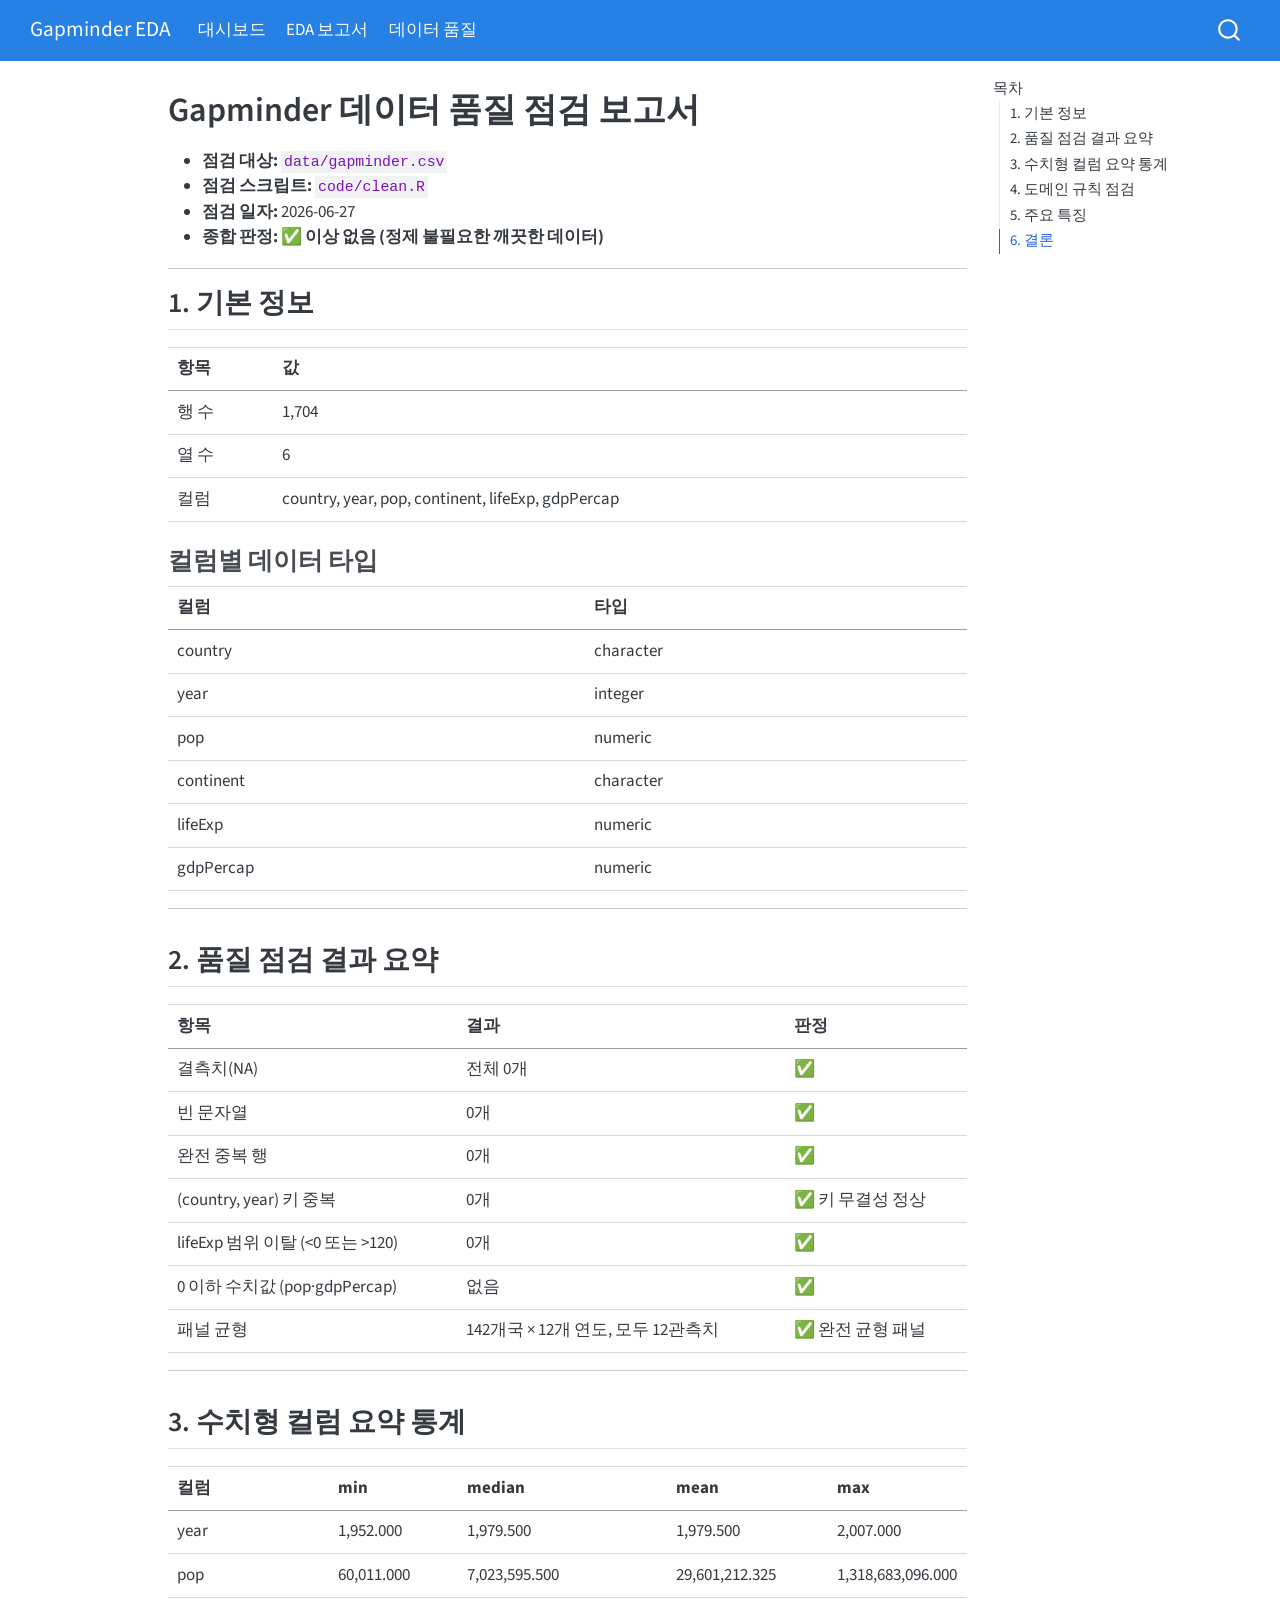
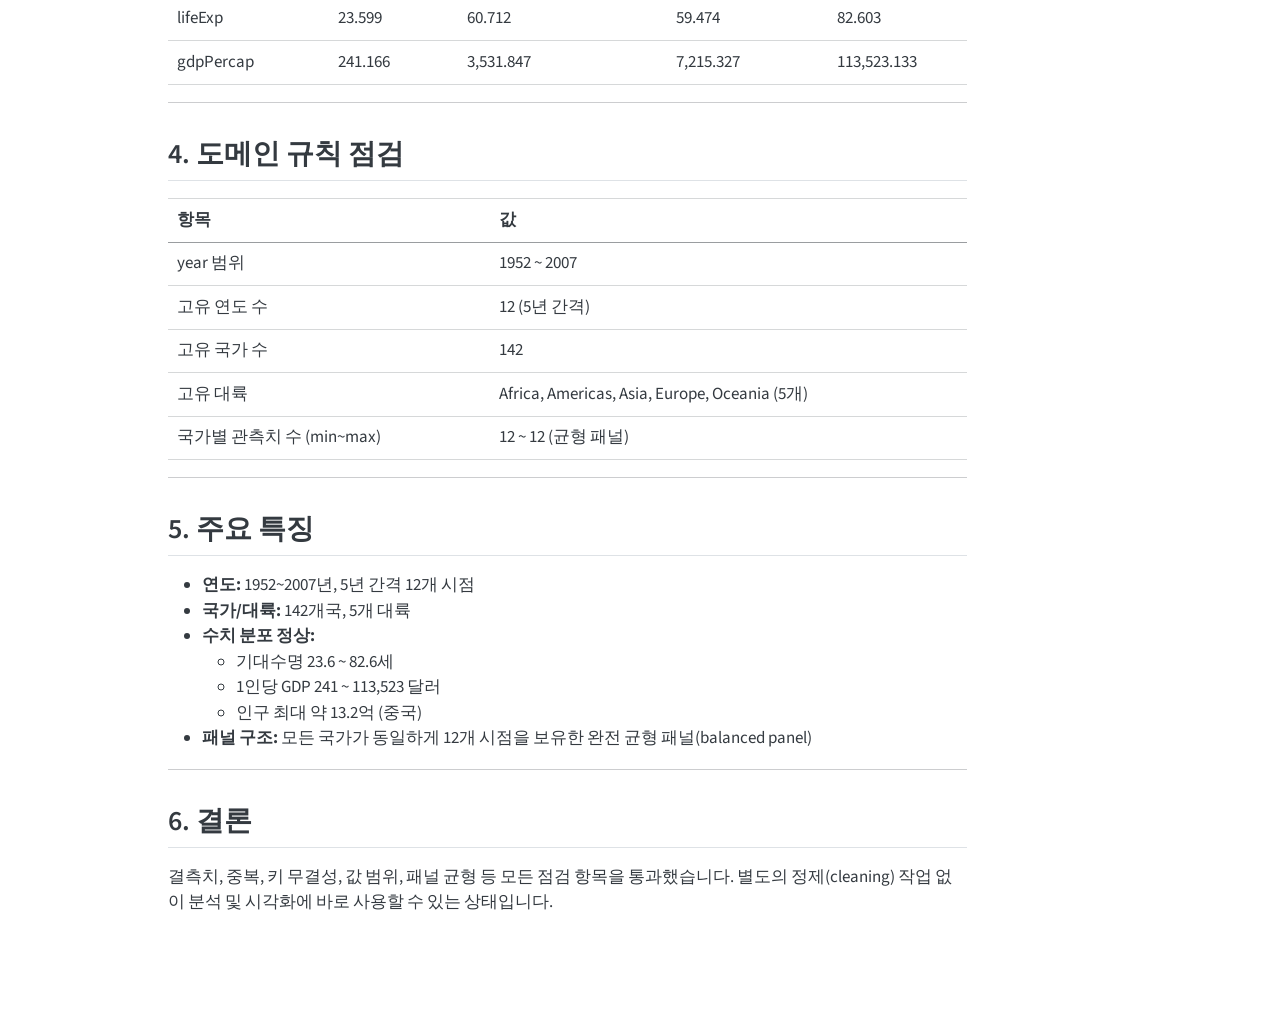
<file: docs/data-quality.html>
<!DOCTYPE html>
<html xmlns="http://www.w3.org/1999/xhtml" lang="ko" xml:lang="ko"><head>

<meta charset="utf-8">
<meta name="generator" content="quarto-1.9.38">

<meta name="viewport" content="width=device-width, initial-scale=1.0, user-scalable=yes">


<title>Gapminder 데이터 품질 점검 보고서 – Gapminder EDA</title>
<style>
/* Default styles provided by pandoc.
** See https://pandoc.org/MANUAL.html#variables-for-html for config info.
*/
code{white-space: pre-wrap;}
span.smallcaps{font-variant: small-caps;}
div.columns{display: flex; gap: min(4vw, 1.5em);}
div.column{flex: auto; overflow-x: auto;}
div.hanging-indent{margin-left: 1.5em; text-indent: -1.5em;}
ul.task-list{list-style: none;}
ul.task-list li input[type="checkbox"] {
  width: 0.8em;
  margin: 0 0.8em 0.2em -1em; /* quarto-specific, see https://github.com/quarto-dev/quarto-cli/issues/4556 */ 
  vertical-align: middle;
}
</style>


<script src="site_libs/quarto-nav/quarto-nav.js"></script>
<script src="site_libs/quarto-nav/headroom.min.js"></script>
<script src="site_libs/clipboard/clipboard.min.js"></script>
<script src="site_libs/quarto-search/autocomplete.umd.js"></script>
<script src="site_libs/quarto-search/fuse.min.js"></script>
<script src="site_libs/quarto-search/quarto-search.js"></script>
<meta name="quarto:offset" content="./">
<script src="site_libs/quarto-html/quarto.js" type="module"></script>
<script src="site_libs/quarto-html/tabsets/tabsets.js" type="module"></script>
<script src="site_libs/quarto-html/popper.min.js"></script>
<script src="site_libs/quarto-html/tippy.umd.min.js"></script>
<script src="site_libs/quarto-html/anchor.min.js"></script>
<link href="site_libs/quarto-html/tippy.css" rel="stylesheet">
<link href="site_libs/quarto-html/quarto-syntax-highlighting-15634bcf2e68342d4ad2dfa704d543f6.css" rel="stylesheet" id="quarto-text-highlighting-styles">
<script src="site_libs/bootstrap/bootstrap.min.js"></script>
<link href="site_libs/bootstrap/bootstrap-icons.css" rel="stylesheet">
<link href="site_libs/bootstrap/bootstrap-ff38ca5759cea8d2b4e40dc1c167d4da.min.css" rel="stylesheet" append-hash="true" id="quarto-bootstrap" data-mode="light">
<script id="quarto-search-options" type="application/json">{
  "location": "navbar",
  "copy-button": false,
  "collapse-after": 3,
  "panel-placement": "end",
  "type": "overlay",
  "limit": 50,
  "keyboard-shortcut": [
    "f",
    "/",
    "s"
  ],
  "show-item-context": false,
  "language": {
    "search-no-results-text": "일치 없음",
    "search-matching-documents-text": "일치된 문서",
    "search-copy-link-title": "검색 링크 복사",
    "search-hide-matches-text": "추가 검색 결과 숨기기",
    "search-more-match-text": "추가 검색결과",
    "search-more-matches-text": "추가 검색결과",
    "search-clear-button-title": "제거",
    "search-text-placeholder": "",
    "search-detached-cancel-button-title": "취소",
    "search-submit-button-title": "검색",
    "search-label": "검색"
  }
}</script>


</head>

<body class="nav-fixed quarto-light">

<div id="quarto-search-results"></div>
  <header id="quarto-header" class="headroom fixed-top">
    <nav class="navbar navbar-expand-lg " data-bs-theme="dark">
      <div class="navbar-container container-fluid">
      <div class="navbar-brand-container mx-auto">
    <a class="navbar-brand" href="./index.html">
    <span class="navbar-title">Gapminder EDA</span>
    </a>
  </div>
            <div id="quarto-search" class="" title="검색"></div>
          <button class="navbar-toggler" type="button" data-bs-toggle="collapse" data-bs-target="#navbarCollapse" aria-controls="navbarCollapse" role="menu" aria-expanded="false" aria-label="탐색 전환" onclick="if (window.quartoToggleHeadroom) { window.quartoToggleHeadroom(); }">
  <span class="navbar-toggler-icon"></span>
</button>
          <div class="collapse navbar-collapse" id="navbarCollapse">
            <ul class="navbar-nav navbar-nav-scroll me-auto">
  <li class="nav-item">
    <a class="nav-link" href="./index.html"> 
<span class="menu-text">대시보드</span></a>
  </li>  
  <li class="nav-item">
    <a class="nav-link" href="./eda-report.html"> 
<span class="menu-text">EDA 보고서</span></a>
  </li>  
  <li class="nav-item">
    <a class="nav-link active" href="./data-quality.html" aria-current="page"> 
<span class="menu-text">데이터 품질</span></a>
  </li>  
</ul>
          </div> <!-- /navcollapse -->
            <div class="quarto-navbar-tools">
</div>
      </div> <!-- /container-fluid -->
    </nav>
</header>
<!-- content -->
<div id="quarto-content" class="quarto-container page-columns page-rows-contents page-layout-article page-navbar">
<!-- sidebar -->
<!-- margin-sidebar -->
    <div id="quarto-margin-sidebar" class="sidebar margin-sidebar">
        <nav id="TOC" role="doc-toc" class="toc-active">
    <h2 id="toc-title">목차</h2>
   
  <ul>
  <li><a href="#기본-정보" id="toc-기본-정보" class="nav-link active" data-scroll-target="#기본-정보">1. 기본 정보</a>
  <ul class="collapse">
  <li><a href="#컬럼별-데이터-타입" id="toc-컬럼별-데이터-타입" class="nav-link" data-scroll-target="#컬럼별-데이터-타입">컬럼별 데이터 타입</a></li>
  </ul></li>
  <li><a href="#품질-점검-결과-요약" id="toc-품질-점검-결과-요약" class="nav-link" data-scroll-target="#품질-점검-결과-요약">2. 품질 점검 결과 요약</a></li>
  <li><a href="#수치형-컬럼-요약-통계" id="toc-수치형-컬럼-요약-통계" class="nav-link" data-scroll-target="#수치형-컬럼-요약-통계">3. 수치형 컬럼 요약 통계</a></li>
  <li><a href="#도메인-규칙-점검" id="toc-도메인-규칙-점검" class="nav-link" data-scroll-target="#도메인-규칙-점검">4. 도메인 규칙 점검</a></li>
  <li><a href="#주요-특징" id="toc-주요-특징" class="nav-link" data-scroll-target="#주요-특징">5. 주요 특징</a></li>
  <li><a href="#결론" id="toc-결론" class="nav-link" data-scroll-target="#결론">6. 결론</a></li>
  </ul>
</nav>
    </div>
<!-- main -->
<main class="content" id="quarto-document-content">

<header id="title-block-header" class="quarto-title-block default">
<div class="quarto-title">
<h1 class="title">Gapminder 데이터 품질 점검 보고서</h1>
</div>



<div class="quarto-title-meta">

    
  
    
  </div>
  


</header>


<ul>
<li><strong>점검 대상:</strong> <code>data/gapminder.csv</code></li>
<li><strong>점검 스크립트:</strong> <code>code/clean.R</code></li>
<li><strong>점검 일자:</strong> 2026-06-27</li>
<li><strong>종합 판정:</strong> ✅ <strong>이상 없음 (정제 불필요한 깨끗한 데이터)</strong></li>
</ul>
<hr>
<section id="기본-정보" class="level2">
<h2 class="anchored" data-anchor-id="기본-정보">1. 기본 정보</h2>
<table class="caption-top table">
<thead>
<tr class="header">
<th>항목</th>
<th>값</th>
</tr>
</thead>
<tbody>
<tr class="odd">
<td>행 수</td>
<td>1,704</td>
</tr>
<tr class="even">
<td>열 수</td>
<td>6</td>
</tr>
<tr class="odd">
<td>컬럼</td>
<td>country, year, pop, continent, lifeExp, gdpPercap</td>
</tr>
</tbody>
</table>
<section id="컬럼별-데이터-타입" class="level3">
<h3 class="anchored" data-anchor-id="컬럼별-데이터-타입">컬럼별 데이터 타입</h3>
<table class="caption-top table">
<thead>
<tr class="header">
<th>컬럼</th>
<th>타입</th>
</tr>
</thead>
<tbody>
<tr class="odd">
<td>country</td>
<td>character</td>
</tr>
<tr class="even">
<td>year</td>
<td>integer</td>
</tr>
<tr class="odd">
<td>pop</td>
<td>numeric</td>
</tr>
<tr class="even">
<td>continent</td>
<td>character</td>
</tr>
<tr class="odd">
<td>lifeExp</td>
<td>numeric</td>
</tr>
<tr class="even">
<td>gdpPercap</td>
<td>numeric</td>
</tr>
</tbody>
</table>
<hr>
</section>
</section>
<section id="품질-점검-결과-요약" class="level2">
<h2 class="anchored" data-anchor-id="품질-점검-결과-요약">2. 품질 점검 결과 요약</h2>
<table class="caption-top table">
<thead>
<tr class="header">
<th>항목</th>
<th>결과</th>
<th>판정</th>
</tr>
</thead>
<tbody>
<tr class="odd">
<td>결측치(NA)</td>
<td>전체 0개</td>
<td>✅</td>
</tr>
<tr class="even">
<td>빈 문자열</td>
<td>0개</td>
<td>✅</td>
</tr>
<tr class="odd">
<td>완전 중복 행</td>
<td>0개</td>
<td>✅</td>
</tr>
<tr class="even">
<td>(country, year) 키 중복</td>
<td>0개</td>
<td>✅ 키 무결성 정상</td>
</tr>
<tr class="odd">
<td>lifeExp 범위 이탈 (&lt;0 또는 &gt;120)</td>
<td>0개</td>
<td>✅</td>
</tr>
<tr class="even">
<td>0 이하 수치값 (pop·gdpPercap)</td>
<td>없음</td>
<td>✅</td>
</tr>
<tr class="odd">
<td>패널 균형</td>
<td>142개국 × 12개 연도, 모두 12관측치</td>
<td>✅ 완전 균형 패널</td>
</tr>
</tbody>
</table>
<hr>
</section>
<section id="수치형-컬럼-요약-통계" class="level2">
<h2 class="anchored" data-anchor-id="수치형-컬럼-요약-통계">3. 수치형 컬럼 요약 통계</h2>
<table class="caption-top table">
<colgroup>
<col style="width: 20%">
<col style="width: 16%">
<col style="width: 26%">
<col style="width: 20%">
<col style="width: 16%">
</colgroup>
<thead>
<tr class="header">
<th>컬럼</th>
<th>min</th>
<th>median</th>
<th>mean</th>
<th>max</th>
</tr>
</thead>
<tbody>
<tr class="odd">
<td>year</td>
<td>1,952.000</td>
<td>1,979.500</td>
<td>1,979.500</td>
<td>2,007.000</td>
</tr>
<tr class="even">
<td>pop</td>
<td>60,011.000</td>
<td>7,023,595.500</td>
<td>29,601,212.325</td>
<td>1,318,683,096.000</td>
</tr>
<tr class="odd">
<td>lifeExp</td>
<td>23.599</td>
<td>60.712</td>
<td>59.474</td>
<td>82.603</td>
</tr>
<tr class="even">
<td>gdpPercap</td>
<td>241.166</td>
<td>3,531.847</td>
<td>7,215.327</td>
<td>113,523.133</td>
</tr>
</tbody>
</table>
<hr>
</section>
<section id="도메인-규칙-점검" class="level2">
<h2 class="anchored" data-anchor-id="도메인-규칙-점검">4. 도메인 규칙 점검</h2>
<table class="caption-top table">
<thead>
<tr class="header">
<th>항목</th>
<th>값</th>
</tr>
</thead>
<tbody>
<tr class="odd">
<td>year 범위</td>
<td>1952 ~ 2007</td>
</tr>
<tr class="even">
<td>고유 연도 수</td>
<td>12 (5년 간격)</td>
</tr>
<tr class="odd">
<td>고유 국가 수</td>
<td>142</td>
</tr>
<tr class="even">
<td>고유 대륙</td>
<td>Africa, Americas, Asia, Europe, Oceania (5개)</td>
</tr>
<tr class="odd">
<td>국가별 관측치 수 (min~max)</td>
<td>12 ~ 12 (균형 패널)</td>
</tr>
</tbody>
</table>
<hr>
</section>
<section id="주요-특징" class="level2">
<h2 class="anchored" data-anchor-id="주요-특징">5. 주요 특징</h2>
<ul>
<li><strong>연도:</strong> 1952~2007년, 5년 간격 12개 시점</li>
<li><strong>국가/대륙:</strong> 142개국, 5개 대륙</li>
<li><strong>수치 분포 정상:</strong>
<ul>
<li>기대수명 23.6 ~ 82.6세</li>
<li>1인당 GDP 241 ~ 113,523 달러</li>
<li>인구 최대 약 13.2억 (중국)</li>
</ul></li>
<li><strong>패널 구조:</strong> 모든 국가가 동일하게 12개 시점을 보유한 완전 균형 패널(balanced panel)</li>
</ul>
<hr>
</section>
<section id="결론" class="level2">
<h2 class="anchored" data-anchor-id="결론">6. 결론</h2>
<p>결측치, 중복, 키 무결성, 값 범위, 패널 균형 등 모든 점검 항목을 통과했습니다. 별도의 정제(cleaning) 작업 없이 분석 및 시각화에 바로 사용할 수 있는 상태입니다.</p>


</section>

</main> <!-- /main -->
<script id="quarto-html-after-body" type="application/javascript">
  window.document.addEventListener("DOMContentLoaded", function (event) {
    const icon = "";
    const anchorJS = new window.AnchorJS();
    anchorJS.options = {
      placement: 'right',
      icon: icon
    };
    anchorJS.add('.anchored');
    const isCodeAnnotation = (el) => {
      for (const clz of el.classList) {
        if (clz.startsWith('code-annotation-')) {                     
          return true;
        }
      }
      return false;
    }
    const onCopySuccess = function(e) {
      // button target
      const button = e.trigger;
      // don't keep focus
      button.blur();
      // flash "checked"
      button.classList.add('code-copy-button-checked');
      var currentTitle = button.getAttribute("title");
      button.setAttribute("title", "복사완료!");
      let tooltip;
      if (window.bootstrap) {
        button.setAttribute("data-bs-toggle", "tooltip");
        button.setAttribute("data-bs-placement", "left");
        button.setAttribute("data-bs-title", "복사완료!");
        tooltip = new bootstrap.Tooltip(button, 
          { trigger: "manual", 
            customClass: "code-copy-button-tooltip",
            offset: [0, -8]});
        tooltip.show();    
      }
      setTimeout(function() {
        if (tooltip) {
          tooltip.hide();
          button.removeAttribute("data-bs-title");
          button.removeAttribute("data-bs-toggle");
          button.removeAttribute("data-bs-placement");
        }
        button.setAttribute("title", currentTitle);
        button.classList.remove('code-copy-button-checked');
      }, 1000);
      // clear code selection
      e.clearSelection();
    }
    const getTextToCopy = function(trigger) {
      const outerScaffold = trigger.parentElement.cloneNode(true);
      const codeEl = outerScaffold.querySelector('code');
      for (const childEl of codeEl.children) {
        if (isCodeAnnotation(childEl)) {
          childEl.remove();
        }
      }
      return codeEl.innerText;
    }
    const clipboard = new window.ClipboardJS('.code-copy-button:not([data-in-quarto-modal])', {
      text: getTextToCopy
    });
    clipboard.on('success', onCopySuccess);
    if (window.document.getElementById('quarto-embedded-source-code-modal')) {
      const clipboardModal = new window.ClipboardJS('.code-copy-button[data-in-quarto-modal]', {
        text: getTextToCopy,
        container: window.document.getElementById('quarto-embedded-source-code-modal')
      });
      clipboardModal.on('success', onCopySuccess);
    }
      var localhostRegex = new RegExp(/^(?:http|https):\/\/localhost\:?[0-9]*\//);
      var mailtoRegex = new RegExp(/^mailto:/);
        var filterRegex = new RegExp('/' + window.location.host + '/');
      var isInternal = (href) => {
          return filterRegex.test(href) || localhostRegex.test(href) || mailtoRegex.test(href);
      }
      // Inspect non-navigation links and adorn them if external
     var links = window.document.querySelectorAll('a[href]:not(.nav-link):not(.navbar-brand):not(.toc-action):not(.sidebar-link):not(.sidebar-item-toggle):not(.pagination-link):not(.no-external):not([aria-hidden]):not(.dropdown-item):not(.quarto-navigation-tool):not(.about-link)');
      for (var i=0; i<links.length; i++) {
        const link = links[i];
        if (!isInternal(link.href)) {
          // undo the damage that might have been done by quarto-nav.js in the case of
          // links that we want to consider external
          if (link.dataset.originalHref !== undefined) {
            link.href = link.dataset.originalHref;
          }
        }
      }
    function tippyHover(el, contentFn, onTriggerFn, onUntriggerFn) {
      const config = {
        allowHTML: true,
        maxWidth: 500,
        delay: 100,
        arrow: false,
        appendTo: function(el) {
            return el.parentElement;
        },
        interactive: true,
        interactiveBorder: 10,
        theme: 'quarto',
        placement: 'bottom-start',
      };
      if (contentFn) {
        config.content = contentFn;
      }
      if (onTriggerFn) {
        config.onTrigger = onTriggerFn;
      }
      if (onUntriggerFn) {
        config.onUntrigger = onUntriggerFn;
      }
      window.tippy(el, config); 
    }
    const noterefs = window.document.querySelectorAll('a[role="doc-noteref"]');
    for (var i=0; i<noterefs.length; i++) {
      const ref = noterefs[i];
      tippyHover(ref, function() {
        // use id or data attribute instead here
        let href = ref.getAttribute('data-footnote-href') || ref.getAttribute('href');
        try { href = new URL(href).hash; } catch {}
        const id = href.replace(/^#\/?/, "");
        const note = window.document.getElementById(id);
        if (note) {
          return note.innerHTML;
        } else {
          return "";
        }
      });
    }
    const xrefs = window.document.querySelectorAll('a.quarto-xref');
    const processXRef = (id, note) => {
      // Strip column container classes
      const stripColumnClz = (el) => {
        el.classList.remove("page-full", "page-columns");
        if (el.children) {
          for (const child of el.children) {
            stripColumnClz(child);
          }
        }
      }
      stripColumnClz(note)
      if (id === null || id.startsWith('sec-')) {
        // Special case sections, only their first couple elements
        const container = document.createElement("div");
        if (note.children && note.children.length > 2) {
          container.appendChild(note.children[0].cloneNode(true));
          for (let i = 1; i < note.children.length; i++) {
            const child = note.children[i];
            if (child.tagName === "P" && child.innerText === "") {
              continue;
            } else {
              container.appendChild(child.cloneNode(true));
              break;
            }
          }
          if (window.Quarto?.typesetMath) {
            window.Quarto.typesetMath(container);
          }
          return container.innerHTML
        } else {
          if (window.Quarto?.typesetMath) {
            window.Quarto.typesetMath(note);
          }
          return note.innerHTML;
        }
      } else {
        // Remove any anchor links if they are present
        const anchorLink = note.querySelector('a.anchorjs-link');
        if (anchorLink) {
          anchorLink.remove();
        }
        if (window.Quarto?.typesetMath) {
          window.Quarto.typesetMath(note);
        }
        if (note.classList.contains("callout")) {
          return note.outerHTML;
        } else {
          return note.innerHTML;
        }
      }
    }
    for (var i=0; i<xrefs.length; i++) {
      const xref = xrefs[i];
      tippyHover(xref, undefined, function(instance) {
        instance.disable();
        let url = xref.getAttribute('href');
        let hash = undefined; 
        if (url.startsWith('#')) {
          hash = url;
        } else {
          try { hash = new URL(url).hash; } catch {}
        }
        if (hash) {
          const id = hash.replace(/^#\/?/, "");
          const note = window.document.getElementById(id);
          if (note !== null) {
            try {
              const html = processXRef(id, note.cloneNode(true));
              instance.setContent(html);
            } finally {
              instance.enable();
              instance.show();
            }
          } else {
            // See if we can fetch this
            fetch(url.split('#')[0])
            .then(res => res.text())
            .then(html => {
              const parser = new DOMParser();
              const htmlDoc = parser.parseFromString(html, "text/html");
              const note = htmlDoc.getElementById(id);
              if (note !== null) {
                const html = processXRef(id, note);
                instance.setContent(html);
              } 
            }).finally(() => {
              instance.enable();
              instance.show();
            });
          }
        } else {
          // See if we can fetch a full url (with no hash to target)
          // This is a special case and we should probably do some content thinning / targeting
          fetch(url)
          .then(res => res.text())
          .then(html => {
            const parser = new DOMParser();
            const htmlDoc = parser.parseFromString(html, "text/html");
            const note = htmlDoc.querySelector('main.content');
            if (note !== null) {
              // This should only happen for chapter cross references
              // (since there is no id in the URL)
              // remove the first header
              if (note.children.length > 0 && note.children[0].tagName === "HEADER") {
                note.children[0].remove();
              }
              const html = processXRef(null, note);
              instance.setContent(html);
            } 
          }).finally(() => {
            instance.enable();
            instance.show();
          });
        }
      }, function(instance) {
      });
    }
        let selectedAnnoteEl;
        const selectorForAnnotation = ( cell, annotation) => {
          let cellAttr = 'data-code-cell="' + cell + '"';
          let lineAttr = 'data-code-annotation="' +  annotation + '"';
          const selector = 'span[' + cellAttr + '][' + lineAttr + ']';
          return selector;
        }
        const selectCodeLines = (annoteEl) => {
          const doc = window.document;
          const targetCell = annoteEl.getAttribute("data-target-cell");
          const targetAnnotation = annoteEl.getAttribute("data-target-annotation");
          const annoteSpan = window.document.querySelector(selectorForAnnotation(targetCell, targetAnnotation));
          const lines = annoteSpan.getAttribute("data-code-lines").split(",");
          const lineIds = lines.map((line) => {
            return targetCell + "-" + line;
          })
          let top = null;
          let height = null;
          let parent = null;
          if (lineIds.length > 0) {
              //compute the position of the single el (top and bottom and make a div)
              const el = window.document.getElementById(lineIds[0]);
              top = el.offsetTop;
              height = el.offsetHeight;
              parent = el.parentElement.parentElement;
            if (lineIds.length > 1) {
              const lastEl = window.document.getElementById(lineIds[lineIds.length - 1]);
              const bottom = lastEl.offsetTop + lastEl.offsetHeight;
              height = bottom - top;
            }
            if (top !== null && height !== null && parent !== null) {
              // cook up a div (if necessary) and position it 
              let div = window.document.getElementById("code-annotation-line-highlight");
              if (div === null) {
                div = window.document.createElement("div");
                div.setAttribute("id", "code-annotation-line-highlight");
                div.style.position = 'absolute';
                parent.appendChild(div);
              }
              div.style.top = top - 2 + "px";
              div.style.height = height + 4 + "px";
              div.style.left = 0;
              let gutterDiv = window.document.getElementById("code-annotation-line-highlight-gutter");
              if (gutterDiv === null) {
                gutterDiv = window.document.createElement("div");
                gutterDiv.setAttribute("id", "code-annotation-line-highlight-gutter");
                gutterDiv.style.position = 'absolute';
                const codeCell = window.document.getElementById(targetCell);
                const gutter = codeCell.querySelector('.code-annotation-gutter');
                gutter.appendChild(gutterDiv);
              }
              gutterDiv.style.top = top - 2 + "px";
              gutterDiv.style.height = height + 4 + "px";
            }
            selectedAnnoteEl = annoteEl;
          }
        };
        const unselectCodeLines = () => {
          const elementsIds = ["code-annotation-line-highlight", "code-annotation-line-highlight-gutter"];
          elementsIds.forEach((elId) => {
            const div = window.document.getElementById(elId);
            if (div) {
              div.remove();
            }
          });
          selectedAnnoteEl = undefined;
        };
          // Handle positioning of the toggle
      window.addEventListener(
        "resize",
        throttle(() => {
          elRect = undefined;
          if (selectedAnnoteEl) {
            selectCodeLines(selectedAnnoteEl);
          }
        }, 10)
      );
      function throttle(fn, ms) {
      let throttle = false;
      let timer;
        return (...args) => {
          if(!throttle) { // first call gets through
              fn.apply(this, args);
              throttle = true;
          } else { // all the others get throttled
              if(timer) clearTimeout(timer); // cancel #2
              timer = setTimeout(() => {
                fn.apply(this, args);
                timer = throttle = false;
              }, ms);
          }
        };
      }
        // Attach click handler to the DT
        const annoteDls = window.document.querySelectorAll('dt[data-target-cell]');
        for (const annoteDlNode of annoteDls) {
          annoteDlNode.addEventListener('click', (event) => {
            const clickedEl = event.target;
            if (clickedEl !== selectedAnnoteEl) {
              unselectCodeLines();
              const activeEl = window.document.querySelector('dt[data-target-cell].code-annotation-active');
              if (activeEl) {
                activeEl.classList.remove('code-annotation-active');
              }
              selectCodeLines(clickedEl);
              clickedEl.classList.add('code-annotation-active');
            } else {
              // Unselect the line
              unselectCodeLines();
              clickedEl.classList.remove('code-annotation-active');
            }
          });
        }
    const findCites = (el) => {
      const parentEl = el.parentElement;
      if (parentEl) {
        const cites = parentEl.dataset.cites;
        if (cites) {
          return {
            el,
            cites: cites.split(' ')
          };
        } else {
          return findCites(el.parentElement)
        }
      } else {
        return undefined;
      }
    };
    var bibliorefs = window.document.querySelectorAll('a[role="doc-biblioref"]');
    for (var i=0; i<bibliorefs.length; i++) {
      const ref = bibliorefs[i];
      const citeInfo = findCites(ref);
      if (citeInfo) {
        tippyHover(citeInfo.el, function() {
          var popup = window.document.createElement('div');
          citeInfo.cites.forEach(function(cite) {
            var citeDiv = window.document.createElement('div');
            citeDiv.classList.add('hanging-indent');
            citeDiv.classList.add('csl-entry');
            var biblioDiv = window.document.getElementById('ref-' + cite);
            if (biblioDiv) {
              citeDiv.innerHTML = biblioDiv.innerHTML;
            }
            popup.appendChild(citeDiv);
          });
          return popup.innerHTML;
        });
      }
    }
  });
  </script>
</div> <!-- /content -->




</body></html>
</file>
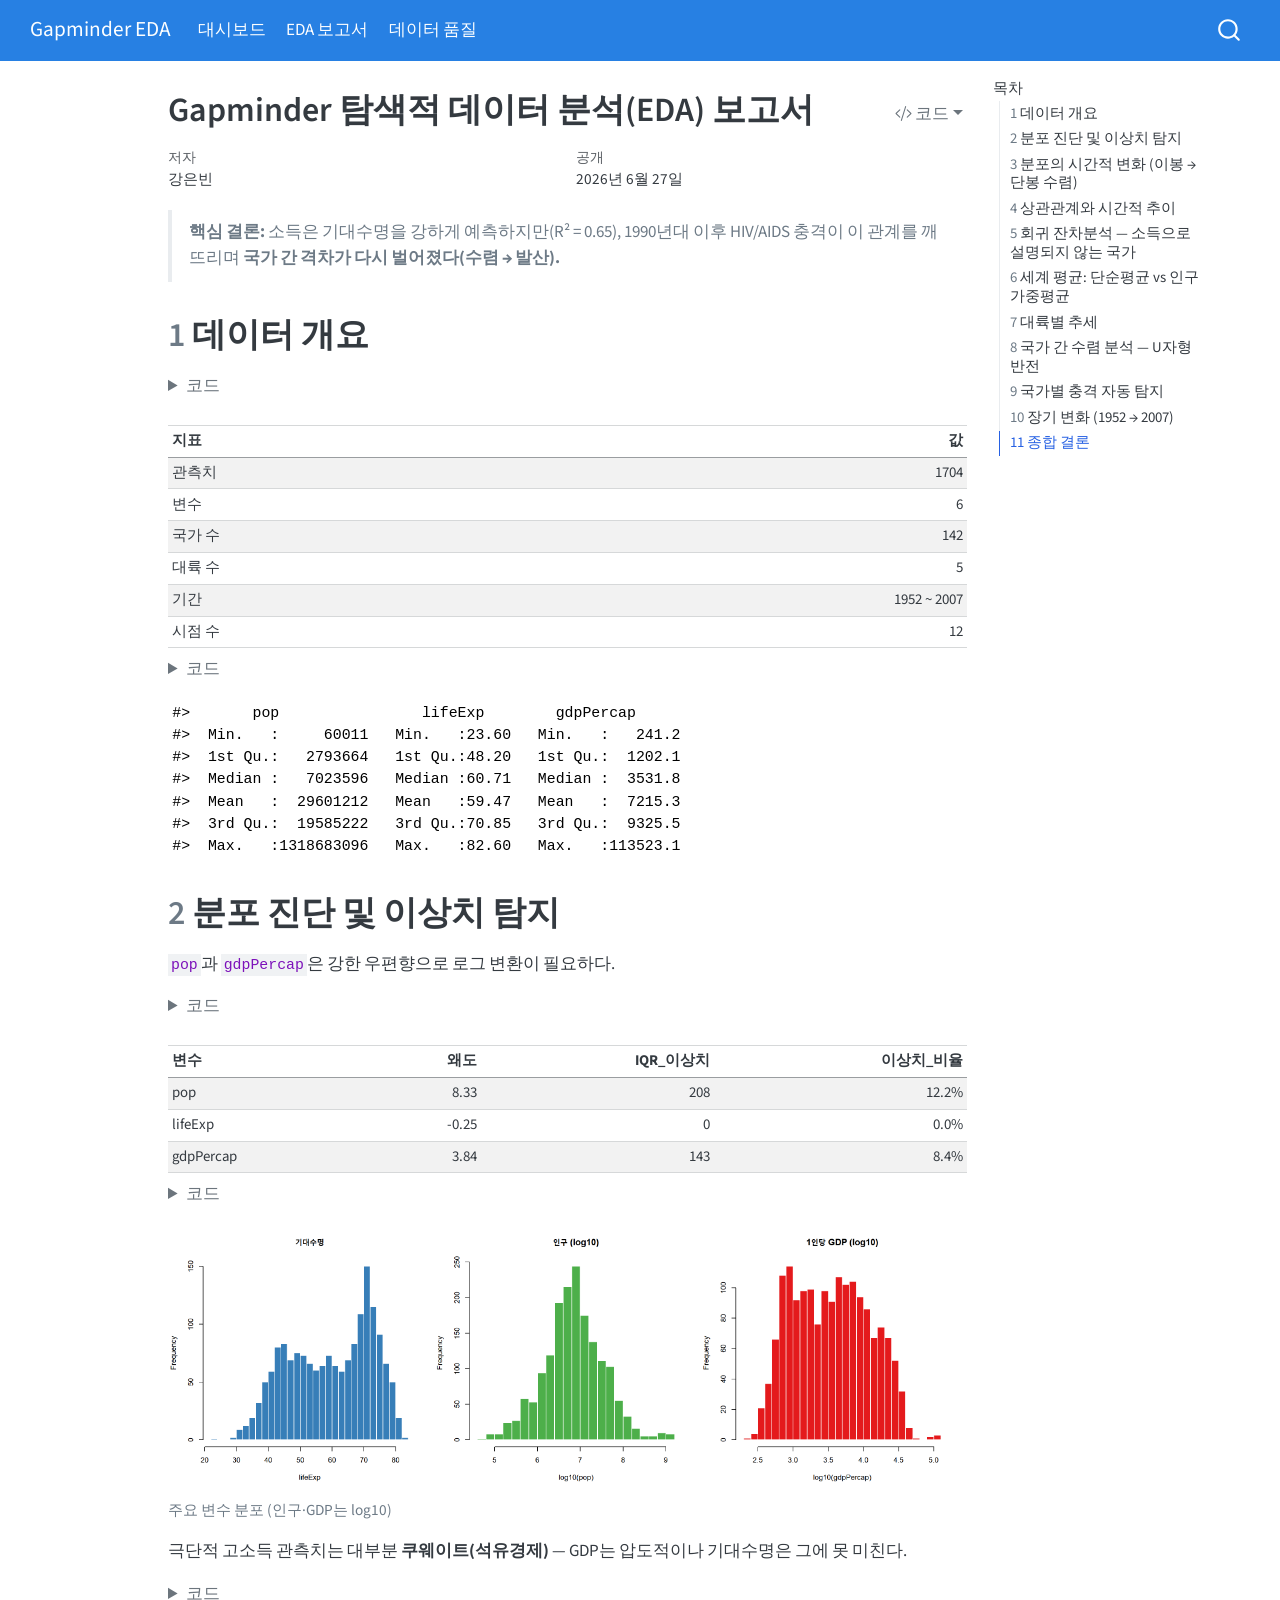
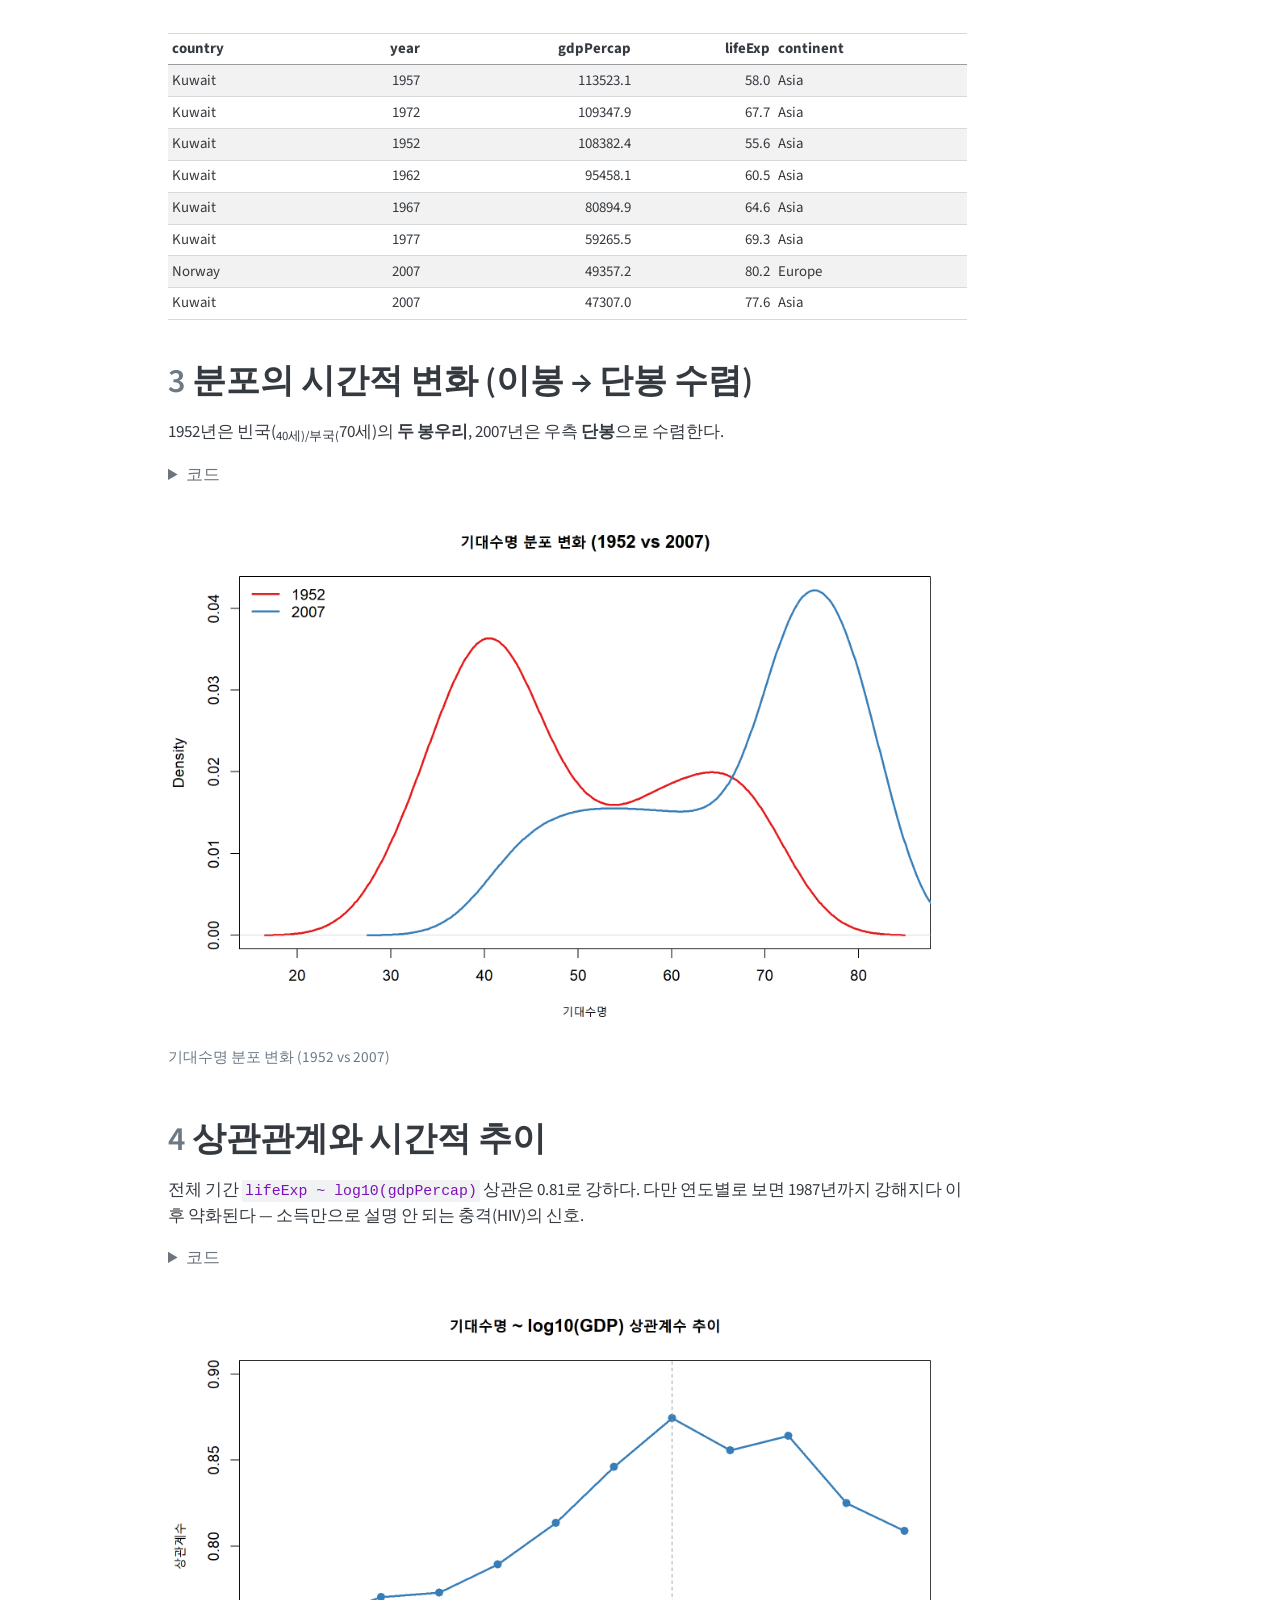
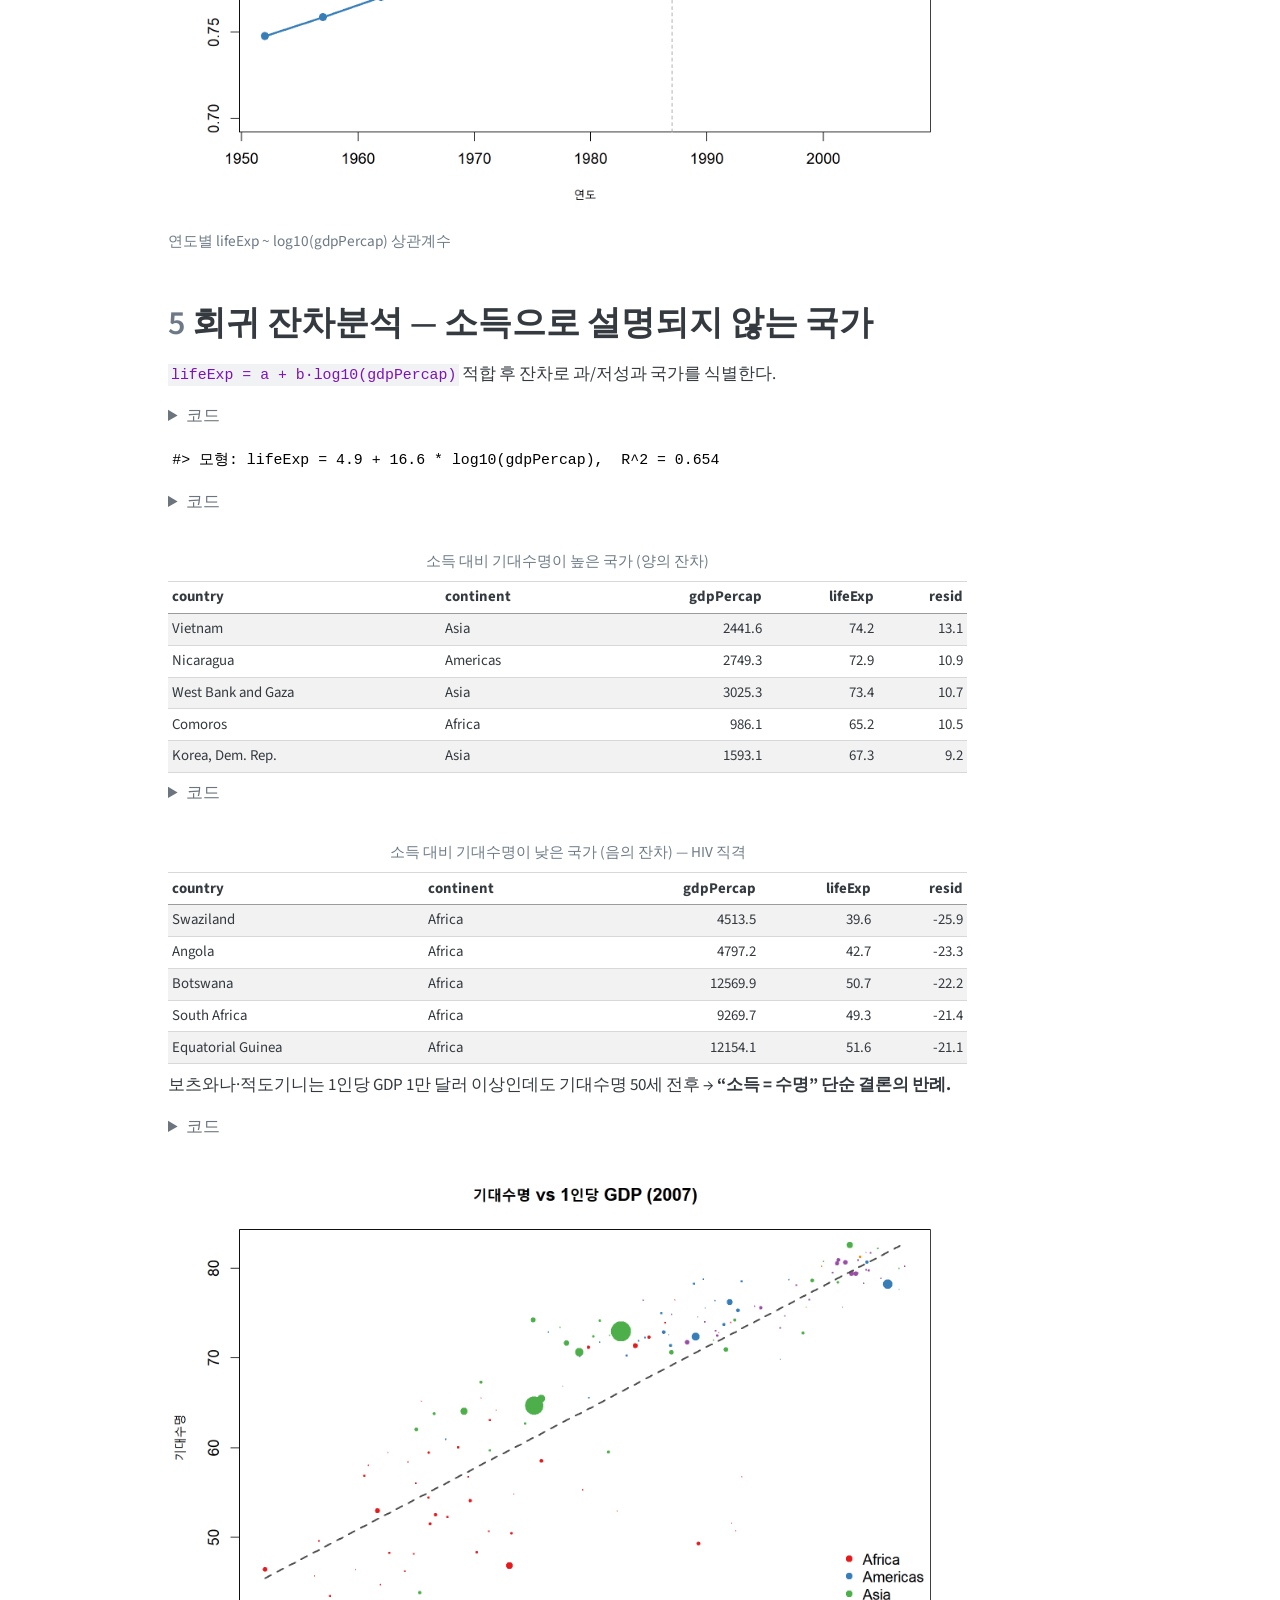
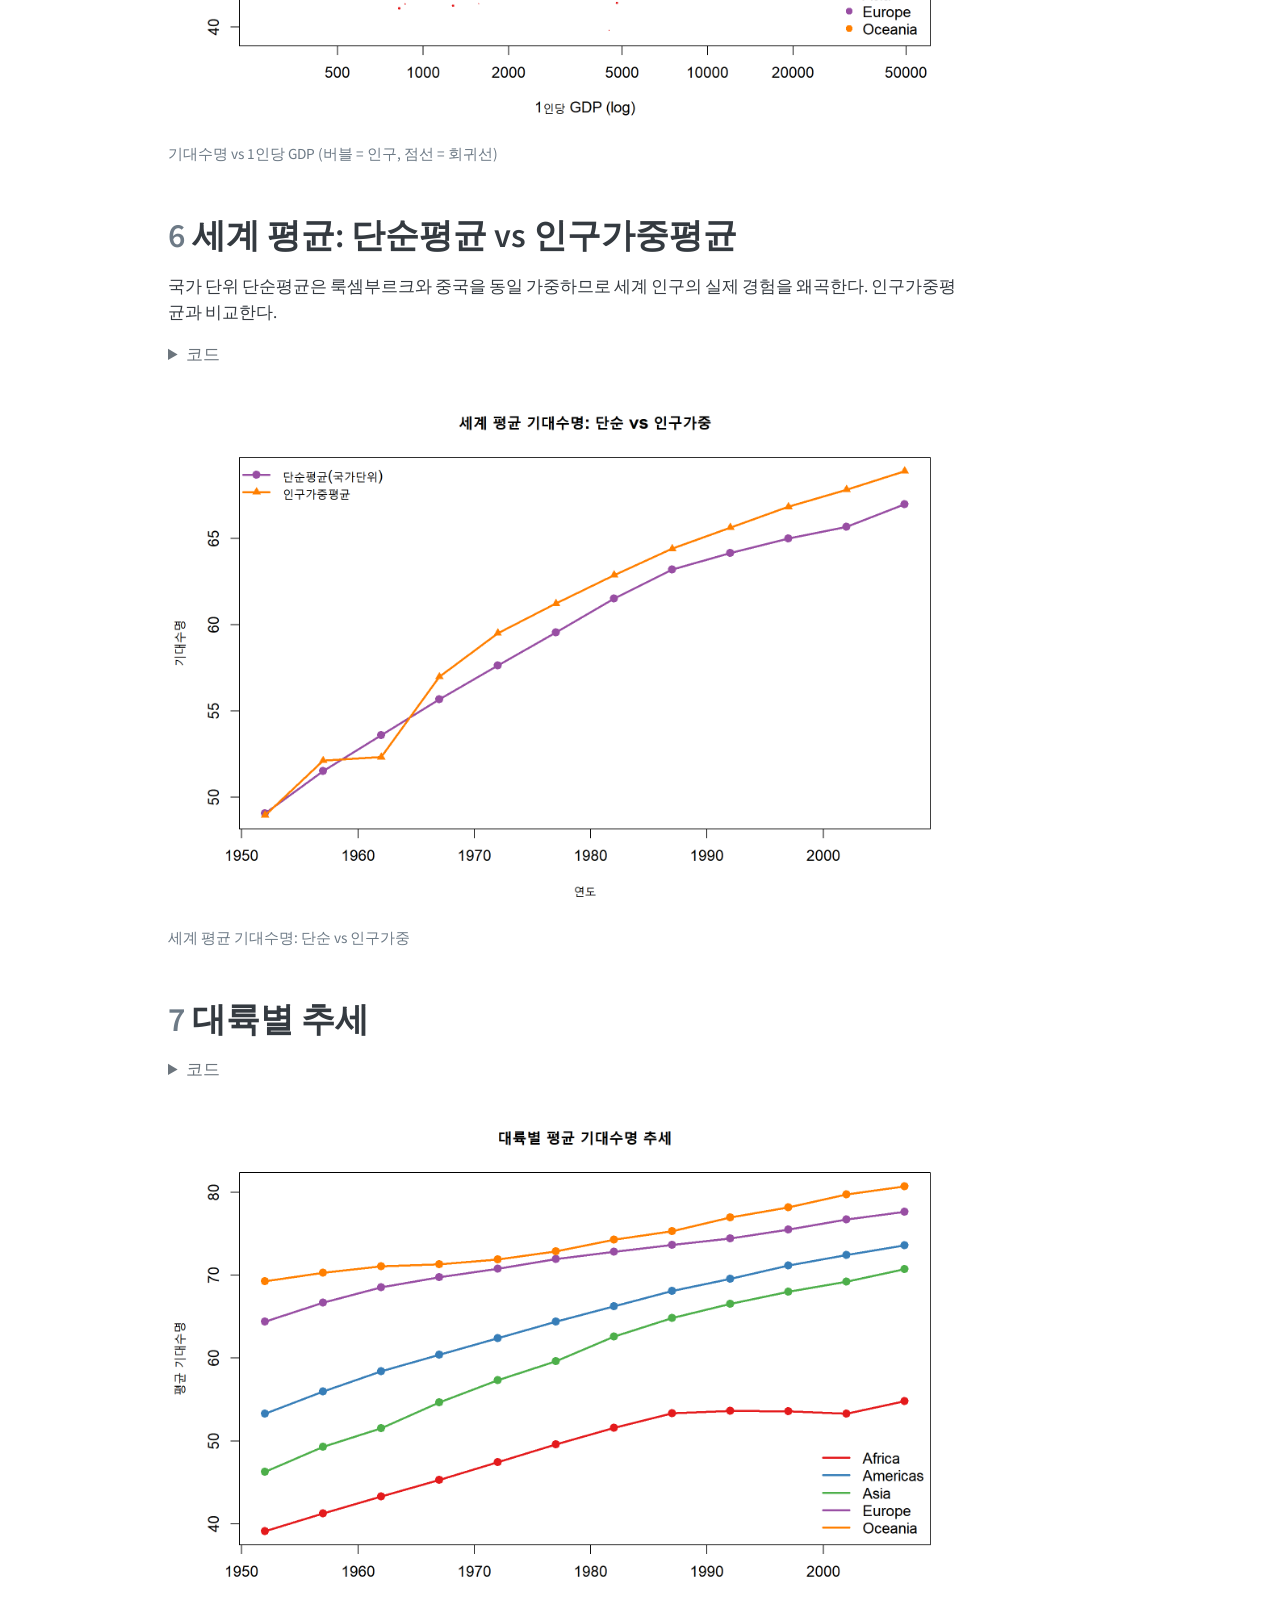
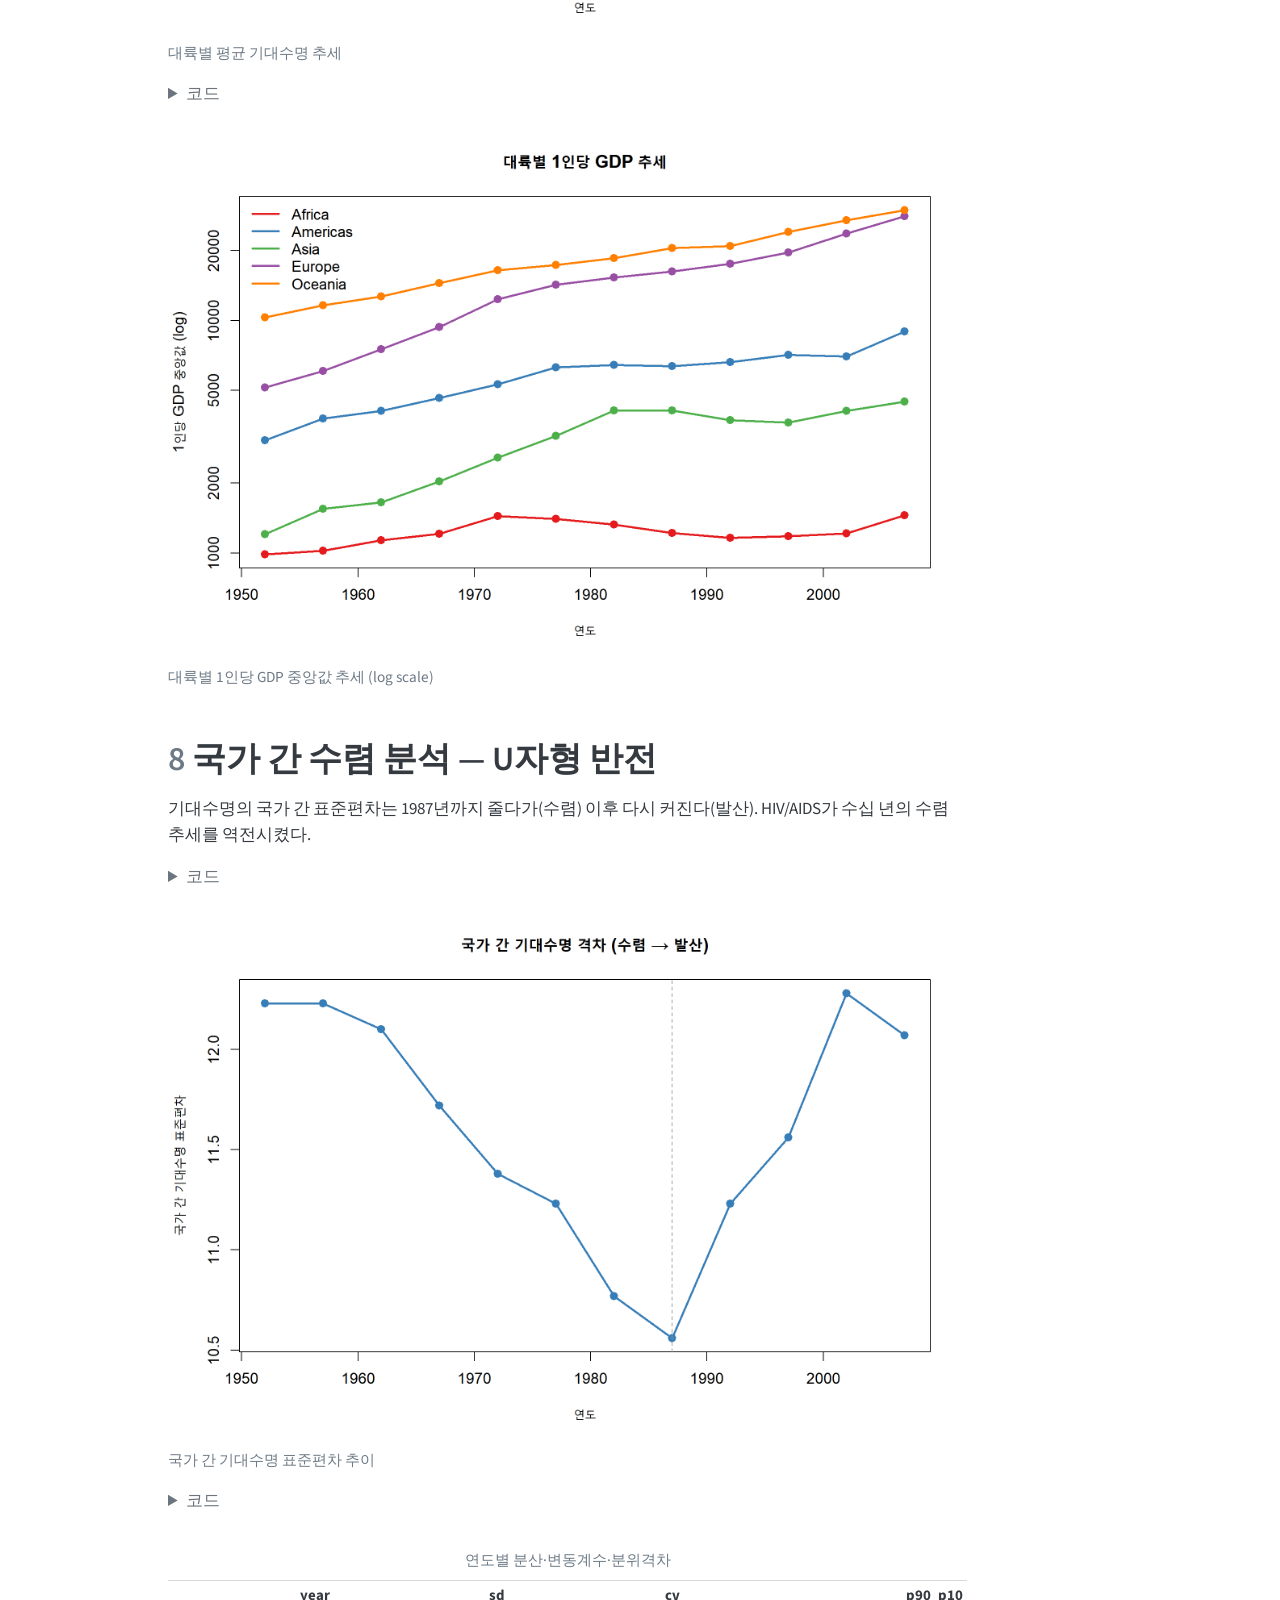
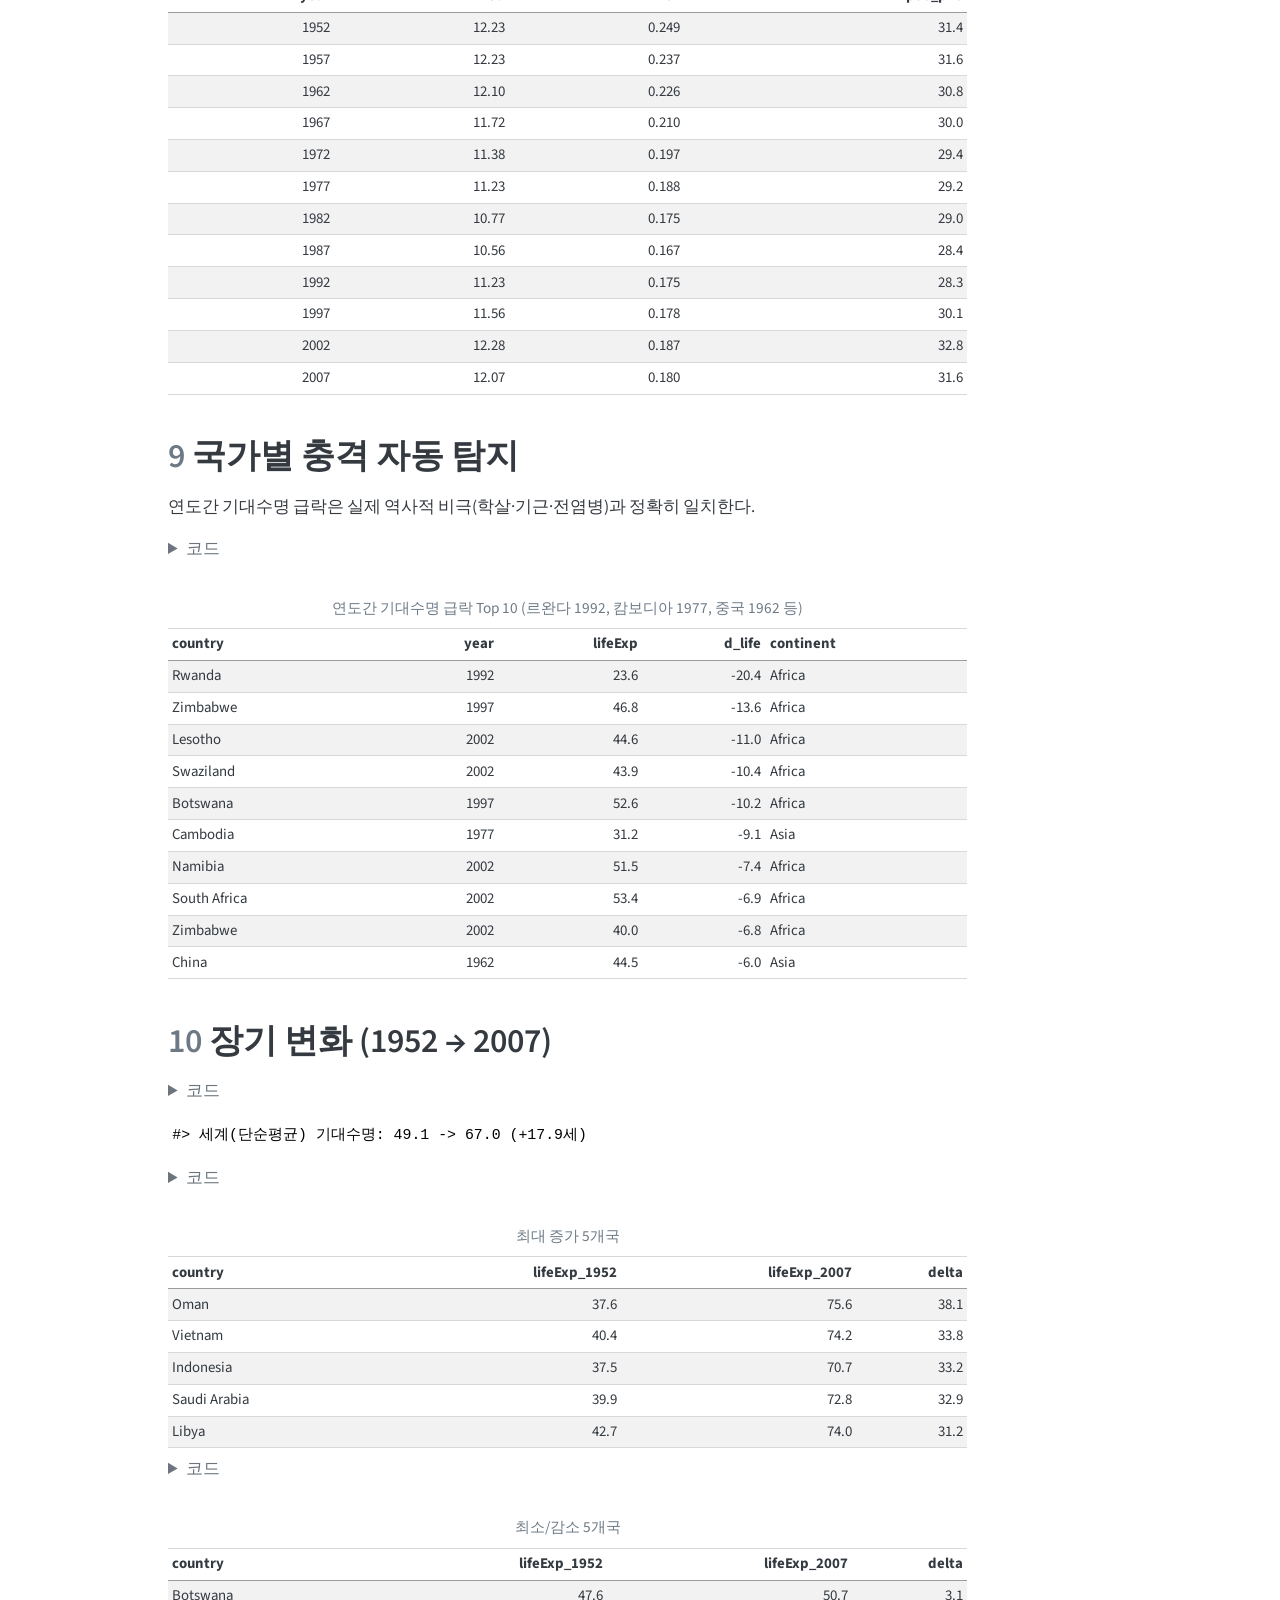
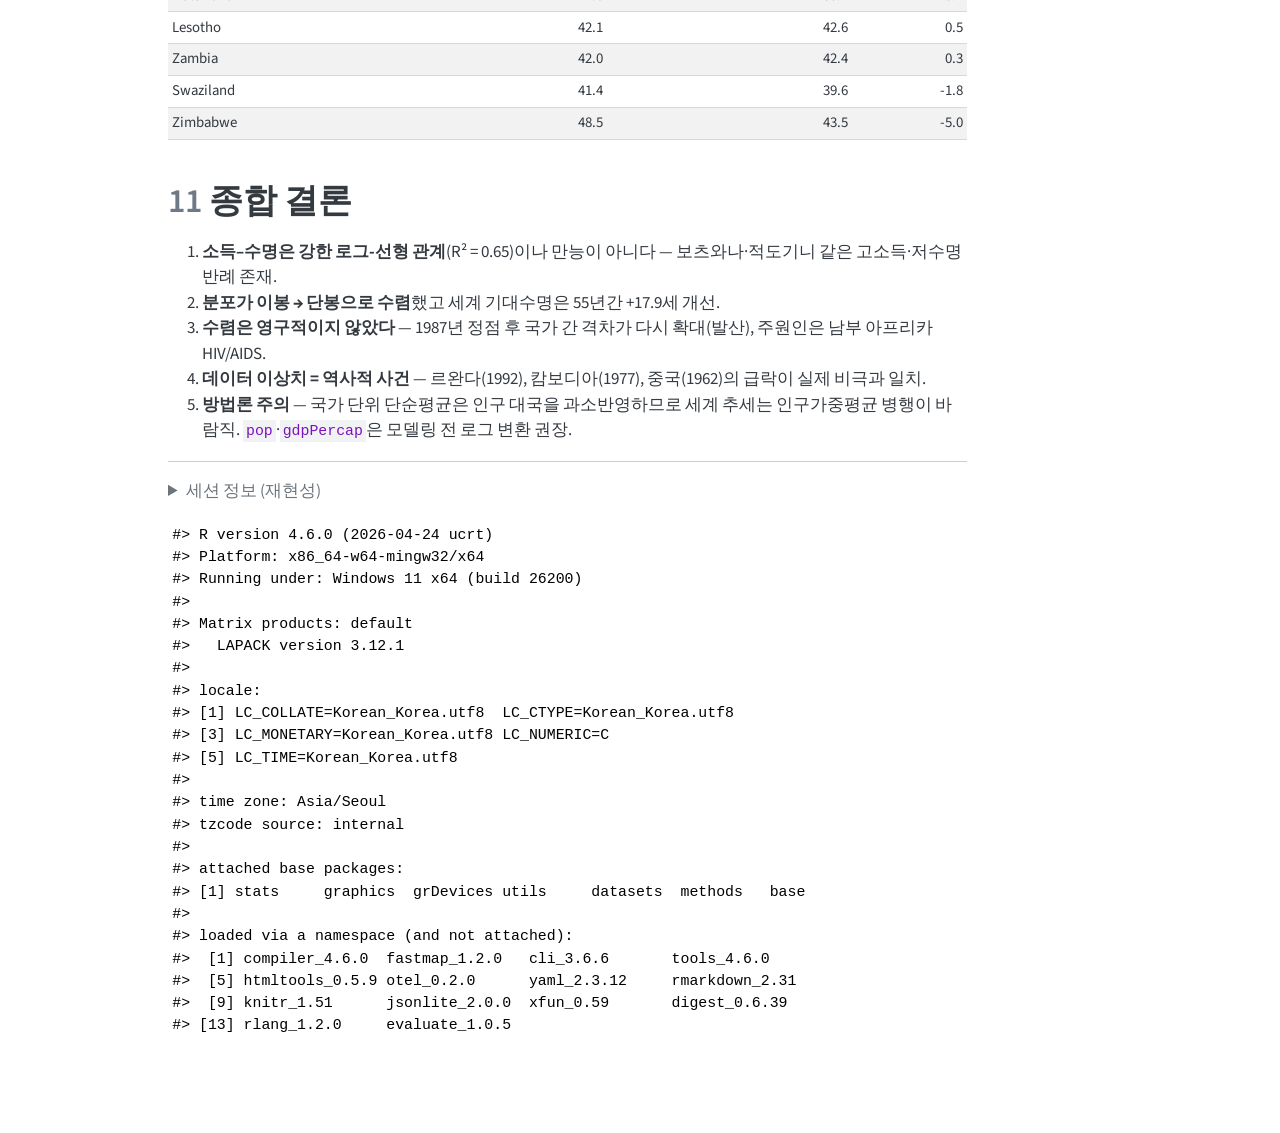
<file: docs/eda-report.html>
<!DOCTYPE html>
<html xmlns="http://www.w3.org/1999/xhtml" lang="ko" xml:lang="ko"><head>

<meta charset="utf-8">
<meta name="generator" content="quarto-1.9.38">

<meta name="viewport" content="width=device-width, initial-scale=1.0, user-scalable=yes">

<meta name="author" content="강은빈">

<title>Gapminder 탐색적 데이터 분석(EDA) 보고서 – Gapminder EDA</title>
<style>
/* Default styles provided by pandoc.
** See https://pandoc.org/MANUAL.html#variables-for-html for config info.
*/
code{white-space: pre-wrap;}
span.smallcaps{font-variant: small-caps;}
div.columns{display: flex; gap: min(4vw, 1.5em);}
div.column{flex: auto; overflow-x: auto;}
div.hanging-indent{margin-left: 1.5em; text-indent: -1.5em;}
ul.task-list{list-style: none;}
ul.task-list li input[type="checkbox"] {
  width: 0.8em;
  margin: 0 0.8em 0.2em -1em; /* quarto-specific, see https://github.com/quarto-dev/quarto-cli/issues/4556 */ 
  vertical-align: middle;
}
/* CSS for syntax highlighting */
html { -webkit-text-size-adjust: 100%; }
pre > code.sourceCode { white-space: pre; position: relative; }
pre > code.sourceCode > span { display: inline-block; line-height: 1.25; }
pre > code.sourceCode > span:empty { height: 1.2em; }
.sourceCode { overflow: visible; }
code.sourceCode > span { color: inherit; text-decoration: inherit; }
div.sourceCode { margin: 1em 0; }
pre.sourceCode { margin: 0; }
@media screen {
div.sourceCode { overflow: auto; }
}
@media print {
pre > code.sourceCode { white-space: pre-wrap; }
pre > code.sourceCode > span { text-indent: -5em; padding-left: 5em; }
}
pre.numberSource code
  { counter-reset: source-line 0; }
pre.numberSource code > span
  { position: relative; left: -4em; counter-increment: source-line; }
pre.numberSource code > span > a:first-child::before
  { content: counter(source-line);
    position: relative; left: -1em; text-align: right; vertical-align: baseline;
    border: none; display: inline-block;
    -webkit-touch-callout: none; -webkit-user-select: none;
    -khtml-user-select: none; -moz-user-select: none;
    -ms-user-select: none; user-select: none;
    padding: 0 4px; width: 4em;
  }
pre.numberSource { margin-left: 3em;  padding-left: 4px; }
div.sourceCode
  {   }
@media screen {
pre > code.sourceCode > span > a:first-child::before { text-decoration: underline; }
}
</style>


<script src="site_libs/quarto-nav/quarto-nav.js"></script>
<script src="site_libs/quarto-nav/headroom.min.js"></script>
<script src="site_libs/clipboard/clipboard.min.js"></script>
<script src="site_libs/quarto-search/autocomplete.umd.js"></script>
<script src="site_libs/quarto-search/fuse.min.js"></script>
<script src="site_libs/quarto-search/quarto-search.js"></script>
<meta name="quarto:offset" content="./">
<script src="site_libs/quarto-html/quarto.js" type="module"></script>
<script src="site_libs/quarto-html/tabsets/tabsets.js" type="module"></script>
<script src="site_libs/quarto-html/popper.min.js"></script>
<script src="site_libs/quarto-html/tippy.umd.min.js"></script>
<script src="site_libs/quarto-html/anchor.min.js"></script>
<link href="site_libs/quarto-html/tippy.css" rel="stylesheet">
<link href="site_libs/quarto-html/quarto-syntax-highlighting-15634bcf2e68342d4ad2dfa704d543f6.css" rel="stylesheet" id="quarto-text-highlighting-styles">
<script src="site_libs/bootstrap/bootstrap.min.js"></script>
<link href="site_libs/bootstrap/bootstrap-icons.css" rel="stylesheet">
<link href="site_libs/bootstrap/bootstrap-ff38ca5759cea8d2b4e40dc1c167d4da.min.css" rel="stylesheet" append-hash="true" id="quarto-bootstrap" data-mode="light">
<script id="quarto-search-options" type="application/json">{
  "location": "navbar",
  "copy-button": false,
  "collapse-after": 3,
  "panel-placement": "end",
  "type": "overlay",
  "limit": 50,
  "keyboard-shortcut": [
    "f",
    "/",
    "s"
  ],
  "show-item-context": false,
  "language": {
    "search-no-results-text": "일치 없음",
    "search-matching-documents-text": "일치된 문서",
    "search-copy-link-title": "검색 링크 복사",
    "search-hide-matches-text": "추가 검색 결과 숨기기",
    "search-more-match-text": "추가 검색결과",
    "search-more-matches-text": "추가 검색결과",
    "search-clear-button-title": "제거",
    "search-text-placeholder": "",
    "search-detached-cancel-button-title": "취소",
    "search-submit-button-title": "검색",
    "search-label": "검색"
  }
}</script>


</head>

<body class="nav-fixed quarto-light">

<div id="quarto-search-results"></div>
  <header id="quarto-header" class="headroom fixed-top">
    <nav class="navbar navbar-expand-lg " data-bs-theme="dark">
      <div class="navbar-container container-fluid">
      <div class="navbar-brand-container mx-auto">
    <a class="navbar-brand" href="./index.html">
    <span class="navbar-title">Gapminder EDA</span>
    </a>
  </div>
            <div id="quarto-search" class="" title="검색"></div>
          <button class="navbar-toggler" type="button" data-bs-toggle="collapse" data-bs-target="#navbarCollapse" aria-controls="navbarCollapse" role="menu" aria-expanded="false" aria-label="탐색 전환" onclick="if (window.quartoToggleHeadroom) { window.quartoToggleHeadroom(); }">
  <span class="navbar-toggler-icon"></span>
</button>
          <div class="collapse navbar-collapse" id="navbarCollapse">
            <ul class="navbar-nav navbar-nav-scroll me-auto">
  <li class="nav-item">
    <a class="nav-link" href="./index.html"> 
<span class="menu-text">대시보드</span></a>
  </li>  
  <li class="nav-item">
    <a class="nav-link active" href="./eda-report.html" aria-current="page"> 
<span class="menu-text">EDA 보고서</span></a>
  </li>  
  <li class="nav-item">
    <a class="nav-link" href="./data-quality.html"> 
<span class="menu-text">데이터 품질</span></a>
  </li>  
</ul>
          </div> <!-- /navcollapse -->
            <div class="quarto-navbar-tools">
</div>
      </div> <!-- /container-fluid -->
    </nav>
</header>
<!-- content -->
<div id="quarto-content" class="quarto-container page-columns page-rows-contents page-layout-article page-navbar">
<!-- sidebar -->
<!-- margin-sidebar -->
    <div id="quarto-margin-sidebar" class="sidebar margin-sidebar">
        <nav id="TOC" role="doc-toc" class="toc-active">
    <h2 id="toc-title">목차</h2>
   
  <ul>
  <li><a href="#데이터-개요" id="toc-데이터-개요" class="nav-link active" data-scroll-target="#데이터-개요"><span class="header-section-number">1</span> 데이터 개요</a></li>
  <li><a href="#분포-진단-및-이상치-탐지" id="toc-분포-진단-및-이상치-탐지" class="nav-link" data-scroll-target="#분포-진단-및-이상치-탐지"><span class="header-section-number">2</span> 분포 진단 및 이상치 탐지</a></li>
  <li><a href="#분포의-시간적-변화-이봉-단봉-수렴" id="toc-분포의-시간적-변화-이봉-단봉-수렴" class="nav-link" data-scroll-target="#분포의-시간적-변화-이봉-단봉-수렴"><span class="header-section-number">3</span> 분포의 시간적 변화 (이봉 → 단봉 수렴)</a></li>
  <li><a href="#상관관계와-시간적-추이" id="toc-상관관계와-시간적-추이" class="nav-link" data-scroll-target="#상관관계와-시간적-추이"><span class="header-section-number">4</span> 상관관계와 시간적 추이</a></li>
  <li><a href="#회귀-잔차분석-소득으로-설명되지-않는-국가" id="toc-회귀-잔차분석-소득으로-설명되지-않는-국가" class="nav-link" data-scroll-target="#회귀-잔차분석-소득으로-설명되지-않는-국가"><span class="header-section-number">5</span> 회귀 잔차분석 — 소득으로 설명되지 않는 국가</a></li>
  <li><a href="#세계-평균-단순평균-vs-인구가중평균" id="toc-세계-평균-단순평균-vs-인구가중평균" class="nav-link" data-scroll-target="#세계-평균-단순평균-vs-인구가중평균"><span class="header-section-number">6</span> 세계 평균: 단순평균 vs 인구가중평균</a></li>
  <li><a href="#대륙별-추세" id="toc-대륙별-추세" class="nav-link" data-scroll-target="#대륙별-추세"><span class="header-section-number">7</span> 대륙별 추세</a></li>
  <li><a href="#국가-간-수렴-분석-u자형-반전" id="toc-국가-간-수렴-분석-u자형-반전" class="nav-link" data-scroll-target="#국가-간-수렴-분석-u자형-반전"><span class="header-section-number">8</span> 국가 간 수렴 분석 — U자형 반전</a></li>
  <li><a href="#국가별-충격-자동-탐지" id="toc-국가별-충격-자동-탐지" class="nav-link" data-scroll-target="#국가별-충격-자동-탐지"><span class="header-section-number">9</span> 국가별 충격 자동 탐지</a></li>
  <li><a href="#장기-변화-1952-2007" id="toc-장기-변화-1952-2007" class="nav-link" data-scroll-target="#장기-변화-1952-2007"><span class="header-section-number">10</span> 장기 변화 (1952 → 2007)</a></li>
  <li><a href="#종합-결론" id="toc-종합-결론" class="nav-link" data-scroll-target="#종합-결론"><span class="header-section-number">11</span> 종합 결론</a></li>
  </ul>
</nav>
    </div>
<!-- main -->
<main class="content" id="quarto-document-content">

<header id="title-block-header" class="quarto-title-block default">
<div class="quarto-title">
<div class="quarto-title-block"><div><h1 class="title">Gapminder 탐색적 데이터 분석(EDA) 보고서</h1><button type="button" class="btn code-tools-button dropdown-toggle" id="quarto-code-tools-menu" data-bs-toggle="dropdown" aria-expanded="false"><i class="bi"></i> 코드</button><ul class="dropdown-menu dropdown-menu-end" aria-labelelledby="quarto-code-tools-menu"><li><a id="quarto-show-all-code" class="dropdown-item" href="javascript:void(0)" role="button">전체 코드 표시</a></li><li><a id="quarto-hide-all-code" class="dropdown-item" href="javascript:void(0)" role="button">전체 코드 숨기기</a></li><li><hr class="dropdown-divider"></li><li><a id="quarto-view-source" class="dropdown-item" href="javascript:void(0)" role="button">소스 코드 표시</a></li></ul></div></div>
</div>



<div class="quarto-title-meta">

    <div>
    <div class="quarto-title-meta-heading">저자</div>
    <div class="quarto-title-meta-contents">
             <p>강은빈 </p>
          </div>
  </div>
    
    <div>
    <div class="quarto-title-meta-heading">공개</div>
    <div class="quarto-title-meta-contents">
      <p class="date">2026년 6월 27일</p>
    </div>
  </div>
  
    
  </div>
  


</header>


<blockquote class="blockquote">
<p><strong>핵심 결론:</strong> 소득은 기대수명을 강하게 예측하지만(R² = 0.65), 1990년대 이후 HIV/AIDS 충격이 이 관계를 깨뜨리며 <strong>국가 간 격차가 다시 벌어졌다(수렴 → 발산).</strong></p>
</blockquote>
<section id="데이터-개요" class="level1" data-number="1">
<h1 data-number="1"><span class="header-section-number">1</span> 데이터 개요</h1>
<div class="cell">
<details class="code-fold">
<summary>코드</summary>
<div class="code-copy-outer-scaffold"><div class="sourceCode cell-code" id="cb1"><pre class="sourceCode r code-with-copy"><code class="sourceCode r"><span id="cb1-1"><a href="#cb1-1" aria-hidden="true" tabindex="-1"></a><span class="fu">data.frame</span>(</span>
<span id="cb1-2"><a href="#cb1-2" aria-hidden="true" tabindex="-1"></a>  지표 <span class="ot">=</span> <span class="fu">c</span>(<span class="st">"관측치"</span>, <span class="st">"변수"</span>, <span class="st">"국가 수"</span>, <span class="st">"대륙 수"</span>, <span class="st">"기간"</span>, <span class="st">"시점 수"</span>),</span>
<span id="cb1-3"><a href="#cb1-3" aria-hidden="true" tabindex="-1"></a>  값   <span class="ot">=</span> <span class="fu">c</span>(<span class="fu">nrow</span>(df), <span class="fu">ncol</span>(df), <span class="fu">length</span>(<span class="fu">unique</span>(df<span class="sc">$</span>country)),</span>
<span id="cb1-4"><a href="#cb1-4" aria-hidden="true" tabindex="-1"></a>           <span class="fu">length</span>(continents), <span class="fu">sprintf</span>(<span class="st">"%d ~ %d"</span>, earliest, latest),</span>
<span id="cb1-5"><a href="#cb1-5" aria-hidden="true" tabindex="-1"></a>           <span class="fu">length</span>(years))</span>
<span id="cb1-6"><a href="#cb1-6" aria-hidden="true" tabindex="-1"></a>) <span class="sc">|&gt;</span> <span class="fu">kab</span>(<span class="at">align =</span> <span class="st">"lr"</span>)</span></code></pre></div><button title="클립보드 복사" class="code-copy-button"><i class="bi"></i></button></div>
</details>
<div class="cell-output-display">
<table class="caption-top table table-sm table-striped small">
<thead>
<tr class="header">
<th style="text-align: left;">지표</th>
<th style="text-align: right;">값</th>
</tr>
</thead>
<tbody>
<tr class="odd">
<td style="text-align: left;">관측치</td>
<td style="text-align: right;">1704</td>
</tr>
<tr class="even">
<td style="text-align: left;">변수</td>
<td style="text-align: right;">6</td>
</tr>
<tr class="odd">
<td style="text-align: left;">국가 수</td>
<td style="text-align: right;">142</td>
</tr>
<tr class="even">
<td style="text-align: left;">대륙 수</td>
<td style="text-align: right;">5</td>
</tr>
<tr class="odd">
<td style="text-align: left;">기간</td>
<td style="text-align: right;">1952 ~ 2007</td>
</tr>
<tr class="even">
<td style="text-align: left;">시점 수</td>
<td style="text-align: right;">12</td>
</tr>
</tbody>
</table>
</div>
<details class="code-fold">
<summary>코드</summary>
<div class="code-copy-outer-scaffold"><div class="sourceCode cell-code" id="cb2"><pre class="sourceCode r code-with-copy"><code class="sourceCode r"><span id="cb2-1"><a href="#cb2-1" aria-hidden="true" tabindex="-1"></a><span class="fu">summary</span>(df[, <span class="fu">c</span>(<span class="st">"pop"</span>, <span class="st">"lifeExp"</span>, <span class="st">"gdpPercap"</span>)])</span></code></pre></div><button title="클립보드 복사" class="code-copy-button"><i class="bi"></i></button></div>
</details>
<div class="cell-output cell-output-stdout">
<pre><code>#&gt;       pop                lifeExp        gdpPercap       
#&gt;  Min.   :     60011   Min.   :23.60   Min.   :   241.2  
#&gt;  1st Qu.:   2793664   1st Qu.:48.20   1st Qu.:  1202.1  
#&gt;  Median :   7023596   Median :60.71   Median :  3531.8  
#&gt;  Mean   :  29601212   Mean   :59.47   Mean   :  7215.3  
#&gt;  3rd Qu.:  19585222   3rd Qu.:70.85   3rd Qu.:  9325.5  
#&gt;  Max.   :1318683096   Max.   :82.60   Max.   :113523.1</code></pre>
</div>
</div>
</section>
<section id="분포-진단-및-이상치-탐지" class="level1" data-number="2">
<h1 data-number="2"><span class="header-section-number">2</span> 분포 진단 및 이상치 탐지</h1>
<p><code>pop</code>과 <code>gdpPercap</code>은 강한 우편향으로 로그 변환이 필요하다.</p>
<div class="cell">
<details class="code-fold">
<summary>코드</summary>
<div class="code-copy-outer-scaffold"><div class="sourceCode cell-code" id="cb4"><pre class="sourceCode r code-with-copy"><code class="sourceCode r"><span id="cb4-1"><a href="#cb4-1" aria-hidden="true" tabindex="-1"></a>skew_tab <span class="ot">&lt;-</span> <span class="fu">data.frame</span>(</span>
<span id="cb4-2"><a href="#cb4-2" aria-hidden="true" tabindex="-1"></a>  변수        <span class="ot">=</span> <span class="fu">c</span>(<span class="st">"pop"</span>, <span class="st">"lifeExp"</span>, <span class="st">"gdpPercap"</span>),</span>
<span id="cb4-3"><a href="#cb4-3" aria-hidden="true" tabindex="-1"></a>  왜도        <span class="ot">=</span> <span class="fu">sapply</span>(<span class="fu">c</span>(<span class="st">"pop"</span>, <span class="st">"lifeExp"</span>, <span class="st">"gdpPercap"</span>), <span class="cf">function</span>(c) <span class="fu">round</span>(<span class="fu">skew</span>(df[[c]]), <span class="dv">2</span>)),</span>
<span id="cb4-4"><a href="#cb4-4" aria-hidden="true" tabindex="-1"></a>  IQR_이상치  <span class="ot">=</span> <span class="fu">sapply</span>(<span class="fu">c</span>(<span class="st">"pop"</span>, <span class="st">"lifeExp"</span>, <span class="st">"gdpPercap"</span>), <span class="cf">function</span>(c) <span class="fu">sum</span>(<span class="fu">iqr_flag</span>(df[[c]]))),</span>
<span id="cb4-5"><a href="#cb4-5" aria-hidden="true" tabindex="-1"></a>  <span class="at">row.names =</span> <span class="cn">NULL</span></span>
<span id="cb4-6"><a href="#cb4-6" aria-hidden="true" tabindex="-1"></a>)</span>
<span id="cb4-7"><a href="#cb4-7" aria-hidden="true" tabindex="-1"></a>skew_tab<span class="sc">$</span>이상치_비율 <span class="ot">&lt;-</span> <span class="fu">sprintf</span>(<span class="st">"%.1f%%"</span>, <span class="dv">100</span> <span class="sc">*</span> skew_tab<span class="sc">$</span>IQR_이상치 <span class="sc">/</span> <span class="fu">nrow</span>(df))</span>
<span id="cb4-8"><a href="#cb4-8" aria-hidden="true" tabindex="-1"></a><span class="fu">kab</span>(skew_tab, <span class="at">align =</span> <span class="st">"lrrr"</span>)</span></code></pre></div><button title="클립보드 복사" class="code-copy-button"><i class="bi"></i></button></div>
</details>
<div class="cell-output-display">
<table class="caption-top table table-sm table-striped small">
<thead>
<tr class="header">
<th style="text-align: left;">변수</th>
<th style="text-align: right;">왜도</th>
<th style="text-align: right;">IQR_이상치</th>
<th style="text-align: right;">이상치_비율</th>
</tr>
</thead>
<tbody>
<tr class="odd">
<td style="text-align: left;">pop</td>
<td style="text-align: right;">8.33</td>
<td style="text-align: right;">208</td>
<td style="text-align: right;">12.2%</td>
</tr>
<tr class="even">
<td style="text-align: left;">lifeExp</td>
<td style="text-align: right;">-0.25</td>
<td style="text-align: right;">0</td>
<td style="text-align: right;">0.0%</td>
</tr>
<tr class="odd">
<td style="text-align: left;">gdpPercap</td>
<td style="text-align: right;">3.84</td>
<td style="text-align: right;">143</td>
<td style="text-align: right;">8.4%</td>
</tr>
</tbody>
</table>
</div>
</div>
<div class="cell">
<details class="code-fold">
<summary>코드</summary>
<div class="code-copy-outer-scaffold"><div class="sourceCode cell-code" id="cb5"><pre class="sourceCode r code-with-copy"><code class="sourceCode r"><span id="cb5-1"><a href="#cb5-1" aria-hidden="true" tabindex="-1"></a><span class="fu">par</span>(<span class="at">mfrow =</span> <span class="fu">c</span>(<span class="dv">1</span>, <span class="dv">3</span>))</span>
<span id="cb5-2"><a href="#cb5-2" aria-hidden="true" tabindex="-1"></a><span class="fu">hist</span>(df<span class="sc">$</span>lifeExp, <span class="at">breaks =</span> <span class="dv">30</span>, <span class="at">col =</span> <span class="st">"#377EB8"</span>, <span class="at">border =</span> <span class="st">"white"</span>,</span>
<span id="cb5-3"><a href="#cb5-3" aria-hidden="true" tabindex="-1"></a>     <span class="at">main =</span> <span class="st">"기대수명"</span>, <span class="at">xlab =</span> <span class="st">"lifeExp"</span>)</span>
<span id="cb5-4"><a href="#cb5-4" aria-hidden="true" tabindex="-1"></a><span class="fu">hist</span>(<span class="fu">log10</span>(df<span class="sc">$</span>pop), <span class="at">breaks =</span> <span class="dv">30</span>, <span class="at">col =</span> <span class="st">"#4DAF4A"</span>, <span class="at">border =</span> <span class="st">"white"</span>,</span>
<span id="cb5-5"><a href="#cb5-5" aria-hidden="true" tabindex="-1"></a>     <span class="at">main =</span> <span class="st">"인구 (log10)"</span>, <span class="at">xlab =</span> <span class="st">"log10(pop)"</span>)</span>
<span id="cb5-6"><a href="#cb5-6" aria-hidden="true" tabindex="-1"></a><span class="fu">hist</span>(<span class="fu">log10</span>(df<span class="sc">$</span>gdpPercap), <span class="at">breaks =</span> <span class="dv">30</span>, <span class="at">col =</span> <span class="st">"#E41A1C"</span>, <span class="at">border =</span> <span class="st">"white"</span>,</span>
<span id="cb5-7"><a href="#cb5-7" aria-hidden="true" tabindex="-1"></a>     <span class="at">main =</span> <span class="st">"1인당 GDP (log10)"</span>, <span class="at">xlab =</span> <span class="st">"log10(gdpPercap)"</span>)</span></code></pre></div><button title="클립보드 복사" class="code-copy-button"><i class="bi"></i></button></div>
</details>
<div class="cell-output-display">
<div class="quarto-figure quarto-figure-center">
<figure class="figure">
<p><img src="eda-report_files/figure-html/dist-hist-1.png" class="img-fluid figure-img" width="1320"></p>
<figcaption>주요 변수 분포 (인구·GDP는 log10)</figcaption>
</figure>
</div>
</div>
</div>
<p>극단적 고소득 관측치는 대부분 <strong>쿠웨이트(석유경제)</strong> — GDP는 압도적이나 기대수명은 그에 못 미친다.</p>
<div class="cell">
<details class="code-fold">
<summary>코드</summary>
<div class="code-copy-outer-scaffold"><div class="sourceCode cell-code" id="cb6"><pre class="sourceCode r code-with-copy"><code class="sourceCode r"><span id="cb6-1"><a href="#cb6-1" aria-hidden="true" tabindex="-1"></a><span class="fu">head</span>(df[<span class="fu">order</span>(<span class="sc">-</span>df<span class="sc">$</span>gdpPercap),</span>
<span id="cb6-2"><a href="#cb6-2" aria-hidden="true" tabindex="-1"></a>        <span class="fu">c</span>(<span class="st">"country"</span>, <span class="st">"year"</span>, <span class="st">"gdpPercap"</span>, <span class="st">"lifeExp"</span>, <span class="st">"continent"</span>)], <span class="dv">8</span>) <span class="sc">|&gt;</span></span>
<span id="cb6-3"><a href="#cb6-3" aria-hidden="true" tabindex="-1"></a>  <span class="fu">kab</span>(<span class="at">row.names =</span> <span class="cn">FALSE</span>, <span class="at">digits =</span> <span class="dv">1</span>)</span></code></pre></div><button title="클립보드 복사" class="code-copy-button"><i class="bi"></i></button></div>
</details>
<div class="cell-output-display">
<table class="caption-top table table-sm table-striped small">
<thead>
<tr class="header">
<th style="text-align: left;">country</th>
<th style="text-align: right;">year</th>
<th style="text-align: right;">gdpPercap</th>
<th style="text-align: right;">lifeExp</th>
<th style="text-align: left;">continent</th>
</tr>
</thead>
<tbody>
<tr class="odd">
<td style="text-align: left;">Kuwait</td>
<td style="text-align: right;">1957</td>
<td style="text-align: right;">113523.1</td>
<td style="text-align: right;">58.0</td>
<td style="text-align: left;">Asia</td>
</tr>
<tr class="even">
<td style="text-align: left;">Kuwait</td>
<td style="text-align: right;">1972</td>
<td style="text-align: right;">109347.9</td>
<td style="text-align: right;">67.7</td>
<td style="text-align: left;">Asia</td>
</tr>
<tr class="odd">
<td style="text-align: left;">Kuwait</td>
<td style="text-align: right;">1952</td>
<td style="text-align: right;">108382.4</td>
<td style="text-align: right;">55.6</td>
<td style="text-align: left;">Asia</td>
</tr>
<tr class="even">
<td style="text-align: left;">Kuwait</td>
<td style="text-align: right;">1962</td>
<td style="text-align: right;">95458.1</td>
<td style="text-align: right;">60.5</td>
<td style="text-align: left;">Asia</td>
</tr>
<tr class="odd">
<td style="text-align: left;">Kuwait</td>
<td style="text-align: right;">1967</td>
<td style="text-align: right;">80894.9</td>
<td style="text-align: right;">64.6</td>
<td style="text-align: left;">Asia</td>
</tr>
<tr class="even">
<td style="text-align: left;">Kuwait</td>
<td style="text-align: right;">1977</td>
<td style="text-align: right;">59265.5</td>
<td style="text-align: right;">69.3</td>
<td style="text-align: left;">Asia</td>
</tr>
<tr class="odd">
<td style="text-align: left;">Norway</td>
<td style="text-align: right;">2007</td>
<td style="text-align: right;">49357.2</td>
<td style="text-align: right;">80.2</td>
<td style="text-align: left;">Europe</td>
</tr>
<tr class="even">
<td style="text-align: left;">Kuwait</td>
<td style="text-align: right;">2007</td>
<td style="text-align: right;">47307.0</td>
<td style="text-align: right;">77.6</td>
<td style="text-align: left;">Asia</td>
</tr>
</tbody>
</table>
</div>
</div>
</section>
<section id="분포의-시간적-변화-이봉-단봉-수렴" class="level1" data-number="3">
<h1 data-number="3"><span class="header-section-number">3</span> 분포의 시간적 변화 (이봉 → 단봉 수렴)</h1>
<p>1952년은 빈국(<sub>40세)/부국(</sub>70세)의 <strong>두 봉우리</strong>, 2007년은 우측 <strong>단봉</strong>으로 수렴한다.</p>
<div class="cell">
<details class="code-fold">
<summary>코드</summary>
<div class="code-copy-outer-scaffold"><div class="sourceCode cell-code" id="cb7"><pre class="sourceCode r code-with-copy"><code class="sourceCode r"><span id="cb7-1"><a href="#cb7-1" aria-hidden="true" tabindex="-1"></a>d0 <span class="ot">&lt;-</span> <span class="fu">density</span>(df<span class="sc">$</span>lifeExp[df<span class="sc">$</span>year <span class="sc">==</span> earliest])</span>
<span id="cb7-2"><a href="#cb7-2" aria-hidden="true" tabindex="-1"></a>d1 <span class="ot">&lt;-</span> <span class="fu">density</span>(df<span class="sc">$</span>lifeExp[df<span class="sc">$</span>year <span class="sc">==</span> latest])</span>
<span id="cb7-3"><a href="#cb7-3" aria-hidden="true" tabindex="-1"></a><span class="fu">plot</span>(d0, <span class="at">col =</span> <span class="st">"#E41A1C"</span>, <span class="at">lwd =</span> <span class="fl">2.5</span>, <span class="at">ylim =</span> <span class="fu">range</span>(d0<span class="sc">$</span>y, d1<span class="sc">$</span>y),</span>
<span id="cb7-4"><a href="#cb7-4" aria-hidden="true" tabindex="-1"></a>     <span class="at">main =</span> <span class="fu">sprintf</span>(<span class="st">"기대수명 분포 변화 (%d vs %d)"</span>, earliest, latest),</span>
<span id="cb7-5"><a href="#cb7-5" aria-hidden="true" tabindex="-1"></a>     <span class="at">xlab =</span> <span class="st">"기대수명"</span>)</span>
<span id="cb7-6"><a href="#cb7-6" aria-hidden="true" tabindex="-1"></a><span class="fu">lines</span>(d1, <span class="at">col =</span> <span class="st">"#377EB8"</span>, <span class="at">lwd =</span> <span class="fl">2.5</span>)</span>
<span id="cb7-7"><a href="#cb7-7" aria-hidden="true" tabindex="-1"></a><span class="fu">legend</span>(<span class="st">"topleft"</span>, <span class="at">legend =</span> <span class="fu">c</span>(earliest, latest),</span>
<span id="cb7-8"><a href="#cb7-8" aria-hidden="true" tabindex="-1"></a>       <span class="at">col =</span> <span class="fu">c</span>(<span class="st">"#E41A1C"</span>, <span class="st">"#377EB8"</span>), <span class="at">lwd =</span> <span class="fl">2.5</span>, <span class="at">bty =</span> <span class="st">"n"</span>)</span></code></pre></div><button title="클립보드 복사" class="code-copy-button"><i class="bi"></i></button></div>
</details>
<div class="cell-output-display">
<div class="quarto-figure quarto-figure-center">
<figure class="figure">
<p><img src="eda-report_files/figure-html/density-shift-1.png" class="img-fluid figure-img" width="990"></p>
<figcaption>기대수명 분포 변화 (1952 vs 2007)</figcaption>
</figure>
</div>
</div>
</div>
</section>
<section id="상관관계와-시간적-추이" class="level1" data-number="4">
<h1 data-number="4"><span class="header-section-number">4</span> 상관관계와 시간적 추이</h1>
<p>전체 기간 <code>lifeExp ~ log10(gdpPercap)</code> 상관은 0.81로 강하다. 다만 연도별로 보면 1987년까지 강해지다 이후 약화된다 — 소득만으로 설명 안 되는 충격(HIV)의 신호.</p>
<div class="cell">
<details class="code-fold">
<summary>코드</summary>
<div class="code-copy-outer-scaffold"><div class="sourceCode cell-code" id="cb8"><pre class="sourceCode r code-with-copy"><code class="sourceCode r"><span id="cb8-1"><a href="#cb8-1" aria-hidden="true" tabindex="-1"></a>cor_by_year <span class="ot">&lt;-</span> <span class="fu">sapply</span>(years, <span class="cf">function</span>(y) {</span>
<span id="cb8-2"><a href="#cb8-2" aria-hidden="true" tabindex="-1"></a>  d <span class="ot">&lt;-</span> df[df<span class="sc">$</span>year <span class="sc">==</span> y, ]; <span class="fu">cor</span>(d<span class="sc">$</span>lifeExp, <span class="fu">log10</span>(d<span class="sc">$</span>gdpPercap))</span>
<span id="cb8-3"><a href="#cb8-3" aria-hidden="true" tabindex="-1"></a>})</span>
<span id="cb8-4"><a href="#cb8-4" aria-hidden="true" tabindex="-1"></a><span class="fu">plot</span>(years, cor_by_year, <span class="at">type =</span> <span class="st">"o"</span>, <span class="at">pch =</span> <span class="dv">19</span>, <span class="at">col =</span> <span class="st">"#377EB8"</span>, <span class="at">lwd =</span> <span class="fl">2.5</span>,</span>
<span id="cb8-5"><a href="#cb8-5" aria-hidden="true" tabindex="-1"></a>     <span class="at">ylim =</span> <span class="fu">c</span>(<span class="fl">0.7</span>, <span class="fl">0.9</span>), <span class="at">xlab =</span> <span class="st">"연도"</span>, <span class="at">ylab =</span> <span class="st">"상관계수"</span>,</span>
<span id="cb8-6"><a href="#cb8-6" aria-hidden="true" tabindex="-1"></a>     <span class="at">main =</span> <span class="st">"기대수명 ~ log10(GDP) 상관계수 추이"</span>)</span>
<span id="cb8-7"><a href="#cb8-7" aria-hidden="true" tabindex="-1"></a><span class="fu">abline</span>(<span class="at">v =</span> years[<span class="fu">which.max</span>(cor_by_year)], <span class="at">lty =</span> <span class="dv">2</span>, <span class="at">col =</span> <span class="st">"grey60"</span>)</span></code></pre></div><button title="클립보드 복사" class="code-copy-button"><i class="bi"></i></button></div>
</details>
<div class="cell-output-display">
<div class="quarto-figure quarto-figure-center">
<figure class="figure">
<p><img src="eda-report_files/figure-html/cor-year-1.png" class="img-fluid figure-img" width="990"></p>
<figcaption>연도별 lifeExp ~ log10(gdpPercap) 상관계수</figcaption>
</figure>
</div>
</div>
</div>
</section>
<section id="회귀-잔차분석-소득으로-설명되지-않는-국가" class="level1" data-number="5">
<h1 data-number="5"><span class="header-section-number">5</span> 회귀 잔차분석 — 소득으로 설명되지 않는 국가</h1>
<p><code>lifeExp = a + b·log10(gdpPercap)</code> 적합 후 잔차로 과/저성과 국가를 식별한다.</p>
<div class="cell">
<details class="code-fold">
<summary>코드</summary>
<div class="code-copy-outer-scaffold"><div class="sourceCode cell-code" id="cb9"><pre class="sourceCode r code-with-copy"><code class="sourceCode r"><span id="cb9-1"><a href="#cb9-1" aria-hidden="true" tabindex="-1"></a>sub <span class="ot">&lt;-</span> df[df<span class="sc">$</span>year <span class="sc">==</span> latest, ]</span>
<span id="cb9-2"><a href="#cb9-2" aria-hidden="true" tabindex="-1"></a>fit <span class="ot">&lt;-</span> <span class="fu">lm</span>(lifeExp <span class="sc">~</span> <span class="fu">log10</span>(gdpPercap), <span class="at">data =</span> sub)</span>
<span id="cb9-3"><a href="#cb9-3" aria-hidden="true" tabindex="-1"></a>sub<span class="sc">$</span>resid <span class="ot">&lt;-</span> <span class="fu">residuals</span>(fit)</span>
<span id="cb9-4"><a href="#cb9-4" aria-hidden="true" tabindex="-1"></a><span class="fu">cat</span>(<span class="fu">sprintf</span>(<span class="st">"모형: lifeExp = %.1f + %.1f * log10(gdpPercap),  R^2 = %.3f</span><span class="sc">\n</span><span class="st">"</span>,</span>
<span id="cb9-5"><a href="#cb9-5" aria-hidden="true" tabindex="-1"></a>            <span class="fu">coef</span>(fit)[<span class="dv">1</span>], <span class="fu">coef</span>(fit)[<span class="dv">2</span>], <span class="fu">summary</span>(fit)<span class="sc">$</span>r.squared))</span></code></pre></div><button title="클립보드 복사" class="code-copy-button"><i class="bi"></i></button></div>
</details>
<div class="cell-output cell-output-stdout">
<pre><code>#&gt; 모형: lifeExp = 4.9 + 16.6 * log10(gdpPercap),  R^2 = 0.654</code></pre>
</div>
</div>
<div class="cell">
<details class="code-fold">
<summary>코드</summary>
<div class="code-copy-outer-scaffold"><div class="sourceCode cell-code" id="cb11"><pre class="sourceCode r code-with-copy"><code class="sourceCode r"><span id="cb11-1"><a href="#cb11-1" aria-hidden="true" tabindex="-1"></a><span class="fu">head</span>(sub[<span class="fu">order</span>(<span class="sc">-</span>sub<span class="sc">$</span>resid),</span>
<span id="cb11-2"><a href="#cb11-2" aria-hidden="true" tabindex="-1"></a>         <span class="fu">c</span>(<span class="st">"country"</span>, <span class="st">"continent"</span>, <span class="st">"gdpPercap"</span>, <span class="st">"lifeExp"</span>, <span class="st">"resid"</span>)], <span class="dv">5</span>) <span class="sc">|&gt;</span></span>
<span id="cb11-3"><a href="#cb11-3" aria-hidden="true" tabindex="-1"></a>  <span class="fu">kab</span>(<span class="at">row.names =</span> <span class="cn">FALSE</span>, <span class="at">digits =</span> <span class="dv">1</span>, <span class="at">caption =</span> <span class="st">"소득 대비 기대수명이 높은 국가 (양의 잔차)"</span>)</span></code></pre></div><button title="클립보드 복사" class="code-copy-button"><i class="bi"></i></button></div>
</details>
<div class="cell-output-display">
<table class="caption-top table table-sm table-striped small">
<caption>소득 대비 기대수명이 높은 국가 (양의 잔차)</caption>
<thead>
<tr class="header">
<th style="text-align: left;">country</th>
<th style="text-align: left;">continent</th>
<th style="text-align: right;">gdpPercap</th>
<th style="text-align: right;">lifeExp</th>
<th style="text-align: right;">resid</th>
</tr>
</thead>
<tbody>
<tr class="odd">
<td style="text-align: left;">Vietnam</td>
<td style="text-align: left;">Asia</td>
<td style="text-align: right;">2441.6</td>
<td style="text-align: right;">74.2</td>
<td style="text-align: right;">13.1</td>
</tr>
<tr class="even">
<td style="text-align: left;">Nicaragua</td>
<td style="text-align: left;">Americas</td>
<td style="text-align: right;">2749.3</td>
<td style="text-align: right;">72.9</td>
<td style="text-align: right;">10.9</td>
</tr>
<tr class="odd">
<td style="text-align: left;">West Bank and Gaza</td>
<td style="text-align: left;">Asia</td>
<td style="text-align: right;">3025.3</td>
<td style="text-align: right;">73.4</td>
<td style="text-align: right;">10.7</td>
</tr>
<tr class="even">
<td style="text-align: left;">Comoros</td>
<td style="text-align: left;">Africa</td>
<td style="text-align: right;">986.1</td>
<td style="text-align: right;">65.2</td>
<td style="text-align: right;">10.5</td>
</tr>
<tr class="odd">
<td style="text-align: left;">Korea, Dem. Rep.</td>
<td style="text-align: left;">Asia</td>
<td style="text-align: right;">1593.1</td>
<td style="text-align: right;">67.3</td>
<td style="text-align: right;">9.2</td>
</tr>
</tbody>
</table>
</div>
</div>
<div class="cell">
<details class="code-fold">
<summary>코드</summary>
<div class="code-copy-outer-scaffold"><div class="sourceCode cell-code" id="cb12"><pre class="sourceCode r code-with-copy"><code class="sourceCode r"><span id="cb12-1"><a href="#cb12-1" aria-hidden="true" tabindex="-1"></a><span class="fu">head</span>(sub[<span class="fu">order</span>(sub<span class="sc">$</span>resid),</span>
<span id="cb12-2"><a href="#cb12-2" aria-hidden="true" tabindex="-1"></a>         <span class="fu">c</span>(<span class="st">"country"</span>, <span class="st">"continent"</span>, <span class="st">"gdpPercap"</span>, <span class="st">"lifeExp"</span>, <span class="st">"resid"</span>)], <span class="dv">5</span>) <span class="sc">|&gt;</span></span>
<span id="cb12-3"><a href="#cb12-3" aria-hidden="true" tabindex="-1"></a>  <span class="fu">kab</span>(<span class="at">row.names =</span> <span class="cn">FALSE</span>, <span class="at">digits =</span> <span class="dv">1</span>, <span class="at">caption =</span> <span class="st">"소득 대비 기대수명이 낮은 국가 (음의 잔차) — HIV 직격"</span>)</span></code></pre></div><button title="클립보드 복사" class="code-copy-button"><i class="bi"></i></button></div>
</details>
<div class="cell-output-display">
<table class="caption-top table table-sm table-striped small">
<caption>소득 대비 기대수명이 낮은 국가 (음의 잔차) — HIV 직격</caption>
<thead>
<tr class="header">
<th style="text-align: left;">country</th>
<th style="text-align: left;">continent</th>
<th style="text-align: right;">gdpPercap</th>
<th style="text-align: right;">lifeExp</th>
<th style="text-align: right;">resid</th>
</tr>
</thead>
<tbody>
<tr class="odd">
<td style="text-align: left;">Swaziland</td>
<td style="text-align: left;">Africa</td>
<td style="text-align: right;">4513.5</td>
<td style="text-align: right;">39.6</td>
<td style="text-align: right;">-25.9</td>
</tr>
<tr class="even">
<td style="text-align: left;">Angola</td>
<td style="text-align: left;">Africa</td>
<td style="text-align: right;">4797.2</td>
<td style="text-align: right;">42.7</td>
<td style="text-align: right;">-23.3</td>
</tr>
<tr class="odd">
<td style="text-align: left;">Botswana</td>
<td style="text-align: left;">Africa</td>
<td style="text-align: right;">12569.9</td>
<td style="text-align: right;">50.7</td>
<td style="text-align: right;">-22.2</td>
</tr>
<tr class="even">
<td style="text-align: left;">South Africa</td>
<td style="text-align: left;">Africa</td>
<td style="text-align: right;">9269.7</td>
<td style="text-align: right;">49.3</td>
<td style="text-align: right;">-21.4</td>
</tr>
<tr class="odd">
<td style="text-align: left;">Equatorial Guinea</td>
<td style="text-align: left;">Africa</td>
<td style="text-align: right;">12154.1</td>
<td style="text-align: right;">51.6</td>
<td style="text-align: right;">-21.1</td>
</tr>
</tbody>
</table>
</div>
</div>
<p>보츠와나·적도기니는 1인당 GDP 1만 달러 이상인데도 기대수명 50세 전후 → <strong>“소득 = 수명” 단순 결론의 반례.</strong></p>
<div class="cell">
<details class="code-fold">
<summary>코드</summary>
<div class="code-copy-outer-scaffold"><div class="sourceCode cell-code" id="cb13"><pre class="sourceCode r code-with-copy"><code class="sourceCode r"><span id="cb13-1"><a href="#cb13-1" aria-hidden="true" tabindex="-1"></a><span class="fu">plot</span>(sub<span class="sc">$</span>gdpPercap, sub<span class="sc">$</span>lifeExp, <span class="at">log =</span> <span class="st">"x"</span>, <span class="at">pch =</span> <span class="dv">19</span>,</span>
<span id="cb13-2"><a href="#cb13-2" aria-hidden="true" tabindex="-1"></a>     <span class="at">col =</span> pal[sub<span class="sc">$</span>continent], <span class="at">cex =</span> <span class="fu">sqrt</span>(sub<span class="sc">$</span>pop) <span class="sc">/</span> <span class="dv">12000</span>,</span>
<span id="cb13-3"><a href="#cb13-3" aria-hidden="true" tabindex="-1"></a>     <span class="at">xlab =</span> <span class="st">"1인당 GDP (log)"</span>, <span class="at">ylab =</span> <span class="st">"기대수명"</span>,</span>
<span id="cb13-4"><a href="#cb13-4" aria-hidden="true" tabindex="-1"></a>     <span class="at">main =</span> <span class="fu">sprintf</span>(<span class="st">"기대수명 vs 1인당 GDP (%d)"</span>, latest))</span>
<span id="cb13-5"><a href="#cb13-5" aria-hidden="true" tabindex="-1"></a>xx <span class="ot">&lt;-</span> <span class="fu">seq</span>(<span class="fu">min</span>(sub<span class="sc">$</span>gdpPercap), <span class="fu">max</span>(sub<span class="sc">$</span>gdpPercap), <span class="at">length.out =</span> <span class="dv">100</span>)</span>
<span id="cb13-6"><a href="#cb13-6" aria-hidden="true" tabindex="-1"></a><span class="fu">lines</span>(xx, <span class="fu">predict</span>(fit, <span class="fu">data.frame</span>(<span class="at">gdpPercap =</span> xx)), <span class="at">col =</span> <span class="st">"grey30"</span>, <span class="at">lwd =</span> <span class="dv">2</span>, <span class="at">lty =</span> <span class="dv">2</span>)</span>
<span id="cb13-7"><a href="#cb13-7" aria-hidden="true" tabindex="-1"></a><span class="fu">legend</span>(<span class="st">"bottomright"</span>, <span class="at">legend =</span> <span class="fu">names</span>(pal), <span class="at">col =</span> pal, <span class="at">pch =</span> <span class="dv">19</span>, <span class="at">bty =</span> <span class="st">"n"</span>)</span></code></pre></div><button title="클립보드 복사" class="code-copy-button"><i class="bi"></i></button></div>
</details>
<div class="cell-output-display">
<div class="quarto-figure quarto-figure-center">
<figure class="figure">
<p><img src="eda-report_files/figure-html/reg-scatter-1.png" class="img-fluid figure-img" width="990"></p>
<figcaption>기대수명 vs 1인당 GDP (버블 = 인구, 점선 = 회귀선)</figcaption>
</figure>
</div>
</div>
</div>
</section>
<section id="세계-평균-단순평균-vs-인구가중평균" class="level1" data-number="6">
<h1 data-number="6"><span class="header-section-number">6</span> 세계 평균: 단순평균 vs 인구가중평균</h1>
<p>국가 단위 단순평균은 룩셈부르크와 중국을 동일 가중하므로 세계 인구의 실제 경험을 왜곡한다. 인구가중평균과 비교한다.</p>
<div class="cell">
<details class="code-fold">
<summary>코드</summary>
<div class="code-copy-outer-scaffold"><div class="sourceCode cell-code" id="cb14"><pre class="sourceCode r code-with-copy"><code class="sourceCode r"><span id="cb14-1"><a href="#cb14-1" aria-hidden="true" tabindex="-1"></a>umean <span class="ot">&lt;-</span> <span class="fu">tapply</span>(df<span class="sc">$</span>lifeExp, df<span class="sc">$</span>year, mean)</span>
<span id="cb14-2"><a href="#cb14-2" aria-hidden="true" tabindex="-1"></a>wmean <span class="ot">&lt;-</span> <span class="fu">sapply</span>(years, <span class="cf">function</span>(y) {</span>
<span id="cb14-3"><a href="#cb14-3" aria-hidden="true" tabindex="-1"></a>  d <span class="ot">&lt;-</span> df[df<span class="sc">$</span>year <span class="sc">==</span> y, ]; <span class="fu">weighted.mean</span>(d<span class="sc">$</span>lifeExp, d<span class="sc">$</span>pop)</span>
<span id="cb14-4"><a href="#cb14-4" aria-hidden="true" tabindex="-1"></a>})</span>
<span id="cb14-5"><a href="#cb14-5" aria-hidden="true" tabindex="-1"></a><span class="fu">plot</span>(years, umean, <span class="at">type =</span> <span class="st">"o"</span>, <span class="at">pch =</span> <span class="dv">19</span>, <span class="at">col =</span> <span class="st">"#984EA3"</span>, <span class="at">lwd =</span> <span class="fl">2.5</span>,</span>
<span id="cb14-6"><a href="#cb14-6" aria-hidden="true" tabindex="-1"></a>     <span class="at">ylim =</span> <span class="fu">range</span>(umean, wmean), <span class="at">xlab =</span> <span class="st">"연도"</span>, <span class="at">ylab =</span> <span class="st">"기대수명"</span>,</span>
<span id="cb14-7"><a href="#cb14-7" aria-hidden="true" tabindex="-1"></a>     <span class="at">main =</span> <span class="st">"세계 평균 기대수명: 단순 vs 인구가중"</span>)</span>
<span id="cb14-8"><a href="#cb14-8" aria-hidden="true" tabindex="-1"></a><span class="fu">lines</span>(years, wmean, <span class="at">type =</span> <span class="st">"o"</span>, <span class="at">pch =</span> <span class="dv">17</span>, <span class="at">col =</span> <span class="st">"#FF7F00"</span>, <span class="at">lwd =</span> <span class="fl">2.5</span>)</span>
<span id="cb14-9"><a href="#cb14-9" aria-hidden="true" tabindex="-1"></a><span class="fu">legend</span>(<span class="st">"topleft"</span>, <span class="at">legend =</span> <span class="fu">c</span>(<span class="st">"단순평균(국가단위)"</span>, <span class="st">"인구가중평균"</span>),</span>
<span id="cb14-10"><a href="#cb14-10" aria-hidden="true" tabindex="-1"></a>       <span class="at">col =</span> <span class="fu">c</span>(<span class="st">"#984EA3"</span>, <span class="st">"#FF7F00"</span>), <span class="at">pch =</span> <span class="fu">c</span>(<span class="dv">19</span>, <span class="dv">17</span>), <span class="at">lwd =</span> <span class="fl">2.5</span>, <span class="at">bty =</span> <span class="st">"n"</span>)</span></code></pre></div><button title="클립보드 복사" class="code-copy-button"><i class="bi"></i></button></div>
</details>
<div class="cell-output-display">
<div class="quarto-figure quarto-figure-center">
<figure class="figure">
<p><img src="eda-report_files/figure-html/weighted-1.png" class="img-fluid figure-img" width="990"></p>
<figcaption>세계 평균 기대수명: 단순 vs 인구가중</figcaption>
</figure>
</div>
</div>
</div>
</section>
<section id="대륙별-추세" class="level1" data-number="7">
<h1 data-number="7"><span class="header-section-number">7</span> 대륙별 추세</h1>
<div class="cell">
<details class="code-fold">
<summary>코드</summary>
<div class="code-copy-outer-scaffold"><div class="sourceCode cell-code" id="cb15"><pre class="sourceCode r code-with-copy"><code class="sourceCode r"><span id="cb15-1"><a href="#cb15-1" aria-hidden="true" tabindex="-1"></a>life_trend <span class="ot">&lt;-</span> <span class="fu">tapply</span>(df<span class="sc">$</span>lifeExp, <span class="fu">list</span>(df<span class="sc">$</span>year, df<span class="sc">$</span>continent), mean)</span>
<span id="cb15-2"><a href="#cb15-2" aria-hidden="true" tabindex="-1"></a><span class="fu">matplot</span>(years, life_trend, <span class="at">type =</span> <span class="st">"o"</span>, <span class="at">pch =</span> <span class="dv">19</span>, <span class="at">lty =</span> <span class="dv">1</span>, <span class="at">lwd =</span> <span class="fl">2.5</span>,</span>
<span id="cb15-3"><a href="#cb15-3" aria-hidden="true" tabindex="-1"></a>        <span class="at">col =</span> pal[<span class="fu">colnames</span>(life_trend)], <span class="at">xlab =</span> <span class="st">"연도"</span>, <span class="at">ylab =</span> <span class="st">"평균 기대수명"</span>,</span>
<span id="cb15-4"><a href="#cb15-4" aria-hidden="true" tabindex="-1"></a>        <span class="at">main =</span> <span class="st">"대륙별 평균 기대수명 추세"</span>)</span>
<span id="cb15-5"><a href="#cb15-5" aria-hidden="true" tabindex="-1"></a><span class="fu">legend</span>(<span class="st">"bottomright"</span>, <span class="at">legend =</span> <span class="fu">colnames</span>(life_trend),</span>
<span id="cb15-6"><a href="#cb15-6" aria-hidden="true" tabindex="-1"></a>       <span class="at">col =</span> pal[<span class="fu">colnames</span>(life_trend)], <span class="at">lwd =</span> <span class="fl">2.5</span>, <span class="at">bty =</span> <span class="st">"n"</span>)</span></code></pre></div><button title="클립보드 복사" class="code-copy-button"><i class="bi"></i></button></div>
</details>
<div class="cell-output-display">
<div class="quarto-figure quarto-figure-center">
<figure class="figure">
<p><img src="eda-report_files/figure-html/continent-trend-1.png" class="img-fluid figure-img" width="990"></p>
<figcaption>대륙별 평균 기대수명 추세</figcaption>
</figure>
</div>
</div>
</div>
<div class="cell">
<details class="code-fold">
<summary>코드</summary>
<div class="code-copy-outer-scaffold"><div class="sourceCode cell-code" id="cb16"><pre class="sourceCode r code-with-copy"><code class="sourceCode r"><span id="cb16-1"><a href="#cb16-1" aria-hidden="true" tabindex="-1"></a>gdp_trend <span class="ot">&lt;-</span> <span class="fu">tapply</span>(df<span class="sc">$</span>gdpPercap, <span class="fu">list</span>(df<span class="sc">$</span>year, df<span class="sc">$</span>continent), median)</span>
<span id="cb16-2"><a href="#cb16-2" aria-hidden="true" tabindex="-1"></a><span class="fu">matplot</span>(years, gdp_trend, <span class="at">type =</span> <span class="st">"o"</span>, <span class="at">pch =</span> <span class="dv">19</span>, <span class="at">lty =</span> <span class="dv">1</span>, <span class="at">lwd =</span> <span class="fl">2.5</span>, <span class="at">log =</span> <span class="st">"y"</span>,</span>
<span id="cb16-3"><a href="#cb16-3" aria-hidden="true" tabindex="-1"></a>        <span class="at">col =</span> pal[<span class="fu">colnames</span>(gdp_trend)], <span class="at">xlab =</span> <span class="st">"연도"</span>,</span>
<span id="cb16-4"><a href="#cb16-4" aria-hidden="true" tabindex="-1"></a>        <span class="at">ylab =</span> <span class="st">"1인당 GDP 중앙값 (log)"</span>, <span class="at">main =</span> <span class="st">"대륙별 1인당 GDP 추세"</span>)</span>
<span id="cb16-5"><a href="#cb16-5" aria-hidden="true" tabindex="-1"></a><span class="fu">legend</span>(<span class="st">"topleft"</span>, <span class="at">legend =</span> <span class="fu">colnames</span>(gdp_trend),</span>
<span id="cb16-6"><a href="#cb16-6" aria-hidden="true" tabindex="-1"></a>       <span class="at">col =</span> pal[<span class="fu">colnames</span>(gdp_trend)], <span class="at">lwd =</span> <span class="fl">2.5</span>, <span class="at">bty =</span> <span class="st">"n"</span>)</span></code></pre></div><button title="클립보드 복사" class="code-copy-button"><i class="bi"></i></button></div>
</details>
<div class="cell-output-display">
<div class="quarto-figure quarto-figure-center">
<figure class="figure">
<p><img src="eda-report_files/figure-html/gdp-trend-1.png" class="img-fluid figure-img" width="990"></p>
<figcaption>대륙별 1인당 GDP 중앙값 추세 (log scale)</figcaption>
</figure>
</div>
</div>
</div>
</section>
<section id="국가-간-수렴-분석-u자형-반전" class="level1" data-number="8">
<h1 data-number="8"><span class="header-section-number">8</span> 국가 간 수렴 분석 — U자형 반전</h1>
<p>기대수명의 국가 간 표준편차는 1987년까지 줄다가(수렴) 이후 다시 커진다(발산). HIV/AIDS가 수십 년의 수렴 추세를 역전시켰다.</p>
<div class="cell">
<details class="code-fold">
<summary>코드</summary>
<div class="code-copy-outer-scaffold"><div class="sourceCode cell-code" id="cb17"><pre class="sourceCode r code-with-copy"><code class="sourceCode r"><span id="cb17-1"><a href="#cb17-1" aria-hidden="true" tabindex="-1"></a>disp <span class="ot">&lt;-</span> <span class="fu">data.frame</span>(</span>
<span id="cb17-2"><a href="#cb17-2" aria-hidden="true" tabindex="-1"></a>  <span class="at">year    =</span> years,</span>
<span id="cb17-3"><a href="#cb17-3" aria-hidden="true" tabindex="-1"></a>  <span class="at">sd      =</span> <span class="fu">round</span>(<span class="fu">tapply</span>(df<span class="sc">$</span>lifeExp, df<span class="sc">$</span>year, sd), <span class="dv">2</span>),</span>
<span id="cb17-4"><a href="#cb17-4" aria-hidden="true" tabindex="-1"></a>  <span class="at">cv      =</span> <span class="fu">round</span>(<span class="fu">tapply</span>(df<span class="sc">$</span>lifeExp, df<span class="sc">$</span>year, <span class="cf">function</span>(x) <span class="fu">sd</span>(x) <span class="sc">/</span> <span class="fu">mean</span>(x)), <span class="dv">3</span>),</span>
<span id="cb17-5"><a href="#cb17-5" aria-hidden="true" tabindex="-1"></a>  <span class="at">p90_p10 =</span> <span class="fu">round</span>(<span class="fu">tapply</span>(df<span class="sc">$</span>lifeExp, df<span class="sc">$</span>year, <span class="cf">function</span>(x) <span class="fu">diff</span>(<span class="fu">quantile</span>(x, <span class="fu">c</span>(.<span class="dv">1</span>, .<span class="dv">9</span>)))), <span class="dv">1</span>)</span>
<span id="cb17-6"><a href="#cb17-6" aria-hidden="true" tabindex="-1"></a>)</span>
<span id="cb17-7"><a href="#cb17-7" aria-hidden="true" tabindex="-1"></a><span class="fu">plot</span>(disp<span class="sc">$</span>year, disp<span class="sc">$</span>sd, <span class="at">type =</span> <span class="st">"o"</span>, <span class="at">pch =</span> <span class="dv">19</span>, <span class="at">col =</span> <span class="st">"#377EB8"</span>, <span class="at">lwd =</span> <span class="fl">2.5</span>,</span>
<span id="cb17-8"><a href="#cb17-8" aria-hidden="true" tabindex="-1"></a>     <span class="at">xlab =</span> <span class="st">"연도"</span>, <span class="at">ylab =</span> <span class="st">"국가 간 기대수명 표준편차"</span>,</span>
<span id="cb17-9"><a href="#cb17-9" aria-hidden="true" tabindex="-1"></a>     <span class="at">main =</span> <span class="st">"국가 간 기대수명 격차 (수렴 → 발산)"</span>)</span>
<span id="cb17-10"><a href="#cb17-10" aria-hidden="true" tabindex="-1"></a><span class="fu">abline</span>(<span class="at">v =</span> disp<span class="sc">$</span>year[<span class="fu">which.min</span>(disp<span class="sc">$</span>sd)], <span class="at">lty =</span> <span class="dv">2</span>, <span class="at">col =</span> <span class="st">"grey60"</span>)</span></code></pre></div><button title="클립보드 복사" class="code-copy-button"><i class="bi"></i></button></div>
</details>
<div class="cell-output-display">
<div class="quarto-figure quarto-figure-center">
<figure class="figure">
<p><img src="eda-report_files/figure-html/convergence-1.png" class="img-fluid figure-img" width="990"></p>
<figcaption>국가 간 기대수명 표준편차 추이</figcaption>
</figure>
</div>
</div>
</div>
<div class="cell">
<details class="code-fold">
<summary>코드</summary>
<div class="code-copy-outer-scaffold"><div class="sourceCode cell-code" id="cb18"><pre class="sourceCode r code-with-copy"><code class="sourceCode r"><span id="cb18-1"><a href="#cb18-1" aria-hidden="true" tabindex="-1"></a><span class="fu">kab</span>(disp, <span class="at">row.names =</span> <span class="cn">FALSE</span>, <span class="at">caption =</span> <span class="st">"연도별 분산·변동계수·분위격차"</span>)</span></code></pre></div><button title="클립보드 복사" class="code-copy-button"><i class="bi"></i></button></div>
</details>
<div class="cell-output-display">
<table class="caption-top table table-sm table-striped small">
<caption>연도별 분산·변동계수·분위격차</caption>
<thead>
<tr class="header">
<th style="text-align: right;">year</th>
<th style="text-align: right;">sd</th>
<th style="text-align: right;">cv</th>
<th style="text-align: right;">p90_p10</th>
</tr>
</thead>
<tbody>
<tr class="odd">
<td style="text-align: right;">1952</td>
<td style="text-align: right;">12.23</td>
<td style="text-align: right;">0.249</td>
<td style="text-align: right;">31.4</td>
</tr>
<tr class="even">
<td style="text-align: right;">1957</td>
<td style="text-align: right;">12.23</td>
<td style="text-align: right;">0.237</td>
<td style="text-align: right;">31.6</td>
</tr>
<tr class="odd">
<td style="text-align: right;">1962</td>
<td style="text-align: right;">12.10</td>
<td style="text-align: right;">0.226</td>
<td style="text-align: right;">30.8</td>
</tr>
<tr class="even">
<td style="text-align: right;">1967</td>
<td style="text-align: right;">11.72</td>
<td style="text-align: right;">0.210</td>
<td style="text-align: right;">30.0</td>
</tr>
<tr class="odd">
<td style="text-align: right;">1972</td>
<td style="text-align: right;">11.38</td>
<td style="text-align: right;">0.197</td>
<td style="text-align: right;">29.4</td>
</tr>
<tr class="even">
<td style="text-align: right;">1977</td>
<td style="text-align: right;">11.23</td>
<td style="text-align: right;">0.188</td>
<td style="text-align: right;">29.2</td>
</tr>
<tr class="odd">
<td style="text-align: right;">1982</td>
<td style="text-align: right;">10.77</td>
<td style="text-align: right;">0.175</td>
<td style="text-align: right;">29.0</td>
</tr>
<tr class="even">
<td style="text-align: right;">1987</td>
<td style="text-align: right;">10.56</td>
<td style="text-align: right;">0.167</td>
<td style="text-align: right;">28.4</td>
</tr>
<tr class="odd">
<td style="text-align: right;">1992</td>
<td style="text-align: right;">11.23</td>
<td style="text-align: right;">0.175</td>
<td style="text-align: right;">28.3</td>
</tr>
<tr class="even">
<td style="text-align: right;">1997</td>
<td style="text-align: right;">11.56</td>
<td style="text-align: right;">0.178</td>
<td style="text-align: right;">30.1</td>
</tr>
<tr class="odd">
<td style="text-align: right;">2002</td>
<td style="text-align: right;">12.28</td>
<td style="text-align: right;">0.187</td>
<td style="text-align: right;">32.8</td>
</tr>
<tr class="even">
<td style="text-align: right;">2007</td>
<td style="text-align: right;">12.07</td>
<td style="text-align: right;">0.180</td>
<td style="text-align: right;">31.6</td>
</tr>
</tbody>
</table>
</div>
</div>
</section>
<section id="국가별-충격-자동-탐지" class="level1" data-number="9">
<h1 data-number="9"><span class="header-section-number">9</span> 국가별 충격 자동 탐지</h1>
<p>연도간 기대수명 급락은 실제 역사적 비극(학살·기근·전염병)과 정확히 일치한다.</p>
<div class="cell">
<details class="code-fold">
<summary>코드</summary>
<div class="code-copy-outer-scaffold"><div class="sourceCode cell-code" id="cb19"><pre class="sourceCode r code-with-copy"><code class="sourceCode r"><span id="cb19-1"><a href="#cb19-1" aria-hidden="true" tabindex="-1"></a>df<span class="sc">$</span>d_life <span class="ot">&lt;-</span> <span class="fu">ave</span>(df<span class="sc">$</span>lifeExp, df<span class="sc">$</span>country, <span class="at">FUN =</span> <span class="cf">function</span>(x) <span class="fu">c</span>(<span class="cn">NA</span>, <span class="fu">diff</span>(x)))</span>
<span id="cb19-2"><a href="#cb19-2" aria-hidden="true" tabindex="-1"></a>shocks <span class="ot">&lt;-</span> df[<span class="fu">order</span>(df<span class="sc">$</span>d_life), <span class="fu">c</span>(<span class="st">"country"</span>, <span class="st">"year"</span>, <span class="st">"lifeExp"</span>, <span class="st">"d_life"</span>, <span class="st">"continent"</span>)]</span>
<span id="cb19-3"><a href="#cb19-3" aria-hidden="true" tabindex="-1"></a><span class="fu">head</span>(shocks[<span class="sc">!</span><span class="fu">is.na</span>(shocks<span class="sc">$</span>d_life), ], <span class="dv">10</span>) <span class="sc">|&gt;</span></span>
<span id="cb19-4"><a href="#cb19-4" aria-hidden="true" tabindex="-1"></a>  <span class="fu">kab</span>(<span class="at">row.names =</span> <span class="cn">FALSE</span>, <span class="at">digits =</span> <span class="dv">1</span>,</span>
<span id="cb19-5"><a href="#cb19-5" aria-hidden="true" tabindex="-1"></a>      <span class="at">caption =</span> <span class="st">"연도간 기대수명 급락 Top 10 (르완다 1992, 캄보디아 1977, 중국 1962 등)"</span>)</span></code></pre></div><button title="클립보드 복사" class="code-copy-button"><i class="bi"></i></button></div>
</details>
<div class="cell-output-display">
<table class="caption-top table table-sm table-striped small">
<caption>연도간 기대수명 급락 Top 10 (르완다 1992, 캄보디아 1977, 중국 1962 등)</caption>
<thead>
<tr class="header">
<th style="text-align: left;">country</th>
<th style="text-align: right;">year</th>
<th style="text-align: right;">lifeExp</th>
<th style="text-align: right;">d_life</th>
<th style="text-align: left;">continent</th>
</tr>
</thead>
<tbody>
<tr class="odd">
<td style="text-align: left;">Rwanda</td>
<td style="text-align: right;">1992</td>
<td style="text-align: right;">23.6</td>
<td style="text-align: right;">-20.4</td>
<td style="text-align: left;">Africa</td>
</tr>
<tr class="even">
<td style="text-align: left;">Zimbabwe</td>
<td style="text-align: right;">1997</td>
<td style="text-align: right;">46.8</td>
<td style="text-align: right;">-13.6</td>
<td style="text-align: left;">Africa</td>
</tr>
<tr class="odd">
<td style="text-align: left;">Lesotho</td>
<td style="text-align: right;">2002</td>
<td style="text-align: right;">44.6</td>
<td style="text-align: right;">-11.0</td>
<td style="text-align: left;">Africa</td>
</tr>
<tr class="even">
<td style="text-align: left;">Swaziland</td>
<td style="text-align: right;">2002</td>
<td style="text-align: right;">43.9</td>
<td style="text-align: right;">-10.4</td>
<td style="text-align: left;">Africa</td>
</tr>
<tr class="odd">
<td style="text-align: left;">Botswana</td>
<td style="text-align: right;">1997</td>
<td style="text-align: right;">52.6</td>
<td style="text-align: right;">-10.2</td>
<td style="text-align: left;">Africa</td>
</tr>
<tr class="even">
<td style="text-align: left;">Cambodia</td>
<td style="text-align: right;">1977</td>
<td style="text-align: right;">31.2</td>
<td style="text-align: right;">-9.1</td>
<td style="text-align: left;">Asia</td>
</tr>
<tr class="odd">
<td style="text-align: left;">Namibia</td>
<td style="text-align: right;">2002</td>
<td style="text-align: right;">51.5</td>
<td style="text-align: right;">-7.4</td>
<td style="text-align: left;">Africa</td>
</tr>
<tr class="even">
<td style="text-align: left;">South Africa</td>
<td style="text-align: right;">2002</td>
<td style="text-align: right;">53.4</td>
<td style="text-align: right;">-6.9</td>
<td style="text-align: left;">Africa</td>
</tr>
<tr class="odd">
<td style="text-align: left;">Zimbabwe</td>
<td style="text-align: right;">2002</td>
<td style="text-align: right;">40.0</td>
<td style="text-align: right;">-6.8</td>
<td style="text-align: left;">Africa</td>
</tr>
<tr class="even">
<td style="text-align: left;">China</td>
<td style="text-align: right;">1962</td>
<td style="text-align: right;">44.5</td>
<td style="text-align: right;">-6.0</td>
<td style="text-align: left;">Asia</td>
</tr>
</tbody>
</table>
</div>
</div>
</section>
<section id="장기-변화-1952-2007" class="level1" data-number="10">
<h1 data-number="10"><span class="header-section-number">10</span> 장기 변화 (1952 → 2007)</h1>
<div class="cell">
<details class="code-fold">
<summary>코드</summary>
<div class="code-copy-outer-scaffold"><div class="sourceCode cell-code" id="cb20"><pre class="sourceCode r code-with-copy"><code class="sourceCode r"><span id="cb20-1"><a href="#cb20-1" aria-hidden="true" tabindex="-1"></a>a <span class="ot">&lt;-</span> df[df<span class="sc">$</span>year <span class="sc">==</span> earliest, <span class="fu">c</span>(<span class="st">"country"</span>, <span class="st">"lifeExp"</span>)]</span>
<span id="cb20-2"><a href="#cb20-2" aria-hidden="true" tabindex="-1"></a>b <span class="ot">&lt;-</span> df[df<span class="sc">$</span>year <span class="sc">==</span> latest,   <span class="fu">c</span>(<span class="st">"country"</span>, <span class="st">"lifeExp"</span>)]</span>
<span id="cb20-3"><a href="#cb20-3" aria-hidden="true" tabindex="-1"></a>ch <span class="ot">&lt;-</span> <span class="fu">merge</span>(a, b, <span class="at">by =</span> <span class="st">"country"</span>, <span class="at">suffixes =</span> <span class="fu">c</span>(<span class="st">"_1952"</span>, <span class="st">"_2007"</span>))</span>
<span id="cb20-4"><a href="#cb20-4" aria-hidden="true" tabindex="-1"></a>ch<span class="sc">$</span>delta <span class="ot">&lt;-</span> ch<span class="sc">$</span>lifeExp_2007 <span class="sc">-</span> ch<span class="sc">$</span>lifeExp_1952</span>
<span id="cb20-5"><a href="#cb20-5" aria-hidden="true" tabindex="-1"></a>ch <span class="ot">&lt;-</span> ch[<span class="fu">order</span>(<span class="sc">-</span>ch<span class="sc">$</span>delta), ]</span>
<span id="cb20-6"><a href="#cb20-6" aria-hidden="true" tabindex="-1"></a><span class="fu">cat</span>(<span class="fu">sprintf</span>(<span class="st">"세계(단순평균) 기대수명: %.1f -&gt; %.1f (+%.1f세)</span><span class="sc">\n</span><span class="st">"</span>,</span>
<span id="cb20-7"><a href="#cb20-7" aria-hidden="true" tabindex="-1"></a>            <span class="fu">mean</span>(a<span class="sc">$</span>lifeExp), <span class="fu">mean</span>(b<span class="sc">$</span>lifeExp), <span class="fu">mean</span>(b<span class="sc">$</span>lifeExp) <span class="sc">-</span> <span class="fu">mean</span>(a<span class="sc">$</span>lifeExp)))</span></code></pre></div><button title="클립보드 복사" class="code-copy-button"><i class="bi"></i></button></div>
</details>
<div class="cell-output cell-output-stdout">
<pre><code>#&gt; 세계(단순평균) 기대수명: 49.1 -&gt; 67.0 (+17.9세)</code></pre>
</div>
</div>
<div class="cell">
<details class="code-fold">
<summary>코드</summary>
<div class="code-copy-outer-scaffold"><div class="sourceCode cell-code" id="cb22"><pre class="sourceCode r code-with-copy"><code class="sourceCode r"><span id="cb22-1"><a href="#cb22-1" aria-hidden="true" tabindex="-1"></a><span class="fu">head</span>(ch, <span class="dv">5</span>) <span class="sc">|&gt;</span> <span class="fu">kab</span>(<span class="at">row.names =</span> <span class="cn">FALSE</span>, <span class="at">digits =</span> <span class="dv">1</span>, <span class="at">caption =</span> <span class="st">"최대 증가 5개국"</span>)</span></code></pre></div><button title="클립보드 복사" class="code-copy-button"><i class="bi"></i></button></div>
</details>
<div class="cell-output-display">
<table class="caption-top table table-sm table-striped small">
<caption>최대 증가 5개국</caption>
<thead>
<tr class="header">
<th style="text-align: left;">country</th>
<th style="text-align: right;">lifeExp_1952</th>
<th style="text-align: right;">lifeExp_2007</th>
<th style="text-align: right;">delta</th>
</tr>
</thead>
<tbody>
<tr class="odd">
<td style="text-align: left;">Oman</td>
<td style="text-align: right;">37.6</td>
<td style="text-align: right;">75.6</td>
<td style="text-align: right;">38.1</td>
</tr>
<tr class="even">
<td style="text-align: left;">Vietnam</td>
<td style="text-align: right;">40.4</td>
<td style="text-align: right;">74.2</td>
<td style="text-align: right;">33.8</td>
</tr>
<tr class="odd">
<td style="text-align: left;">Indonesia</td>
<td style="text-align: right;">37.5</td>
<td style="text-align: right;">70.7</td>
<td style="text-align: right;">33.2</td>
</tr>
<tr class="even">
<td style="text-align: left;">Saudi Arabia</td>
<td style="text-align: right;">39.9</td>
<td style="text-align: right;">72.8</td>
<td style="text-align: right;">32.9</td>
</tr>
<tr class="odd">
<td style="text-align: left;">Libya</td>
<td style="text-align: right;">42.7</td>
<td style="text-align: right;">74.0</td>
<td style="text-align: right;">31.2</td>
</tr>
</tbody>
</table>
</div>
</div>
<div class="cell">
<details class="code-fold">
<summary>코드</summary>
<div class="code-copy-outer-scaffold"><div class="sourceCode cell-code" id="cb23"><pre class="sourceCode r code-with-copy"><code class="sourceCode r"><span id="cb23-1"><a href="#cb23-1" aria-hidden="true" tabindex="-1"></a><span class="fu">tail</span>(ch, <span class="dv">5</span>) <span class="sc">|&gt;</span> <span class="fu">kab</span>(<span class="at">row.names =</span> <span class="cn">FALSE</span>, <span class="at">digits =</span> <span class="dv">1</span>, <span class="at">caption =</span> <span class="st">"최소/감소 5개국"</span>)</span></code></pre></div><button title="클립보드 복사" class="code-copy-button"><i class="bi"></i></button></div>
</details>
<div class="cell-output-display">
<table class="caption-top table table-sm table-striped small">
<caption>최소/감소 5개국</caption>
<thead>
<tr class="header">
<th style="text-align: left;">country</th>
<th style="text-align: right;">lifeExp_1952</th>
<th style="text-align: right;">lifeExp_2007</th>
<th style="text-align: right;">delta</th>
</tr>
</thead>
<tbody>
<tr class="odd">
<td style="text-align: left;">Botswana</td>
<td style="text-align: right;">47.6</td>
<td style="text-align: right;">50.7</td>
<td style="text-align: right;">3.1</td>
</tr>
<tr class="even">
<td style="text-align: left;">Lesotho</td>
<td style="text-align: right;">42.1</td>
<td style="text-align: right;">42.6</td>
<td style="text-align: right;">0.5</td>
</tr>
<tr class="odd">
<td style="text-align: left;">Zambia</td>
<td style="text-align: right;">42.0</td>
<td style="text-align: right;">42.4</td>
<td style="text-align: right;">0.3</td>
</tr>
<tr class="even">
<td style="text-align: left;">Swaziland</td>
<td style="text-align: right;">41.4</td>
<td style="text-align: right;">39.6</td>
<td style="text-align: right;">-1.8</td>
</tr>
<tr class="odd">
<td style="text-align: left;">Zimbabwe</td>
<td style="text-align: right;">48.5</td>
<td style="text-align: right;">43.5</td>
<td style="text-align: right;">-5.0</td>
</tr>
</tbody>
</table>
</div>
</div>
</section>
<section id="종합-결론" class="level1" data-number="11">
<h1 data-number="11"><span class="header-section-number">11</span> 종합 결론</h1>
<ol type="1">
<li><strong>소득–수명은 강한 로그-선형 관계</strong>(R² = 0.65)이나 만능이 아니다 — 보츠와나·적도기니 같은 고소득·저수명 반례 존재.</li>
<li><strong>분포가 이봉 → 단봉으로 수렴</strong>했고 세계 기대수명은 55년간 +17.9세 개선.</li>
<li><strong>수렴은 영구적이지 않았다</strong> — 1987년 정점 후 국가 간 격차가 다시 확대(발산), 주원인은 남부 아프리카 HIV/AIDS.</li>
<li><strong>데이터 이상치 = 역사적 사건</strong> — 르완다(1992), 캄보디아(1977), 중국(1962)의 급락이 실제 비극과 일치.</li>
<li><strong>방법론 주의</strong> — 국가 단위 단순평균은 인구 대국을 과소반영하므로 세계 추세는 인구가중평균 병행이 바람직. <code>pop</code>·<code>gdpPercap</code>은 모델링 전 로그 변환 권장.</li>
</ol>
<hr>
<div class="cell">
<details class="code-fold">
<summary>세션 정보 (재현성)</summary>
<div class="code-copy-outer-scaffold"><div class="sourceCode cell-code" id="cb24"><pre class="sourceCode r code-with-copy"><code class="sourceCode r"><span id="cb24-1"><a href="#cb24-1" aria-hidden="true" tabindex="-1"></a><span class="fu">sessionInfo</span>()</span></code></pre></div><button title="클립보드 복사" class="code-copy-button"><i class="bi"></i></button></div>
</details>
<div class="cell-output cell-output-stdout">
<pre><code>#&gt; R version 4.6.0 (2026-04-24 ucrt)
#&gt; Platform: x86_64-w64-mingw32/x64
#&gt; Running under: Windows 11 x64 (build 26200)
#&gt; 
#&gt; Matrix products: default
#&gt;   LAPACK version 3.12.1
#&gt; 
#&gt; locale:
#&gt; [1] LC_COLLATE=Korean_Korea.utf8  LC_CTYPE=Korean_Korea.utf8   
#&gt; [3] LC_MONETARY=Korean_Korea.utf8 LC_NUMERIC=C                 
#&gt; [5] LC_TIME=Korean_Korea.utf8    
#&gt; 
#&gt; time zone: Asia/Seoul
#&gt; tzcode source: internal
#&gt; 
#&gt; attached base packages:
#&gt; [1] stats     graphics  grDevices utils     datasets  methods   base     
#&gt; 
#&gt; loaded via a namespace (and not attached):
#&gt;  [1] compiler_4.6.0  fastmap_1.2.0   cli_3.6.6       tools_4.6.0    
#&gt;  [5] htmltools_0.5.9 otel_0.2.0      yaml_2.3.12     rmarkdown_2.31 
#&gt;  [9] knitr_1.51      jsonlite_2.0.0  xfun_0.59       digest_0.6.39  
#&gt; [13] rlang_1.2.0     evaluate_1.0.5</code></pre>
</div>
</div>


<!-- -->

</section>

</main> <!-- /main -->
<script id="quarto-html-after-body" type="application/javascript">
  window.document.addEventListener("DOMContentLoaded", function (event) {
    const icon = "";
    const anchorJS = new window.AnchorJS();
    anchorJS.options = {
      placement: 'right',
      icon: icon
    };
    anchorJS.add('.anchored');
    const isCodeAnnotation = (el) => {
      for (const clz of el.classList) {
        if (clz.startsWith('code-annotation-')) {                     
          return true;
        }
      }
      return false;
    }
    const onCopySuccess = function(e) {
      // button target
      const button = e.trigger;
      // don't keep focus
      button.blur();
      // flash "checked"
      button.classList.add('code-copy-button-checked');
      var currentTitle = button.getAttribute("title");
      button.setAttribute("title", "복사완료!");
      let tooltip;
      if (window.bootstrap) {
        button.setAttribute("data-bs-toggle", "tooltip");
        button.setAttribute("data-bs-placement", "left");
        button.setAttribute("data-bs-title", "복사완료!");
        tooltip = new bootstrap.Tooltip(button, 
          { trigger: "manual", 
            customClass: "code-copy-button-tooltip",
            offset: [0, -8]});
        tooltip.show();    
      }
      setTimeout(function() {
        if (tooltip) {
          tooltip.hide();
          button.removeAttribute("data-bs-title");
          button.removeAttribute("data-bs-toggle");
          button.removeAttribute("data-bs-placement");
        }
        button.setAttribute("title", currentTitle);
        button.classList.remove('code-copy-button-checked');
      }, 1000);
      // clear code selection
      e.clearSelection();
    }
    const getTextToCopy = function(trigger) {
      const outerScaffold = trigger.parentElement.cloneNode(true);
      const codeEl = outerScaffold.querySelector('code');
      for (const childEl of codeEl.children) {
        if (isCodeAnnotation(childEl)) {
          childEl.remove();
        }
      }
      return codeEl.innerText;
    }
    const clipboard = new window.ClipboardJS('.code-copy-button:not([data-in-quarto-modal])', {
      text: getTextToCopy
    });
    clipboard.on('success', onCopySuccess);
    if (window.document.getElementById('quarto-embedded-source-code-modal')) {
      const clipboardModal = new window.ClipboardJS('.code-copy-button[data-in-quarto-modal]', {
        text: getTextToCopy,
        container: window.document.getElementById('quarto-embedded-source-code-modal')
      });
      clipboardModal.on('success', onCopySuccess);
    }
    const viewSource = window.document.getElementById('quarto-view-source') ||
                       window.document.getElementById('quarto-code-tools-source');
    if (viewSource) {
      const sourceUrl = viewSource.getAttribute("data-quarto-source-url");
      viewSource.addEventListener("click", function(e) {
        if (sourceUrl) {
          // rstudio viewer pane
          if (/\bcapabilities=\b/.test(window.location)) {
            window.open(sourceUrl);
          } else {
            window.location.href = sourceUrl;
          }
        } else {
          const modal = new bootstrap.Modal(document.getElementById('quarto-embedded-source-code-modal'));
          modal.show();
        }
        return false;
      });
    }
    function toggleCodeHandler(show) {
      return function(e) {
        const detailsSrc = window.document.querySelectorAll(".cell > details > .sourceCode");
        for (let i=0; i<detailsSrc.length; i++) {
          const details = detailsSrc[i].parentElement;
          if (show) {
            details.open = true;
          } else {
            details.removeAttribute("open");
          }
        }
        const cellCodeDivs = window.document.querySelectorAll(".cell > .sourceCode");
        const fromCls = show ? "hidden" : "unhidden";
        const toCls = show ? "unhidden" : "hidden";
        for (let i=0; i<cellCodeDivs.length; i++) {
          const codeDiv = cellCodeDivs[i];
          if (codeDiv.classList.contains(fromCls)) {
            codeDiv.classList.remove(fromCls);
            codeDiv.classList.add(toCls);
          } 
        }
        return false;
      }
    }
    const hideAllCode = window.document.getElementById("quarto-hide-all-code");
    if (hideAllCode) {
      hideAllCode.addEventListener("click", toggleCodeHandler(false));
    }
    const showAllCode = window.document.getElementById("quarto-show-all-code");
    if (showAllCode) {
      showAllCode.addEventListener("click", toggleCodeHandler(true));
    }
      var localhostRegex = new RegExp(/^(?:http|https):\/\/localhost\:?[0-9]*\//);
      var mailtoRegex = new RegExp(/^mailto:/);
        var filterRegex = new RegExp('/' + window.location.host + '/');
      var isInternal = (href) => {
          return filterRegex.test(href) || localhostRegex.test(href) || mailtoRegex.test(href);
      }
      // Inspect non-navigation links and adorn them if external
     var links = window.document.querySelectorAll('a[href]:not(.nav-link):not(.navbar-brand):not(.toc-action):not(.sidebar-link):not(.sidebar-item-toggle):not(.pagination-link):not(.no-external):not([aria-hidden]):not(.dropdown-item):not(.quarto-navigation-tool):not(.about-link)');
      for (var i=0; i<links.length; i++) {
        const link = links[i];
        if (!isInternal(link.href)) {
          // undo the damage that might have been done by quarto-nav.js in the case of
          // links that we want to consider external
          if (link.dataset.originalHref !== undefined) {
            link.href = link.dataset.originalHref;
          }
        }
      }
    function tippyHover(el, contentFn, onTriggerFn, onUntriggerFn) {
      const config = {
        allowHTML: true,
        maxWidth: 500,
        delay: 100,
        arrow: false,
        appendTo: function(el) {
            return el.parentElement;
        },
        interactive: true,
        interactiveBorder: 10,
        theme: 'quarto',
        placement: 'bottom-start',
      };
      if (contentFn) {
        config.content = contentFn;
      }
      if (onTriggerFn) {
        config.onTrigger = onTriggerFn;
      }
      if (onUntriggerFn) {
        config.onUntrigger = onUntriggerFn;
      }
      window.tippy(el, config); 
    }
    const noterefs = window.document.querySelectorAll('a[role="doc-noteref"]');
    for (var i=0; i<noterefs.length; i++) {
      const ref = noterefs[i];
      tippyHover(ref, function() {
        // use id or data attribute instead here
        let href = ref.getAttribute('data-footnote-href') || ref.getAttribute('href');
        try { href = new URL(href).hash; } catch {}
        const id = href.replace(/^#\/?/, "");
        const note = window.document.getElementById(id);
        if (note) {
          return note.innerHTML;
        } else {
          return "";
        }
      });
    }
    const xrefs = window.document.querySelectorAll('a.quarto-xref');
    const processXRef = (id, note) => {
      // Strip column container classes
      const stripColumnClz = (el) => {
        el.classList.remove("page-full", "page-columns");
        if (el.children) {
          for (const child of el.children) {
            stripColumnClz(child);
          }
        }
      }
      stripColumnClz(note)
      if (id === null || id.startsWith('sec-')) {
        // Special case sections, only their first couple elements
        const container = document.createElement("div");
        if (note.children && note.children.length > 2) {
          container.appendChild(note.children[0].cloneNode(true));
          for (let i = 1; i < note.children.length; i++) {
            const child = note.children[i];
            if (child.tagName === "P" && child.innerText === "") {
              continue;
            } else {
              container.appendChild(child.cloneNode(true));
              break;
            }
          }
          if (window.Quarto?.typesetMath) {
            window.Quarto.typesetMath(container);
          }
          return container.innerHTML
        } else {
          if (window.Quarto?.typesetMath) {
            window.Quarto.typesetMath(note);
          }
          return note.innerHTML;
        }
      } else {
        // Remove any anchor links if they are present
        const anchorLink = note.querySelector('a.anchorjs-link');
        if (anchorLink) {
          anchorLink.remove();
        }
        if (window.Quarto?.typesetMath) {
          window.Quarto.typesetMath(note);
        }
        if (note.classList.contains("callout")) {
          return note.outerHTML;
        } else {
          return note.innerHTML;
        }
      }
    }
    for (var i=0; i<xrefs.length; i++) {
      const xref = xrefs[i];
      tippyHover(xref, undefined, function(instance) {
        instance.disable();
        let url = xref.getAttribute('href');
        let hash = undefined; 
        if (url.startsWith('#')) {
          hash = url;
        } else {
          try { hash = new URL(url).hash; } catch {}
        }
        if (hash) {
          const id = hash.replace(/^#\/?/, "");
          const note = window.document.getElementById(id);
          if (note !== null) {
            try {
              const html = processXRef(id, note.cloneNode(true));
              instance.setContent(html);
            } finally {
              instance.enable();
              instance.show();
            }
          } else {
            // See if we can fetch this
            fetch(url.split('#')[0])
            .then(res => res.text())
            .then(html => {
              const parser = new DOMParser();
              const htmlDoc = parser.parseFromString(html, "text/html");
              const note = htmlDoc.getElementById(id);
              if (note !== null) {
                const html = processXRef(id, note);
                instance.setContent(html);
              } 
            }).finally(() => {
              instance.enable();
              instance.show();
            });
          }
        } else {
          // See if we can fetch a full url (with no hash to target)
          // This is a special case and we should probably do some content thinning / targeting
          fetch(url)
          .then(res => res.text())
          .then(html => {
            const parser = new DOMParser();
            const htmlDoc = parser.parseFromString(html, "text/html");
            const note = htmlDoc.querySelector('main.content');
            if (note !== null) {
              // This should only happen for chapter cross references
              // (since there is no id in the URL)
              // remove the first header
              if (note.children.length > 0 && note.children[0].tagName === "HEADER") {
                note.children[0].remove();
              }
              const html = processXRef(null, note);
              instance.setContent(html);
            } 
          }).finally(() => {
            instance.enable();
            instance.show();
          });
        }
      }, function(instance) {
      });
    }
        let selectedAnnoteEl;
        const selectorForAnnotation = ( cell, annotation) => {
          let cellAttr = 'data-code-cell="' + cell + '"';
          let lineAttr = 'data-code-annotation="' +  annotation + '"';
          const selector = 'span[' + cellAttr + '][' + lineAttr + ']';
          return selector;
        }
        const selectCodeLines = (annoteEl) => {
          const doc = window.document;
          const targetCell = annoteEl.getAttribute("data-target-cell");
          const targetAnnotation = annoteEl.getAttribute("data-target-annotation");
          const annoteSpan = window.document.querySelector(selectorForAnnotation(targetCell, targetAnnotation));
          const lines = annoteSpan.getAttribute("data-code-lines").split(",");
          const lineIds = lines.map((line) => {
            return targetCell + "-" + line;
          })
          let top = null;
          let height = null;
          let parent = null;
          if (lineIds.length > 0) {
              //compute the position of the single el (top and bottom and make a div)
              const el = window.document.getElementById(lineIds[0]);
              top = el.offsetTop;
              height = el.offsetHeight;
              parent = el.parentElement.parentElement;
            if (lineIds.length > 1) {
              const lastEl = window.document.getElementById(lineIds[lineIds.length - 1]);
              const bottom = lastEl.offsetTop + lastEl.offsetHeight;
              height = bottom - top;
            }
            if (top !== null && height !== null && parent !== null) {
              // cook up a div (if necessary) and position it 
              let div = window.document.getElementById("code-annotation-line-highlight");
              if (div === null) {
                div = window.document.createElement("div");
                div.setAttribute("id", "code-annotation-line-highlight");
                div.style.position = 'absolute';
                parent.appendChild(div);
              }
              div.style.top = top - 2 + "px";
              div.style.height = height + 4 + "px";
              div.style.left = 0;
              let gutterDiv = window.document.getElementById("code-annotation-line-highlight-gutter");
              if (gutterDiv === null) {
                gutterDiv = window.document.createElement("div");
                gutterDiv.setAttribute("id", "code-annotation-line-highlight-gutter");
                gutterDiv.style.position = 'absolute';
                const codeCell = window.document.getElementById(targetCell);
                const gutter = codeCell.querySelector('.code-annotation-gutter');
                gutter.appendChild(gutterDiv);
              }
              gutterDiv.style.top = top - 2 + "px";
              gutterDiv.style.height = height + 4 + "px";
            }
            selectedAnnoteEl = annoteEl;
          }
        };
        const unselectCodeLines = () => {
          const elementsIds = ["code-annotation-line-highlight", "code-annotation-line-highlight-gutter"];
          elementsIds.forEach((elId) => {
            const div = window.document.getElementById(elId);
            if (div) {
              div.remove();
            }
          });
          selectedAnnoteEl = undefined;
        };
          // Handle positioning of the toggle
      window.addEventListener(
        "resize",
        throttle(() => {
          elRect = undefined;
          if (selectedAnnoteEl) {
            selectCodeLines(selectedAnnoteEl);
          }
        }, 10)
      );
      function throttle(fn, ms) {
      let throttle = false;
      let timer;
        return (...args) => {
          if(!throttle) { // first call gets through
              fn.apply(this, args);
              throttle = true;
          } else { // all the others get throttled
              if(timer) clearTimeout(timer); // cancel #2
              timer = setTimeout(() => {
                fn.apply(this, args);
                timer = throttle = false;
              }, ms);
          }
        };
      }
        // Attach click handler to the DT
        const annoteDls = window.document.querySelectorAll('dt[data-target-cell]');
        for (const annoteDlNode of annoteDls) {
          annoteDlNode.addEventListener('click', (event) => {
            const clickedEl = event.target;
            if (clickedEl !== selectedAnnoteEl) {
              unselectCodeLines();
              const activeEl = window.document.querySelector('dt[data-target-cell].code-annotation-active');
              if (activeEl) {
                activeEl.classList.remove('code-annotation-active');
              }
              selectCodeLines(clickedEl);
              clickedEl.classList.add('code-annotation-active');
            } else {
              // Unselect the line
              unselectCodeLines();
              clickedEl.classList.remove('code-annotation-active');
            }
          });
        }
    const findCites = (el) => {
      const parentEl = el.parentElement;
      if (parentEl) {
        const cites = parentEl.dataset.cites;
        if (cites) {
          return {
            el,
            cites: cites.split(' ')
          };
        } else {
          return findCites(el.parentElement)
        }
      } else {
        return undefined;
      }
    };
    var bibliorefs = window.document.querySelectorAll('a[role="doc-biblioref"]');
    for (var i=0; i<bibliorefs.length; i++) {
      const ref = bibliorefs[i];
      const citeInfo = findCites(ref);
      if (citeInfo) {
        tippyHover(citeInfo.el, function() {
          var popup = window.document.createElement('div');
          citeInfo.cites.forEach(function(cite) {
            var citeDiv = window.document.createElement('div');
            citeDiv.classList.add('hanging-indent');
            citeDiv.classList.add('csl-entry');
            var biblioDiv = window.document.getElementById('ref-' + cite);
            if (biblioDiv) {
              citeDiv.innerHTML = biblioDiv.innerHTML;
            }
            popup.appendChild(citeDiv);
          });
          return popup.innerHTML;
        });
      }
    }
  });
  </script><div class="modal fade" id="quarto-embedded-source-code-modal" tabindex="-1" aria-labelledby="quarto-embedded-source-code-modal-label" aria-hidden="true"><div class="modal-dialog modal-dialog-scrollable"><div class="modal-content"><div class="modal-header"><h5 class="modal-title" id="quarto-embedded-source-code-modal-label">소스 코드</h5><button class="btn-close" data-bs-dismiss="modal"></button></div><div class="modal-body"><div class="">
<div class="code-copy-outer-scaffold"><div class="sourceCode" id="cb26" data-shortcodes="false"><pre class="sourceCode markdown code-with-copy"><code class="sourceCode markdown"><span id="cb26-1"><a href="#cb26-1" aria-hidden="true" tabindex="-1"></a><span class="co">---</span></span>
<span id="cb26-2"><a href="#cb26-2" aria-hidden="true" tabindex="-1"></a><span class="an">title:</span><span class="co"> "Gapminder 탐색적 데이터 분석(EDA) 보고서"</span></span>
<span id="cb26-3"><a href="#cb26-3" aria-hidden="true" tabindex="-1"></a><span class="an">author:</span><span class="co"> "강은빈"</span></span>
<span id="cb26-4"><a href="#cb26-4" aria-hidden="true" tabindex="-1"></a><span class="an">date:</span><span class="co"> "2026-06-27"</span></span>
<span id="cb26-5"><a href="#cb26-5" aria-hidden="true" tabindex="-1"></a><span class="an">lang:</span><span class="co"> ko</span></span>
<span id="cb26-6"><a href="#cb26-6" aria-hidden="true" tabindex="-1"></a><span class="an">format:</span></span>
<span id="cb26-7"><a href="#cb26-7" aria-hidden="true" tabindex="-1"></a><span class="co">  html:</span></span>
<span id="cb26-8"><a href="#cb26-8" aria-hidden="true" tabindex="-1"></a><span class="co">    toc: true</span></span>
<span id="cb26-9"><a href="#cb26-9" aria-hidden="true" tabindex="-1"></a><span class="co">    toc-depth: 3</span></span>
<span id="cb26-10"><a href="#cb26-10" aria-hidden="true" tabindex="-1"></a><span class="co">    toc-title: "목차"</span></span>
<span id="cb26-11"><a href="#cb26-11" aria-hidden="true" tabindex="-1"></a><span class="co">    number-sections: true</span></span>
<span id="cb26-12"><a href="#cb26-12" aria-hidden="true" tabindex="-1"></a><span class="co">    code-fold: true</span></span>
<span id="cb26-13"><a href="#cb26-13" aria-hidden="true" tabindex="-1"></a><span class="co">    code-tools: true</span></span>
<span id="cb26-14"><a href="#cb26-14" aria-hidden="true" tabindex="-1"></a><span class="co">    theme: cosmo</span></span>
<span id="cb26-15"><a href="#cb26-15" aria-hidden="true" tabindex="-1"></a><span class="co">    fig-width: 9</span></span>
<span id="cb26-16"><a href="#cb26-16" aria-hidden="true" tabindex="-1"></a><span class="co">    fig-height: 6</span></span>
<span id="cb26-17"><a href="#cb26-17" aria-hidden="true" tabindex="-1"></a><span class="an">execute:</span></span>
<span id="cb26-18"><a href="#cb26-18" aria-hidden="true" tabindex="-1"></a><span class="co">  warning: false</span></span>
<span id="cb26-19"><a href="#cb26-19" aria-hidden="true" tabindex="-1"></a><span class="co">  message: false</span></span>
<span id="cb26-20"><a href="#cb26-20" aria-hidden="true" tabindex="-1"></a><span class="an">knitr:</span></span>
<span id="cb26-21"><a href="#cb26-21" aria-hidden="true" tabindex="-1"></a><span class="co">  opts_chunk:</span></span>
<span id="cb26-22"><a href="#cb26-22" aria-hidden="true" tabindex="-1"></a><span class="co">    dev: "png"</span></span>
<span id="cb26-23"><a href="#cb26-23" aria-hidden="true" tabindex="-1"></a><span class="co">    dpi: 110</span></span>
<span id="cb26-24"><a href="#cb26-24" aria-hidden="true" tabindex="-1"></a><span class="co">---</span></span>
<span id="cb26-25"><a href="#cb26-25" aria-hidden="true" tabindex="-1"></a></span>
<span id="cb26-26"><a href="#cb26-26" aria-hidden="true" tabindex="-1"></a><span class="in">```{r setup}</span></span>
<span id="cb26-27"><a href="#cb26-27" aria-hidden="true" tabindex="-1"></a><span class="co">#| include: false</span></span>
<span id="cb26-28"><a href="#cb26-28" aria-hidden="true" tabindex="-1"></a>knitr<span class="sc">::</span>opts_chunk<span class="sc">$</span><span class="fu">set</span>(<span class="at">comment =</span> <span class="st">"#&gt;"</span>)</span>
<span id="cb26-29"><a href="#cb26-29" aria-hidden="true" tabindex="-1"></a><span class="fu">options</span>(<span class="at">scipen =</span> <span class="dv">100</span>)</span>
<span id="cb26-30"><a href="#cb26-30" aria-hidden="true" tabindex="-1"></a></span>
<span id="cb26-31"><a href="#cb26-31" aria-hidden="true" tabindex="-1"></a><span class="co"># 데이터 로드 (이 .qmd는 프로젝트 루트 기준으로 렌더링한다고 가정)</span></span>
<span id="cb26-32"><a href="#cb26-32" aria-hidden="true" tabindex="-1"></a><span class="co"># document/ 안에서 렌더링되면 한 단계 위의 data 폴더를 참조</span></span>
<span id="cb26-33"><a href="#cb26-33" aria-hidden="true" tabindex="-1"></a>input_candidates <span class="ot">&lt;-</span> <span class="fu">c</span>(</span>
<span id="cb26-34"><a href="#cb26-34" aria-hidden="true" tabindex="-1"></a>  <span class="fu">file.path</span>(<span class="st">"data"</span>, <span class="st">"gapminder.csv"</span>),</span>
<span id="cb26-35"><a href="#cb26-35" aria-hidden="true" tabindex="-1"></a>  <span class="fu">file.path</span>(<span class="st">".."</span>, <span class="st">"data"</span>, <span class="st">"gapminder.csv"</span>)</span>
<span id="cb26-36"><a href="#cb26-36" aria-hidden="true" tabindex="-1"></a>)</span>
<span id="cb26-37"><a href="#cb26-37" aria-hidden="true" tabindex="-1"></a>input_path <span class="ot">&lt;-</span> input_candidates[<span class="fu">file.exists</span>(input_candidates)][<span class="dv">1</span>]</span>
<span id="cb26-38"><a href="#cb26-38" aria-hidden="true" tabindex="-1"></a><span class="fu">stopifnot</span>(<span class="sc">!</span><span class="fu">is.na</span>(input_path))</span>
<span id="cb26-39"><a href="#cb26-39" aria-hidden="true" tabindex="-1"></a></span>
<span id="cb26-40"><a href="#cb26-40" aria-hidden="true" tabindex="-1"></a>df <span class="ot">&lt;-</span> <span class="fu">read.csv</span>(input_path, <span class="at">stringsAsFactors =</span> <span class="cn">FALSE</span>, <span class="at">encoding =</span> <span class="st">"UTF-8"</span>)</span>
<span id="cb26-41"><a href="#cb26-41" aria-hidden="true" tabindex="-1"></a>df <span class="ot">&lt;-</span> df[<span class="fu">order</span>(df<span class="sc">$</span>country, df<span class="sc">$</span>year), ]</span>
<span id="cb26-42"><a href="#cb26-42" aria-hidden="true" tabindex="-1"></a></span>
<span id="cb26-43"><a href="#cb26-43" aria-hidden="true" tabindex="-1"></a>continents <span class="ot">&lt;-</span> <span class="fu">sort</span>(<span class="fu">unique</span>(df<span class="sc">$</span>continent))</span>
<span id="cb26-44"><a href="#cb26-44" aria-hidden="true" tabindex="-1"></a>pal <span class="ot">&lt;-</span> <span class="fu">setNames</span>(</span>
<span id="cb26-45"><a href="#cb26-45" aria-hidden="true" tabindex="-1"></a>  <span class="fu">c</span>(<span class="st">"#E41A1C"</span>, <span class="st">"#377EB8"</span>, <span class="st">"#4DAF4A"</span>, <span class="st">"#984EA3"</span>, <span class="st">"#FF7F00"</span>,</span>
<span id="cb26-46"><a href="#cb26-46" aria-hidden="true" tabindex="-1"></a>    <span class="st">"#A65628"</span>, <span class="st">"#F781BF"</span>)[<span class="fu">seq_along</span>(continents)], continents)</span>
<span id="cb26-47"><a href="#cb26-47" aria-hidden="true" tabindex="-1"></a>years    <span class="ot">&lt;-</span> <span class="fu">sort</span>(<span class="fu">unique</span>(df<span class="sc">$</span>year))</span>
<span id="cb26-48"><a href="#cb26-48" aria-hidden="true" tabindex="-1"></a>latest   <span class="ot">&lt;-</span> <span class="fu">max</span>(years)</span>
<span id="cb26-49"><a href="#cb26-49" aria-hidden="true" tabindex="-1"></a>earliest <span class="ot">&lt;-</span> <span class="fu">min</span>(years)</span>
<span id="cb26-50"><a href="#cb26-50" aria-hidden="true" tabindex="-1"></a></span>
<span id="cb26-51"><a href="#cb26-51" aria-hidden="true" tabindex="-1"></a>skew <span class="ot">&lt;-</span> <span class="cf">function</span>(x) { m <span class="ot">&lt;-</span> <span class="fu">mean</span>(x); <span class="fu">mean</span>(((x <span class="sc">-</span> m) <span class="sc">/</span> <span class="fu">sd</span>(x))<span class="sc">^</span><span class="dv">3</span>) }</span>
<span id="cb26-52"><a href="#cb26-52" aria-hidden="true" tabindex="-1"></a>iqr_flag <span class="ot">&lt;-</span> <span class="cf">function</span>(x) {</span>
<span id="cb26-53"><a href="#cb26-53" aria-hidden="true" tabindex="-1"></a>  q <span class="ot">&lt;-</span> <span class="fu">quantile</span>(x, <span class="fu">c</span>(.<span class="dv">25</span>, .<span class="dv">75</span>)); h <span class="ot">&lt;-</span> <span class="fl">1.5</span> <span class="sc">*</span> <span class="fu">diff</span>(q)</span>
<span id="cb26-54"><a href="#cb26-54" aria-hidden="true" tabindex="-1"></a>  x <span class="sc">&lt;</span> q[<span class="dv">1</span>] <span class="sc">-</span> h <span class="sc">|</span> x <span class="sc">&gt;</span> q[<span class="dv">2</span>] <span class="sc">+</span> h</span>
<span id="cb26-55"><a href="#cb26-55" aria-hidden="true" tabindex="-1"></a>}</span>
<span id="cb26-56"><a href="#cb26-56" aria-hidden="true" tabindex="-1"></a>kab <span class="ot">&lt;-</span> <span class="cf">function</span>(x, ...) knitr<span class="sc">::</span><span class="fu">kable</span>(x, ...)</span>
<span id="cb26-57"><a href="#cb26-57" aria-hidden="true" tabindex="-1"></a><span class="in">```</span></span>
<span id="cb26-58"><a href="#cb26-58" aria-hidden="true" tabindex="-1"></a></span>
<span id="cb26-59"><a href="#cb26-59" aria-hidden="true" tabindex="-1"></a><span class="at">&gt; **핵심 결론:** 소득은 기대수명을 강하게 예측하지만(R² = 0.65), 1990년대 이후</span></span>
<span id="cb26-60"><a href="#cb26-60" aria-hidden="true" tabindex="-1"></a><span class="at">&gt; HIV/AIDS 충격이 이 관계를 깨뜨리며 **국가 간 격차가 다시 벌어졌다(수렴 → 발산).**</span></span>
<span id="cb26-61"><a href="#cb26-61" aria-hidden="true" tabindex="-1"></a></span>
<span id="cb26-62"><a href="#cb26-62" aria-hidden="true" tabindex="-1"></a><span class="fu"># 데이터 개요</span></span>
<span id="cb26-63"><a href="#cb26-63" aria-hidden="true" tabindex="-1"></a></span>
<span id="cb26-64"><a href="#cb26-64" aria-hidden="true" tabindex="-1"></a><span class="in">```{r overview}</span></span>
<span id="cb26-65"><a href="#cb26-65" aria-hidden="true" tabindex="-1"></a><span class="fu">data.frame</span>(</span>
<span id="cb26-66"><a href="#cb26-66" aria-hidden="true" tabindex="-1"></a>  지표 <span class="ot">=</span> <span class="fu">c</span>(<span class="st">"관측치"</span>, <span class="st">"변수"</span>, <span class="st">"국가 수"</span>, <span class="st">"대륙 수"</span>, <span class="st">"기간"</span>, <span class="st">"시점 수"</span>),</span>
<span id="cb26-67"><a href="#cb26-67" aria-hidden="true" tabindex="-1"></a>  값   <span class="ot">=</span> <span class="fu">c</span>(<span class="fu">nrow</span>(df), <span class="fu">ncol</span>(df), <span class="fu">length</span>(<span class="fu">unique</span>(df<span class="sc">$</span>country)),</span>
<span id="cb26-68"><a href="#cb26-68" aria-hidden="true" tabindex="-1"></a>           <span class="fu">length</span>(continents), <span class="fu">sprintf</span>(<span class="st">"%d ~ %d"</span>, earliest, latest),</span>
<span id="cb26-69"><a href="#cb26-69" aria-hidden="true" tabindex="-1"></a>           <span class="fu">length</span>(years))</span>
<span id="cb26-70"><a href="#cb26-70" aria-hidden="true" tabindex="-1"></a>) <span class="sc">|&gt;</span> <span class="fu">kab</span>(<span class="at">align =</span> <span class="st">"lr"</span>)</span>
<span id="cb26-71"><a href="#cb26-71" aria-hidden="true" tabindex="-1"></a></span>
<span id="cb26-72"><a href="#cb26-72" aria-hidden="true" tabindex="-1"></a><span class="fu">summary</span>(df[, <span class="fu">c</span>(<span class="st">"pop"</span>, <span class="st">"lifeExp"</span>, <span class="st">"gdpPercap"</span>)])</span>
<span id="cb26-73"><a href="#cb26-73" aria-hidden="true" tabindex="-1"></a><span class="in">```</span></span>
<span id="cb26-74"><a href="#cb26-74" aria-hidden="true" tabindex="-1"></a></span>
<span id="cb26-75"><a href="#cb26-75" aria-hidden="true" tabindex="-1"></a><span class="fu"># 분포 진단 및 이상치 탐지</span></span>
<span id="cb26-76"><a href="#cb26-76" aria-hidden="true" tabindex="-1"></a></span>
<span id="cb26-77"><a href="#cb26-77" aria-hidden="true" tabindex="-1"></a><span class="in">`pop`</span>과 <span class="in">`gdpPercap`</span>은 강한 우편향으로 로그 변환이 필요하다.</span>
<span id="cb26-78"><a href="#cb26-78" aria-hidden="true" tabindex="-1"></a></span>
<span id="cb26-79"><a href="#cb26-79" aria-hidden="true" tabindex="-1"></a><span class="in">```{r dist-skew}</span></span>
<span id="cb26-80"><a href="#cb26-80" aria-hidden="true" tabindex="-1"></a>skew_tab <span class="ot">&lt;-</span> <span class="fu">data.frame</span>(</span>
<span id="cb26-81"><a href="#cb26-81" aria-hidden="true" tabindex="-1"></a>  변수        <span class="ot">=</span> <span class="fu">c</span>(<span class="st">"pop"</span>, <span class="st">"lifeExp"</span>, <span class="st">"gdpPercap"</span>),</span>
<span id="cb26-82"><a href="#cb26-82" aria-hidden="true" tabindex="-1"></a>  왜도        <span class="ot">=</span> <span class="fu">sapply</span>(<span class="fu">c</span>(<span class="st">"pop"</span>, <span class="st">"lifeExp"</span>, <span class="st">"gdpPercap"</span>), <span class="cf">function</span>(c) <span class="fu">round</span>(<span class="fu">skew</span>(df[[c]]), <span class="dv">2</span>)),</span>
<span id="cb26-83"><a href="#cb26-83" aria-hidden="true" tabindex="-1"></a>  IQR_이상치  <span class="ot">=</span> <span class="fu">sapply</span>(<span class="fu">c</span>(<span class="st">"pop"</span>, <span class="st">"lifeExp"</span>, <span class="st">"gdpPercap"</span>), <span class="cf">function</span>(c) <span class="fu">sum</span>(<span class="fu">iqr_flag</span>(df[[c]]))),</span>
<span id="cb26-84"><a href="#cb26-84" aria-hidden="true" tabindex="-1"></a>  <span class="at">row.names =</span> <span class="cn">NULL</span></span>
<span id="cb26-85"><a href="#cb26-85" aria-hidden="true" tabindex="-1"></a>)</span>
<span id="cb26-86"><a href="#cb26-86" aria-hidden="true" tabindex="-1"></a>skew_tab<span class="sc">$</span>이상치_비율 <span class="ot">&lt;-</span> <span class="fu">sprintf</span>(<span class="st">"%.1f%%"</span>, <span class="dv">100</span> <span class="sc">*</span> skew_tab<span class="sc">$</span>IQR_이상치 <span class="sc">/</span> <span class="fu">nrow</span>(df))</span>
<span id="cb26-87"><a href="#cb26-87" aria-hidden="true" tabindex="-1"></a><span class="fu">kab</span>(skew_tab, <span class="at">align =</span> <span class="st">"lrrr"</span>)</span>
<span id="cb26-88"><a href="#cb26-88" aria-hidden="true" tabindex="-1"></a><span class="in">```</span></span>
<span id="cb26-89"><a href="#cb26-89" aria-hidden="true" tabindex="-1"></a></span>
<span id="cb26-90"><a href="#cb26-90" aria-hidden="true" tabindex="-1"></a><span class="in">```{r dist-hist, fig.width=12, fig.height=4}</span></span>
<span id="cb26-91"><a href="#cb26-91" aria-hidden="true" tabindex="-1"></a><span class="co">#| fig-cap: "주요 변수 분포 (인구·GDP는 log10)"</span></span>
<span id="cb26-92"><a href="#cb26-92" aria-hidden="true" tabindex="-1"></a><span class="fu">par</span>(<span class="at">mfrow =</span> <span class="fu">c</span>(<span class="dv">1</span>, <span class="dv">3</span>))</span>
<span id="cb26-93"><a href="#cb26-93" aria-hidden="true" tabindex="-1"></a><span class="fu">hist</span>(df<span class="sc">$</span>lifeExp, <span class="at">breaks =</span> <span class="dv">30</span>, <span class="at">col =</span> <span class="st">"#377EB8"</span>, <span class="at">border =</span> <span class="st">"white"</span>,</span>
<span id="cb26-94"><a href="#cb26-94" aria-hidden="true" tabindex="-1"></a>     <span class="at">main =</span> <span class="st">"기대수명"</span>, <span class="at">xlab =</span> <span class="st">"lifeExp"</span>)</span>
<span id="cb26-95"><a href="#cb26-95" aria-hidden="true" tabindex="-1"></a><span class="fu">hist</span>(<span class="fu">log10</span>(df<span class="sc">$</span>pop), <span class="at">breaks =</span> <span class="dv">30</span>, <span class="at">col =</span> <span class="st">"#4DAF4A"</span>, <span class="at">border =</span> <span class="st">"white"</span>,</span>
<span id="cb26-96"><a href="#cb26-96" aria-hidden="true" tabindex="-1"></a>     <span class="at">main =</span> <span class="st">"인구 (log10)"</span>, <span class="at">xlab =</span> <span class="st">"log10(pop)"</span>)</span>
<span id="cb26-97"><a href="#cb26-97" aria-hidden="true" tabindex="-1"></a><span class="fu">hist</span>(<span class="fu">log10</span>(df<span class="sc">$</span>gdpPercap), <span class="at">breaks =</span> <span class="dv">30</span>, <span class="at">col =</span> <span class="st">"#E41A1C"</span>, <span class="at">border =</span> <span class="st">"white"</span>,</span>
<span id="cb26-98"><a href="#cb26-98" aria-hidden="true" tabindex="-1"></a>     <span class="at">main =</span> <span class="st">"1인당 GDP (log10)"</span>, <span class="at">xlab =</span> <span class="st">"log10(gdpPercap)"</span>)</span>
<span id="cb26-99"><a href="#cb26-99" aria-hidden="true" tabindex="-1"></a><span class="in">```</span></span>
<span id="cb26-100"><a href="#cb26-100" aria-hidden="true" tabindex="-1"></a></span>
<span id="cb26-101"><a href="#cb26-101" aria-hidden="true" tabindex="-1"></a>극단적 고소득 관측치는 대부분 **쿠웨이트(석유경제)** — GDP는 압도적이나 기대수명은 그에 못 미친다.</span>
<span id="cb26-102"><a href="#cb26-102" aria-hidden="true" tabindex="-1"></a></span>
<span id="cb26-103"><a href="#cb26-103" aria-hidden="true" tabindex="-1"></a><span class="in">```{r dist-extreme}</span></span>
<span id="cb26-104"><a href="#cb26-104" aria-hidden="true" tabindex="-1"></a><span class="fu">head</span>(df[<span class="fu">order</span>(<span class="sc">-</span>df<span class="sc">$</span>gdpPercap),</span>
<span id="cb26-105"><a href="#cb26-105" aria-hidden="true" tabindex="-1"></a>        <span class="fu">c</span>(<span class="st">"country"</span>, <span class="st">"year"</span>, <span class="st">"gdpPercap"</span>, <span class="st">"lifeExp"</span>, <span class="st">"continent"</span>)], <span class="dv">8</span>) <span class="sc">|&gt;</span></span>
<span id="cb26-106"><a href="#cb26-106" aria-hidden="true" tabindex="-1"></a>  <span class="fu">kab</span>(<span class="at">row.names =</span> <span class="cn">FALSE</span>, <span class="at">digits =</span> <span class="dv">1</span>)</span>
<span id="cb26-107"><a href="#cb26-107" aria-hidden="true" tabindex="-1"></a><span class="in">```</span></span>
<span id="cb26-108"><a href="#cb26-108" aria-hidden="true" tabindex="-1"></a></span>
<span id="cb26-109"><a href="#cb26-109" aria-hidden="true" tabindex="-1"></a><span class="fu"># 분포의 시간적 변화 (이봉 → 단봉 수렴)</span></span>
<span id="cb26-110"><a href="#cb26-110" aria-hidden="true" tabindex="-1"></a></span>
<span id="cb26-111"><a href="#cb26-111" aria-hidden="true" tabindex="-1"></a>1952년은 빈국(~40세)/부국(~70세)의 **두 봉우리**, 2007년은 우측 **단봉**으로 수렴한다.</span>
<span id="cb26-112"><a href="#cb26-112" aria-hidden="true" tabindex="-1"></a></span>
<span id="cb26-113"><a href="#cb26-113" aria-hidden="true" tabindex="-1"></a><span class="in">```{r density-shift}</span></span>
<span id="cb26-114"><a href="#cb26-114" aria-hidden="true" tabindex="-1"></a><span class="co">#| fig-cap: "기대수명 분포 변화 (1952 vs 2007)"</span></span>
<span id="cb26-115"><a href="#cb26-115" aria-hidden="true" tabindex="-1"></a>d0 <span class="ot">&lt;-</span> <span class="fu">density</span>(df<span class="sc">$</span>lifeExp[df<span class="sc">$</span>year <span class="sc">==</span> earliest])</span>
<span id="cb26-116"><a href="#cb26-116" aria-hidden="true" tabindex="-1"></a>d1 <span class="ot">&lt;-</span> <span class="fu">density</span>(df<span class="sc">$</span>lifeExp[df<span class="sc">$</span>year <span class="sc">==</span> latest])</span>
<span id="cb26-117"><a href="#cb26-117" aria-hidden="true" tabindex="-1"></a><span class="fu">plot</span>(d0, <span class="at">col =</span> <span class="st">"#E41A1C"</span>, <span class="at">lwd =</span> <span class="fl">2.5</span>, <span class="at">ylim =</span> <span class="fu">range</span>(d0<span class="sc">$</span>y, d1<span class="sc">$</span>y),</span>
<span id="cb26-118"><a href="#cb26-118" aria-hidden="true" tabindex="-1"></a>     <span class="at">main =</span> <span class="fu">sprintf</span>(<span class="st">"기대수명 분포 변화 (%d vs %d)"</span>, earliest, latest),</span>
<span id="cb26-119"><a href="#cb26-119" aria-hidden="true" tabindex="-1"></a>     <span class="at">xlab =</span> <span class="st">"기대수명"</span>)</span>
<span id="cb26-120"><a href="#cb26-120" aria-hidden="true" tabindex="-1"></a><span class="fu">lines</span>(d1, <span class="at">col =</span> <span class="st">"#377EB8"</span>, <span class="at">lwd =</span> <span class="fl">2.5</span>)</span>
<span id="cb26-121"><a href="#cb26-121" aria-hidden="true" tabindex="-1"></a><span class="fu">legend</span>(<span class="st">"topleft"</span>, <span class="at">legend =</span> <span class="fu">c</span>(earliest, latest),</span>
<span id="cb26-122"><a href="#cb26-122" aria-hidden="true" tabindex="-1"></a>       <span class="at">col =</span> <span class="fu">c</span>(<span class="st">"#E41A1C"</span>, <span class="st">"#377EB8"</span>), <span class="at">lwd =</span> <span class="fl">2.5</span>, <span class="at">bty =</span> <span class="st">"n"</span>)</span>
<span id="cb26-123"><a href="#cb26-123" aria-hidden="true" tabindex="-1"></a><span class="in">```</span></span>
<span id="cb26-124"><a href="#cb26-124" aria-hidden="true" tabindex="-1"></a></span>
<span id="cb26-125"><a href="#cb26-125" aria-hidden="true" tabindex="-1"></a><span class="fu"># 상관관계와 시간적 추이</span></span>
<span id="cb26-126"><a href="#cb26-126" aria-hidden="true" tabindex="-1"></a></span>
<span id="cb26-127"><a href="#cb26-127" aria-hidden="true" tabindex="-1"></a>전체 기간 <span class="in">`lifeExp ~ log10(gdpPercap)`</span> 상관은 0.81로 강하다. 다만 연도별로 보면</span>
<span id="cb26-128"><a href="#cb26-128" aria-hidden="true" tabindex="-1"></a>1987년까지 강해지다 이후 약화된다 — 소득만으로 설명 안 되는 충격(HIV)의 신호.</span>
<span id="cb26-129"><a href="#cb26-129" aria-hidden="true" tabindex="-1"></a></span>
<span id="cb26-130"><a href="#cb26-130" aria-hidden="true" tabindex="-1"></a><span class="in">```{r cor-year}</span></span>
<span id="cb26-131"><a href="#cb26-131" aria-hidden="true" tabindex="-1"></a><span class="co">#| fig-cap: "연도별 lifeExp ~ log10(gdpPercap) 상관계수"</span></span>
<span id="cb26-132"><a href="#cb26-132" aria-hidden="true" tabindex="-1"></a>cor_by_year <span class="ot">&lt;-</span> <span class="fu">sapply</span>(years, <span class="cf">function</span>(y) {</span>
<span id="cb26-133"><a href="#cb26-133" aria-hidden="true" tabindex="-1"></a>  d <span class="ot">&lt;-</span> df[df<span class="sc">$</span>year <span class="sc">==</span> y, ]; <span class="fu">cor</span>(d<span class="sc">$</span>lifeExp, <span class="fu">log10</span>(d<span class="sc">$</span>gdpPercap))</span>
<span id="cb26-134"><a href="#cb26-134" aria-hidden="true" tabindex="-1"></a>})</span>
<span id="cb26-135"><a href="#cb26-135" aria-hidden="true" tabindex="-1"></a><span class="fu">plot</span>(years, cor_by_year, <span class="at">type =</span> <span class="st">"o"</span>, <span class="at">pch =</span> <span class="dv">19</span>, <span class="at">col =</span> <span class="st">"#377EB8"</span>, <span class="at">lwd =</span> <span class="fl">2.5</span>,</span>
<span id="cb26-136"><a href="#cb26-136" aria-hidden="true" tabindex="-1"></a>     <span class="at">ylim =</span> <span class="fu">c</span>(<span class="fl">0.7</span>, <span class="fl">0.9</span>), <span class="at">xlab =</span> <span class="st">"연도"</span>, <span class="at">ylab =</span> <span class="st">"상관계수"</span>,</span>
<span id="cb26-137"><a href="#cb26-137" aria-hidden="true" tabindex="-1"></a>     <span class="at">main =</span> <span class="st">"기대수명 ~ log10(GDP) 상관계수 추이"</span>)</span>
<span id="cb26-138"><a href="#cb26-138" aria-hidden="true" tabindex="-1"></a><span class="fu">abline</span>(<span class="at">v =</span> years[<span class="fu">which.max</span>(cor_by_year)], <span class="at">lty =</span> <span class="dv">2</span>, <span class="at">col =</span> <span class="st">"grey60"</span>)</span>
<span id="cb26-139"><a href="#cb26-139" aria-hidden="true" tabindex="-1"></a><span class="in">```</span></span>
<span id="cb26-140"><a href="#cb26-140" aria-hidden="true" tabindex="-1"></a></span>
<span id="cb26-141"><a href="#cb26-141" aria-hidden="true" tabindex="-1"></a><span class="fu"># 회귀 잔차분석 — 소득으로 설명되지 않는 국가</span></span>
<span id="cb26-142"><a href="#cb26-142" aria-hidden="true" tabindex="-1"></a></span>
<span id="cb26-143"><a href="#cb26-143" aria-hidden="true" tabindex="-1"></a><span class="in">`lifeExp = a + b·log10(gdpPercap)`</span> 적합 후 잔차로 과/저성과 국가를 식별한다.</span>
<span id="cb26-144"><a href="#cb26-144" aria-hidden="true" tabindex="-1"></a></span>
<span id="cb26-145"><a href="#cb26-145" aria-hidden="true" tabindex="-1"></a><span class="in">```{r reg}</span></span>
<span id="cb26-146"><a href="#cb26-146" aria-hidden="true" tabindex="-1"></a>sub <span class="ot">&lt;-</span> df[df<span class="sc">$</span>year <span class="sc">==</span> latest, ]</span>
<span id="cb26-147"><a href="#cb26-147" aria-hidden="true" tabindex="-1"></a>fit <span class="ot">&lt;-</span> <span class="fu">lm</span>(lifeExp <span class="sc">~</span> <span class="fu">log10</span>(gdpPercap), <span class="at">data =</span> sub)</span>
<span id="cb26-148"><a href="#cb26-148" aria-hidden="true" tabindex="-1"></a>sub<span class="sc">$</span>resid <span class="ot">&lt;-</span> <span class="fu">residuals</span>(fit)</span>
<span id="cb26-149"><a href="#cb26-149" aria-hidden="true" tabindex="-1"></a><span class="fu">cat</span>(<span class="fu">sprintf</span>(<span class="st">"모형: lifeExp = %.1f + %.1f * log10(gdpPercap),  R^2 = %.3f</span><span class="sc">\n</span><span class="st">"</span>,</span>
<span id="cb26-150"><a href="#cb26-150" aria-hidden="true" tabindex="-1"></a>            <span class="fu">coef</span>(fit)[<span class="dv">1</span>], <span class="fu">coef</span>(fit)[<span class="dv">2</span>], <span class="fu">summary</span>(fit)<span class="sc">$</span>r.squared))</span>
<span id="cb26-151"><a href="#cb26-151" aria-hidden="true" tabindex="-1"></a><span class="in">```</span></span>
<span id="cb26-152"><a href="#cb26-152" aria-hidden="true" tabindex="-1"></a></span>
<span id="cb26-153"><a href="#cb26-153" aria-hidden="true" tabindex="-1"></a><span class="in">```{r reg-over}</span></span>
<span id="cb26-154"><a href="#cb26-154" aria-hidden="true" tabindex="-1"></a><span class="fu">head</span>(sub[<span class="fu">order</span>(<span class="sc">-</span>sub<span class="sc">$</span>resid),</span>
<span id="cb26-155"><a href="#cb26-155" aria-hidden="true" tabindex="-1"></a>         <span class="fu">c</span>(<span class="st">"country"</span>, <span class="st">"continent"</span>, <span class="st">"gdpPercap"</span>, <span class="st">"lifeExp"</span>, <span class="st">"resid"</span>)], <span class="dv">5</span>) <span class="sc">|&gt;</span></span>
<span id="cb26-156"><a href="#cb26-156" aria-hidden="true" tabindex="-1"></a>  <span class="fu">kab</span>(<span class="at">row.names =</span> <span class="cn">FALSE</span>, <span class="at">digits =</span> <span class="dv">1</span>, <span class="at">caption =</span> <span class="st">"소득 대비 기대수명이 높은 국가 (양의 잔차)"</span>)</span>
<span id="cb26-157"><a href="#cb26-157" aria-hidden="true" tabindex="-1"></a><span class="in">```</span></span>
<span id="cb26-158"><a href="#cb26-158" aria-hidden="true" tabindex="-1"></a></span>
<span id="cb26-159"><a href="#cb26-159" aria-hidden="true" tabindex="-1"></a><span class="in">```{r reg-under}</span></span>
<span id="cb26-160"><a href="#cb26-160" aria-hidden="true" tabindex="-1"></a><span class="fu">head</span>(sub[<span class="fu">order</span>(sub<span class="sc">$</span>resid),</span>
<span id="cb26-161"><a href="#cb26-161" aria-hidden="true" tabindex="-1"></a>         <span class="fu">c</span>(<span class="st">"country"</span>, <span class="st">"continent"</span>, <span class="st">"gdpPercap"</span>, <span class="st">"lifeExp"</span>, <span class="st">"resid"</span>)], <span class="dv">5</span>) <span class="sc">|&gt;</span></span>
<span id="cb26-162"><a href="#cb26-162" aria-hidden="true" tabindex="-1"></a>  <span class="fu">kab</span>(<span class="at">row.names =</span> <span class="cn">FALSE</span>, <span class="at">digits =</span> <span class="dv">1</span>, <span class="at">caption =</span> <span class="st">"소득 대비 기대수명이 낮은 국가 (음의 잔차) — HIV 직격"</span>)</span>
<span id="cb26-163"><a href="#cb26-163" aria-hidden="true" tabindex="-1"></a><span class="in">```</span></span>
<span id="cb26-164"><a href="#cb26-164" aria-hidden="true" tabindex="-1"></a></span>
<span id="cb26-165"><a href="#cb26-165" aria-hidden="true" tabindex="-1"></a>보츠와나·적도기니는 1인당 GDP 1만 달러 이상인데도 기대수명 50세 전후 →</span>
<span id="cb26-166"><a href="#cb26-166" aria-hidden="true" tabindex="-1"></a>**"소득 = 수명" 단순 결론의 반례.**</span>
<span id="cb26-167"><a href="#cb26-167" aria-hidden="true" tabindex="-1"></a></span>
<span id="cb26-168"><a href="#cb26-168" aria-hidden="true" tabindex="-1"></a><span class="in">```{r reg-scatter}</span></span>
<span id="cb26-169"><a href="#cb26-169" aria-hidden="true" tabindex="-1"></a><span class="co">#| fig-cap: "기대수명 vs 1인당 GDP (버블 = 인구, 점선 = 회귀선)"</span></span>
<span id="cb26-170"><a href="#cb26-170" aria-hidden="true" tabindex="-1"></a><span class="co">#| fig-height: 6.5</span></span>
<span id="cb26-171"><a href="#cb26-171" aria-hidden="true" tabindex="-1"></a><span class="fu">plot</span>(sub<span class="sc">$</span>gdpPercap, sub<span class="sc">$</span>lifeExp, <span class="at">log =</span> <span class="st">"x"</span>, <span class="at">pch =</span> <span class="dv">19</span>,</span>
<span id="cb26-172"><a href="#cb26-172" aria-hidden="true" tabindex="-1"></a>     <span class="at">col =</span> pal[sub<span class="sc">$</span>continent], <span class="at">cex =</span> <span class="fu">sqrt</span>(sub<span class="sc">$</span>pop) <span class="sc">/</span> <span class="dv">12000</span>,</span>
<span id="cb26-173"><a href="#cb26-173" aria-hidden="true" tabindex="-1"></a>     <span class="at">xlab =</span> <span class="st">"1인당 GDP (log)"</span>, <span class="at">ylab =</span> <span class="st">"기대수명"</span>,</span>
<span id="cb26-174"><a href="#cb26-174" aria-hidden="true" tabindex="-1"></a>     <span class="at">main =</span> <span class="fu">sprintf</span>(<span class="st">"기대수명 vs 1인당 GDP (%d)"</span>, latest))</span>
<span id="cb26-175"><a href="#cb26-175" aria-hidden="true" tabindex="-1"></a>xx <span class="ot">&lt;-</span> <span class="fu">seq</span>(<span class="fu">min</span>(sub<span class="sc">$</span>gdpPercap), <span class="fu">max</span>(sub<span class="sc">$</span>gdpPercap), <span class="at">length.out =</span> <span class="dv">100</span>)</span>
<span id="cb26-176"><a href="#cb26-176" aria-hidden="true" tabindex="-1"></a><span class="fu">lines</span>(xx, <span class="fu">predict</span>(fit, <span class="fu">data.frame</span>(<span class="at">gdpPercap =</span> xx)), <span class="at">col =</span> <span class="st">"grey30"</span>, <span class="at">lwd =</span> <span class="dv">2</span>, <span class="at">lty =</span> <span class="dv">2</span>)</span>
<span id="cb26-177"><a href="#cb26-177" aria-hidden="true" tabindex="-1"></a><span class="fu">legend</span>(<span class="st">"bottomright"</span>, <span class="at">legend =</span> <span class="fu">names</span>(pal), <span class="at">col =</span> pal, <span class="at">pch =</span> <span class="dv">19</span>, <span class="at">bty =</span> <span class="st">"n"</span>)</span>
<span id="cb26-178"><a href="#cb26-178" aria-hidden="true" tabindex="-1"></a><span class="in">```</span></span>
<span id="cb26-179"><a href="#cb26-179" aria-hidden="true" tabindex="-1"></a></span>
<span id="cb26-180"><a href="#cb26-180" aria-hidden="true" tabindex="-1"></a><span class="fu"># 세계 평균: 단순평균 vs 인구가중평균</span></span>
<span id="cb26-181"><a href="#cb26-181" aria-hidden="true" tabindex="-1"></a></span>
<span id="cb26-182"><a href="#cb26-182" aria-hidden="true" tabindex="-1"></a>국가 단위 단순평균은 룩셈부르크와 중국을 동일 가중하므로 세계 인구의 실제 경험을</span>
<span id="cb26-183"><a href="#cb26-183" aria-hidden="true" tabindex="-1"></a>왜곡한다. 인구가중평균과 비교한다.</span>
<span id="cb26-184"><a href="#cb26-184" aria-hidden="true" tabindex="-1"></a></span>
<span id="cb26-185"><a href="#cb26-185" aria-hidden="true" tabindex="-1"></a><span class="in">```{r weighted}</span></span>
<span id="cb26-186"><a href="#cb26-186" aria-hidden="true" tabindex="-1"></a><span class="co">#| fig-cap: "세계 평균 기대수명: 단순 vs 인구가중"</span></span>
<span id="cb26-187"><a href="#cb26-187" aria-hidden="true" tabindex="-1"></a>umean <span class="ot">&lt;-</span> <span class="fu">tapply</span>(df<span class="sc">$</span>lifeExp, df<span class="sc">$</span>year, mean)</span>
<span id="cb26-188"><a href="#cb26-188" aria-hidden="true" tabindex="-1"></a>wmean <span class="ot">&lt;-</span> <span class="fu">sapply</span>(years, <span class="cf">function</span>(y) {</span>
<span id="cb26-189"><a href="#cb26-189" aria-hidden="true" tabindex="-1"></a>  d <span class="ot">&lt;-</span> df[df<span class="sc">$</span>year <span class="sc">==</span> y, ]; <span class="fu">weighted.mean</span>(d<span class="sc">$</span>lifeExp, d<span class="sc">$</span>pop)</span>
<span id="cb26-190"><a href="#cb26-190" aria-hidden="true" tabindex="-1"></a>})</span>
<span id="cb26-191"><a href="#cb26-191" aria-hidden="true" tabindex="-1"></a><span class="fu">plot</span>(years, umean, <span class="at">type =</span> <span class="st">"o"</span>, <span class="at">pch =</span> <span class="dv">19</span>, <span class="at">col =</span> <span class="st">"#984EA3"</span>, <span class="at">lwd =</span> <span class="fl">2.5</span>,</span>
<span id="cb26-192"><a href="#cb26-192" aria-hidden="true" tabindex="-1"></a>     <span class="at">ylim =</span> <span class="fu">range</span>(umean, wmean), <span class="at">xlab =</span> <span class="st">"연도"</span>, <span class="at">ylab =</span> <span class="st">"기대수명"</span>,</span>
<span id="cb26-193"><a href="#cb26-193" aria-hidden="true" tabindex="-1"></a>     <span class="at">main =</span> <span class="st">"세계 평균 기대수명: 단순 vs 인구가중"</span>)</span>
<span id="cb26-194"><a href="#cb26-194" aria-hidden="true" tabindex="-1"></a><span class="fu">lines</span>(years, wmean, <span class="at">type =</span> <span class="st">"o"</span>, <span class="at">pch =</span> <span class="dv">17</span>, <span class="at">col =</span> <span class="st">"#FF7F00"</span>, <span class="at">lwd =</span> <span class="fl">2.5</span>)</span>
<span id="cb26-195"><a href="#cb26-195" aria-hidden="true" tabindex="-1"></a><span class="fu">legend</span>(<span class="st">"topleft"</span>, <span class="at">legend =</span> <span class="fu">c</span>(<span class="st">"단순평균(국가단위)"</span>, <span class="st">"인구가중평균"</span>),</span>
<span id="cb26-196"><a href="#cb26-196" aria-hidden="true" tabindex="-1"></a>       <span class="at">col =</span> <span class="fu">c</span>(<span class="st">"#984EA3"</span>, <span class="st">"#FF7F00"</span>), <span class="at">pch =</span> <span class="fu">c</span>(<span class="dv">19</span>, <span class="dv">17</span>), <span class="at">lwd =</span> <span class="fl">2.5</span>, <span class="at">bty =</span> <span class="st">"n"</span>)</span>
<span id="cb26-197"><a href="#cb26-197" aria-hidden="true" tabindex="-1"></a><span class="in">```</span></span>
<span id="cb26-198"><a href="#cb26-198" aria-hidden="true" tabindex="-1"></a></span>
<span id="cb26-199"><a href="#cb26-199" aria-hidden="true" tabindex="-1"></a><span class="fu"># 대륙별 추세</span></span>
<span id="cb26-200"><a href="#cb26-200" aria-hidden="true" tabindex="-1"></a></span>
<span id="cb26-201"><a href="#cb26-201" aria-hidden="true" tabindex="-1"></a><span class="in">```{r continent-trend}</span></span>
<span id="cb26-202"><a href="#cb26-202" aria-hidden="true" tabindex="-1"></a><span class="co">#| fig-cap: "대륙별 평균 기대수명 추세"</span></span>
<span id="cb26-203"><a href="#cb26-203" aria-hidden="true" tabindex="-1"></a>life_trend <span class="ot">&lt;-</span> <span class="fu">tapply</span>(df<span class="sc">$</span>lifeExp, <span class="fu">list</span>(df<span class="sc">$</span>year, df<span class="sc">$</span>continent), mean)</span>
<span id="cb26-204"><a href="#cb26-204" aria-hidden="true" tabindex="-1"></a><span class="fu">matplot</span>(years, life_trend, <span class="at">type =</span> <span class="st">"o"</span>, <span class="at">pch =</span> <span class="dv">19</span>, <span class="at">lty =</span> <span class="dv">1</span>, <span class="at">lwd =</span> <span class="fl">2.5</span>,</span>
<span id="cb26-205"><a href="#cb26-205" aria-hidden="true" tabindex="-1"></a>        <span class="at">col =</span> pal[<span class="fu">colnames</span>(life_trend)], <span class="at">xlab =</span> <span class="st">"연도"</span>, <span class="at">ylab =</span> <span class="st">"평균 기대수명"</span>,</span>
<span id="cb26-206"><a href="#cb26-206" aria-hidden="true" tabindex="-1"></a>        <span class="at">main =</span> <span class="st">"대륙별 평균 기대수명 추세"</span>)</span>
<span id="cb26-207"><a href="#cb26-207" aria-hidden="true" tabindex="-1"></a><span class="fu">legend</span>(<span class="st">"bottomright"</span>, <span class="at">legend =</span> <span class="fu">colnames</span>(life_trend),</span>
<span id="cb26-208"><a href="#cb26-208" aria-hidden="true" tabindex="-1"></a>       <span class="at">col =</span> pal[<span class="fu">colnames</span>(life_trend)], <span class="at">lwd =</span> <span class="fl">2.5</span>, <span class="at">bty =</span> <span class="st">"n"</span>)</span>
<span id="cb26-209"><a href="#cb26-209" aria-hidden="true" tabindex="-1"></a><span class="in">```</span></span>
<span id="cb26-210"><a href="#cb26-210" aria-hidden="true" tabindex="-1"></a></span>
<span id="cb26-211"><a href="#cb26-211" aria-hidden="true" tabindex="-1"></a><span class="in">```{r gdp-trend}</span></span>
<span id="cb26-212"><a href="#cb26-212" aria-hidden="true" tabindex="-1"></a><span class="co">#| fig-cap: "대륙별 1인당 GDP 중앙값 추세 (log scale)"</span></span>
<span id="cb26-213"><a href="#cb26-213" aria-hidden="true" tabindex="-1"></a>gdp_trend <span class="ot">&lt;-</span> <span class="fu">tapply</span>(df<span class="sc">$</span>gdpPercap, <span class="fu">list</span>(df<span class="sc">$</span>year, df<span class="sc">$</span>continent), median)</span>
<span id="cb26-214"><a href="#cb26-214" aria-hidden="true" tabindex="-1"></a><span class="fu">matplot</span>(years, gdp_trend, <span class="at">type =</span> <span class="st">"o"</span>, <span class="at">pch =</span> <span class="dv">19</span>, <span class="at">lty =</span> <span class="dv">1</span>, <span class="at">lwd =</span> <span class="fl">2.5</span>, <span class="at">log =</span> <span class="st">"y"</span>,</span>
<span id="cb26-215"><a href="#cb26-215" aria-hidden="true" tabindex="-1"></a>        <span class="at">col =</span> pal[<span class="fu">colnames</span>(gdp_trend)], <span class="at">xlab =</span> <span class="st">"연도"</span>,</span>
<span id="cb26-216"><a href="#cb26-216" aria-hidden="true" tabindex="-1"></a>        <span class="at">ylab =</span> <span class="st">"1인당 GDP 중앙값 (log)"</span>, <span class="at">main =</span> <span class="st">"대륙별 1인당 GDP 추세"</span>)</span>
<span id="cb26-217"><a href="#cb26-217" aria-hidden="true" tabindex="-1"></a><span class="fu">legend</span>(<span class="st">"topleft"</span>, <span class="at">legend =</span> <span class="fu">colnames</span>(gdp_trend),</span>
<span id="cb26-218"><a href="#cb26-218" aria-hidden="true" tabindex="-1"></a>       <span class="at">col =</span> pal[<span class="fu">colnames</span>(gdp_trend)], <span class="at">lwd =</span> <span class="fl">2.5</span>, <span class="at">bty =</span> <span class="st">"n"</span>)</span>
<span id="cb26-219"><a href="#cb26-219" aria-hidden="true" tabindex="-1"></a><span class="in">```</span></span>
<span id="cb26-220"><a href="#cb26-220" aria-hidden="true" tabindex="-1"></a></span>
<span id="cb26-221"><a href="#cb26-221" aria-hidden="true" tabindex="-1"></a><span class="fu"># 국가 간 수렴 분석 — U자형 반전</span></span>
<span id="cb26-222"><a href="#cb26-222" aria-hidden="true" tabindex="-1"></a></span>
<span id="cb26-223"><a href="#cb26-223" aria-hidden="true" tabindex="-1"></a>기대수명의 국가 간 표준편차는 1987년까지 줄다가(수렴) 이후 다시 커진다(발산).</span>
<span id="cb26-224"><a href="#cb26-224" aria-hidden="true" tabindex="-1"></a>HIV/AIDS가 수십 년의 수렴 추세를 역전시켰다.</span>
<span id="cb26-225"><a href="#cb26-225" aria-hidden="true" tabindex="-1"></a></span>
<span id="cb26-226"><a href="#cb26-226" aria-hidden="true" tabindex="-1"></a><span class="in">```{r convergence}</span></span>
<span id="cb26-227"><a href="#cb26-227" aria-hidden="true" tabindex="-1"></a><span class="co">#| fig-cap: "국가 간 기대수명 표준편차 추이"</span></span>
<span id="cb26-228"><a href="#cb26-228" aria-hidden="true" tabindex="-1"></a>disp <span class="ot">&lt;-</span> <span class="fu">data.frame</span>(</span>
<span id="cb26-229"><a href="#cb26-229" aria-hidden="true" tabindex="-1"></a>  <span class="at">year    =</span> years,</span>
<span id="cb26-230"><a href="#cb26-230" aria-hidden="true" tabindex="-1"></a>  <span class="at">sd      =</span> <span class="fu">round</span>(<span class="fu">tapply</span>(df<span class="sc">$</span>lifeExp, df<span class="sc">$</span>year, sd), <span class="dv">2</span>),</span>
<span id="cb26-231"><a href="#cb26-231" aria-hidden="true" tabindex="-1"></a>  <span class="at">cv      =</span> <span class="fu">round</span>(<span class="fu">tapply</span>(df<span class="sc">$</span>lifeExp, df<span class="sc">$</span>year, <span class="cf">function</span>(x) <span class="fu">sd</span>(x) <span class="sc">/</span> <span class="fu">mean</span>(x)), <span class="dv">3</span>),</span>
<span id="cb26-232"><a href="#cb26-232" aria-hidden="true" tabindex="-1"></a>  <span class="at">p90_p10 =</span> <span class="fu">round</span>(<span class="fu">tapply</span>(df<span class="sc">$</span>lifeExp, df<span class="sc">$</span>year, <span class="cf">function</span>(x) <span class="fu">diff</span>(<span class="fu">quantile</span>(x, <span class="fu">c</span>(.<span class="dv">1</span>, .<span class="dv">9</span>)))), <span class="dv">1</span>)</span>
<span id="cb26-233"><a href="#cb26-233" aria-hidden="true" tabindex="-1"></a>)</span>
<span id="cb26-234"><a href="#cb26-234" aria-hidden="true" tabindex="-1"></a><span class="fu">plot</span>(disp<span class="sc">$</span>year, disp<span class="sc">$</span>sd, <span class="at">type =</span> <span class="st">"o"</span>, <span class="at">pch =</span> <span class="dv">19</span>, <span class="at">col =</span> <span class="st">"#377EB8"</span>, <span class="at">lwd =</span> <span class="fl">2.5</span>,</span>
<span id="cb26-235"><a href="#cb26-235" aria-hidden="true" tabindex="-1"></a>     <span class="at">xlab =</span> <span class="st">"연도"</span>, <span class="at">ylab =</span> <span class="st">"국가 간 기대수명 표준편차"</span>,</span>
<span id="cb26-236"><a href="#cb26-236" aria-hidden="true" tabindex="-1"></a>     <span class="at">main =</span> <span class="st">"국가 간 기대수명 격차 (수렴 → 발산)"</span>)</span>
<span id="cb26-237"><a href="#cb26-237" aria-hidden="true" tabindex="-1"></a><span class="fu">abline</span>(<span class="at">v =</span> disp<span class="sc">$</span>year[<span class="fu">which.min</span>(disp<span class="sc">$</span>sd)], <span class="at">lty =</span> <span class="dv">2</span>, <span class="at">col =</span> <span class="st">"grey60"</span>)</span>
<span id="cb26-238"><a href="#cb26-238" aria-hidden="true" tabindex="-1"></a><span class="in">```</span></span>
<span id="cb26-239"><a href="#cb26-239" aria-hidden="true" tabindex="-1"></a></span>
<span id="cb26-240"><a href="#cb26-240" aria-hidden="true" tabindex="-1"></a><span class="in">```{r convergence-tab}</span></span>
<span id="cb26-241"><a href="#cb26-241" aria-hidden="true" tabindex="-1"></a><span class="fu">kab</span>(disp, <span class="at">row.names =</span> <span class="cn">FALSE</span>, <span class="at">caption =</span> <span class="st">"연도별 분산·변동계수·분위격차"</span>)</span>
<span id="cb26-242"><a href="#cb26-242" aria-hidden="true" tabindex="-1"></a><span class="in">```</span></span>
<span id="cb26-243"><a href="#cb26-243" aria-hidden="true" tabindex="-1"></a></span>
<span id="cb26-244"><a href="#cb26-244" aria-hidden="true" tabindex="-1"></a><span class="fu"># 국가별 충격 자동 탐지</span></span>
<span id="cb26-245"><a href="#cb26-245" aria-hidden="true" tabindex="-1"></a></span>
<span id="cb26-246"><a href="#cb26-246" aria-hidden="true" tabindex="-1"></a>연도간 기대수명 급락은 실제 역사적 비극(학살·기근·전염병)과 정확히 일치한다.</span>
<span id="cb26-247"><a href="#cb26-247" aria-hidden="true" tabindex="-1"></a></span>
<span id="cb26-248"><a href="#cb26-248" aria-hidden="true" tabindex="-1"></a><span class="in">```{r shocks}</span></span>
<span id="cb26-249"><a href="#cb26-249" aria-hidden="true" tabindex="-1"></a>df<span class="sc">$</span>d_life <span class="ot">&lt;-</span> <span class="fu">ave</span>(df<span class="sc">$</span>lifeExp, df<span class="sc">$</span>country, <span class="at">FUN =</span> <span class="cf">function</span>(x) <span class="fu">c</span>(<span class="cn">NA</span>, <span class="fu">diff</span>(x)))</span>
<span id="cb26-250"><a href="#cb26-250" aria-hidden="true" tabindex="-1"></a>shocks <span class="ot">&lt;-</span> df[<span class="fu">order</span>(df<span class="sc">$</span>d_life), <span class="fu">c</span>(<span class="st">"country"</span>, <span class="st">"year"</span>, <span class="st">"lifeExp"</span>, <span class="st">"d_life"</span>, <span class="st">"continent"</span>)]</span>
<span id="cb26-251"><a href="#cb26-251" aria-hidden="true" tabindex="-1"></a><span class="fu">head</span>(shocks[<span class="sc">!</span><span class="fu">is.na</span>(shocks<span class="sc">$</span>d_life), ], <span class="dv">10</span>) <span class="sc">|&gt;</span></span>
<span id="cb26-252"><a href="#cb26-252" aria-hidden="true" tabindex="-1"></a>  <span class="fu">kab</span>(<span class="at">row.names =</span> <span class="cn">FALSE</span>, <span class="at">digits =</span> <span class="dv">1</span>,</span>
<span id="cb26-253"><a href="#cb26-253" aria-hidden="true" tabindex="-1"></a>      <span class="at">caption =</span> <span class="st">"연도간 기대수명 급락 Top 10 (르완다 1992, 캄보디아 1977, 중국 1962 등)"</span>)</span>
<span id="cb26-254"><a href="#cb26-254" aria-hidden="true" tabindex="-1"></a><span class="in">```</span></span>
<span id="cb26-255"><a href="#cb26-255" aria-hidden="true" tabindex="-1"></a></span>
<span id="cb26-256"><a href="#cb26-256" aria-hidden="true" tabindex="-1"></a><span class="fu"># 장기 변화 (1952 → 2007)</span></span>
<span id="cb26-257"><a href="#cb26-257" aria-hidden="true" tabindex="-1"></a></span>
<span id="cb26-258"><a href="#cb26-258" aria-hidden="true" tabindex="-1"></a><span class="in">```{r change}</span></span>
<span id="cb26-259"><a href="#cb26-259" aria-hidden="true" tabindex="-1"></a>a <span class="ot">&lt;-</span> df[df<span class="sc">$</span>year <span class="sc">==</span> earliest, <span class="fu">c</span>(<span class="st">"country"</span>, <span class="st">"lifeExp"</span>)]</span>
<span id="cb26-260"><a href="#cb26-260" aria-hidden="true" tabindex="-1"></a>b <span class="ot">&lt;-</span> df[df<span class="sc">$</span>year <span class="sc">==</span> latest,   <span class="fu">c</span>(<span class="st">"country"</span>, <span class="st">"lifeExp"</span>)]</span>
<span id="cb26-261"><a href="#cb26-261" aria-hidden="true" tabindex="-1"></a>ch <span class="ot">&lt;-</span> <span class="fu">merge</span>(a, b, <span class="at">by =</span> <span class="st">"country"</span>, <span class="at">suffixes =</span> <span class="fu">c</span>(<span class="st">"_1952"</span>, <span class="st">"_2007"</span>))</span>
<span id="cb26-262"><a href="#cb26-262" aria-hidden="true" tabindex="-1"></a>ch<span class="sc">$</span>delta <span class="ot">&lt;-</span> ch<span class="sc">$</span>lifeExp_2007 <span class="sc">-</span> ch<span class="sc">$</span>lifeExp_1952</span>
<span id="cb26-263"><a href="#cb26-263" aria-hidden="true" tabindex="-1"></a>ch <span class="ot">&lt;-</span> ch[<span class="fu">order</span>(<span class="sc">-</span>ch<span class="sc">$</span>delta), ]</span>
<span id="cb26-264"><a href="#cb26-264" aria-hidden="true" tabindex="-1"></a><span class="fu">cat</span>(<span class="fu">sprintf</span>(<span class="st">"세계(단순평균) 기대수명: %.1f -&gt; %.1f (+%.1f세)</span><span class="sc">\n</span><span class="st">"</span>,</span>
<span id="cb26-265"><a href="#cb26-265" aria-hidden="true" tabindex="-1"></a>            <span class="fu">mean</span>(a<span class="sc">$</span>lifeExp), <span class="fu">mean</span>(b<span class="sc">$</span>lifeExp), <span class="fu">mean</span>(b<span class="sc">$</span>lifeExp) <span class="sc">-</span> <span class="fu">mean</span>(a<span class="sc">$</span>lifeExp)))</span>
<span id="cb26-266"><a href="#cb26-266" aria-hidden="true" tabindex="-1"></a><span class="in">```</span></span>
<span id="cb26-267"><a href="#cb26-267" aria-hidden="true" tabindex="-1"></a></span>
<span id="cb26-268"><a href="#cb26-268" aria-hidden="true" tabindex="-1"></a><span class="in">```{r change-top}</span></span>
<span id="cb26-269"><a href="#cb26-269" aria-hidden="true" tabindex="-1"></a><span class="fu">head</span>(ch, <span class="dv">5</span>) <span class="sc">|&gt;</span> <span class="fu">kab</span>(<span class="at">row.names =</span> <span class="cn">FALSE</span>, <span class="at">digits =</span> <span class="dv">1</span>, <span class="at">caption =</span> <span class="st">"최대 증가 5개국"</span>)</span>
<span id="cb26-270"><a href="#cb26-270" aria-hidden="true" tabindex="-1"></a><span class="in">```</span></span>
<span id="cb26-271"><a href="#cb26-271" aria-hidden="true" tabindex="-1"></a></span>
<span id="cb26-272"><a href="#cb26-272" aria-hidden="true" tabindex="-1"></a><span class="in">```{r change-bottom}</span></span>
<span id="cb26-273"><a href="#cb26-273" aria-hidden="true" tabindex="-1"></a><span class="fu">tail</span>(ch, <span class="dv">5</span>) <span class="sc">|&gt;</span> <span class="fu">kab</span>(<span class="at">row.names =</span> <span class="cn">FALSE</span>, <span class="at">digits =</span> <span class="dv">1</span>, <span class="at">caption =</span> <span class="st">"최소/감소 5개국"</span>)</span>
<span id="cb26-274"><a href="#cb26-274" aria-hidden="true" tabindex="-1"></a><span class="in">```</span></span>
<span id="cb26-275"><a href="#cb26-275" aria-hidden="true" tabindex="-1"></a></span>
<span id="cb26-276"><a href="#cb26-276" aria-hidden="true" tabindex="-1"></a><span class="fu"># 종합 결론</span></span>
<span id="cb26-277"><a href="#cb26-277" aria-hidden="true" tabindex="-1"></a></span>
<span id="cb26-278"><a href="#cb26-278" aria-hidden="true" tabindex="-1"></a><span class="ss">1. </span>**소득–수명은 강한 로그-선형 관계**(R² = 0.65)이나 만능이 아니다 — 보츠와나·적도기니 같은 고소득·저수명 반례 존재.</span>
<span id="cb26-279"><a href="#cb26-279" aria-hidden="true" tabindex="-1"></a><span class="ss">2. </span>**분포가 이봉 → 단봉으로 수렴**했고 세계 기대수명은 55년간 +17.9세 개선.</span>
<span id="cb26-280"><a href="#cb26-280" aria-hidden="true" tabindex="-1"></a><span class="ss">3. </span>**수렴은 영구적이지 않았다** — 1987년 정점 후 국가 간 격차가 다시 확대(발산), 주원인은 남부 아프리카 HIV/AIDS.</span>
<span id="cb26-281"><a href="#cb26-281" aria-hidden="true" tabindex="-1"></a><span class="ss">4. </span>**데이터 이상치 = 역사적 사건** — 르완다(1992), 캄보디아(1977), 중국(1962)의 급락이 실제 비극과 일치.</span>
<span id="cb26-282"><a href="#cb26-282" aria-hidden="true" tabindex="-1"></a><span class="ss">5. </span>**방법론 주의** — 국가 단위 단순평균은 인구 대국을 과소반영하므로 세계 추세는 인구가중평균 병행이 바람직. <span class="in">`pop`</span>·<span class="in">`gdpPercap`</span>은 모델링 전 로그 변환 권장.</span>
<span id="cb26-283"><a href="#cb26-283" aria-hidden="true" tabindex="-1"></a></span>
<span id="cb26-284"><a href="#cb26-284" aria-hidden="true" tabindex="-1"></a>---</span>
<span id="cb26-285"><a href="#cb26-285" aria-hidden="true" tabindex="-1"></a></span>
<span id="cb26-286"><a href="#cb26-286" aria-hidden="true" tabindex="-1"></a><span class="in">```{r session}</span></span>
<span id="cb26-287"><a href="#cb26-287" aria-hidden="true" tabindex="-1"></a><span class="co">#| code-fold: true</span></span>
<span id="cb26-288"><a href="#cb26-288" aria-hidden="true" tabindex="-1"></a><span class="co">#| code-summary: "세션 정보 (재현성)"</span></span>
<span id="cb26-289"><a href="#cb26-289" aria-hidden="true" tabindex="-1"></a><span class="fu">sessionInfo</span>()</span>
<span id="cb26-290"><a href="#cb26-290" aria-hidden="true" tabindex="-1"></a><span class="in">```</span></span></code></pre></div><button title="클립보드 복사" class="code-copy-button" data-in-quarto-modal=""><i class="bi"></i></button></div>
</div></div></div></div></div>
</div> <!-- /content -->




</body></html>
</file>
<file: docs/site_libs/quarto-html/tippy.css>
.tippy-box[data-animation=fade][data-state=hidden]{opacity:0}[data-tippy-root]{max-width:calc(100vw - 10px)}.tippy-box{position:relative;background-color:#333;color:#fff;border-radius:4px;font-size:14px;line-height:1.4;white-space:normal;outline:0;transition-property:transform,visibility,opacity}.tippy-box[data-placement^=top]>.tippy-arrow{bottom:0}.tippy-box[data-placement^=top]>.tippy-arrow:before{bottom:-7px;left:0;border-width:8px 8px 0;border-top-color:initial;transform-origin:center top}.tippy-box[data-placement^=bottom]>.tippy-arrow{top:0}.tippy-box[data-placement^=bottom]>.tippy-arrow:before{top:-7px;left:0;border-width:0 8px 8px;border-bottom-color:initial;transform-origin:center bottom}.tippy-box[data-placement^=left]>.tippy-arrow{right:0}.tippy-box[data-placement^=left]>.tippy-arrow:before{border-width:8px 0 8px 8px;border-left-color:initial;right:-7px;transform-origin:center left}.tippy-box[data-placement^=right]>.tippy-arrow{left:0}.tippy-box[data-placement^=right]>.tippy-arrow:before{left:-7px;border-width:8px 8px 8px 0;border-right-color:initial;transform-origin:center right}.tippy-box[data-inertia][data-state=visible]{transition-timing-function:cubic-bezier(.54,1.5,.38,1.11)}.tippy-arrow{width:16px;height:16px;color:#333}.tippy-arrow:before{content:"";position:absolute;border-color:transparent;border-style:solid}.tippy-content{position:relative;padding:5px 9px;z-index:1}
</file>
<file: docs/site_libs/quarto-html/quarto-syntax-highlighting-15634bcf2e68342d4ad2dfa704d543f6.css>
/* quarto syntax highlight colors */
:root {
  --quarto-hl-ot-color: #003B4F;
  --quarto-hl-at-color: #657422;
  --quarto-hl-ss-color: #20794D;
  --quarto-hl-an-color: #5E5E5E;
  --quarto-hl-fu-color: #4758AB;
  --quarto-hl-st-color: #20794D;
  --quarto-hl-cf-color: #003B4F;
  --quarto-hl-op-color: #5E5E5E;
  --quarto-hl-er-color: #AD0000;
  --quarto-hl-bn-color: #AD0000;
  --quarto-hl-al-color: #AD0000;
  --quarto-hl-va-color: #111111;
  --quarto-hl-bu-color: inherit;
  --quarto-hl-ex-color: inherit;
  --quarto-hl-pp-color: #AD0000;
  --quarto-hl-in-color: #5E5E5E;
  --quarto-hl-vs-color: #20794D;
  --quarto-hl-wa-color: #5E5E5E;
  --quarto-hl-do-color: #5E5E5E;
  --quarto-hl-im-color: #00769E;
  --quarto-hl-ch-color: #20794D;
  --quarto-hl-dt-color: #AD0000;
  --quarto-hl-fl-color: #AD0000;
  --quarto-hl-co-color: #5E5E5E;
  --quarto-hl-cv-color: #5E5E5E;
  --quarto-hl-cn-color: #8f5902;
  --quarto-hl-sc-color: #5E5E5E;
  --quarto-hl-dv-color: #AD0000;
  --quarto-hl-kw-color: #003B4F;
}

/* other quarto variables */
:root {
  --quarto-font-monospace: SFMono-Regular, Menlo, Monaco, Consolas, "Liberation Mono", "Courier New", monospace;
}

/* syntax highlight based on Pandoc's rules */
pre > code.sourceCode > span {
  color: #003B4F;
}

code.sourceCode > span {
  color: #003B4F;
}

div.sourceCode,
div.sourceCode pre.sourceCode {
  color: #003B4F;
}

/* Normal */
code span {
  color: #003B4F;
}

/* Alert */
code span.al {
  color: #AD0000;
  font-style: inherit;
}

/* Annotation */
code span.an {
  color: #5E5E5E;
  font-style: inherit;
}

/* Attribute */
code span.at {
  color: #657422;
  font-style: inherit;
}

/* BaseN */
code span.bn {
  color: #AD0000;
  font-style: inherit;
}

/* BuiltIn */
code span.bu {
  font-style: inherit;
}

/* ControlFlow */
code span.cf {
  color: #003B4F;
  font-weight: bold;
  font-style: inherit;
}

/* Char */
code span.ch {
  color: #20794D;
  font-style: inherit;
}

/* Constant */
code span.cn {
  color: #8f5902;
  font-style: inherit;
}

/* Comment */
code span.co {
  color: #5E5E5E;
  font-style: inherit;
}

/* CommentVar */
code span.cv {
  color: #5E5E5E;
  font-style: italic;
}

/* Documentation */
code span.do {
  color: #5E5E5E;
  font-style: italic;
}

/* DataType */
code span.dt {
  color: #AD0000;
  font-style: inherit;
}

/* DecVal */
code span.dv {
  color: #AD0000;
  font-style: inherit;
}

/* Error */
code span.er {
  color: #AD0000;
  font-style: inherit;
}

/* Extension */
code span.ex {
  font-style: inherit;
}

/* Float */
code span.fl {
  color: #AD0000;
  font-style: inherit;
}

/* Function */
code span.fu {
  color: #4758AB;
  font-style: inherit;
}

/* Import */
code span.im {
  color: #00769E;
  font-style: inherit;
}

/* Information */
code span.in {
  color: #5E5E5E;
  font-style: inherit;
}

/* Keyword */
code span.kw {
  color: #003B4F;
  font-weight: bold;
  font-style: inherit;
}

/* Operator */
code span.op {
  color: #5E5E5E;
  font-style: inherit;
}

/* Other */
code span.ot {
  color: #003B4F;
  font-style: inherit;
}

/* Preprocessor */
code span.pp {
  color: #AD0000;
  font-style: inherit;
}

/* SpecialChar */
code span.sc {
  color: #5E5E5E;
  font-style: inherit;
}

/* SpecialString */
code span.ss {
  color: #20794D;
  font-style: inherit;
}

/* String */
code span.st {
  color: #20794D;
  font-style: inherit;
}

/* Variable */
code span.va {
  color: #111111;
  font-style: inherit;
}

/* VerbatimString */
code span.vs {
  color: #20794D;
  font-style: inherit;
}

/* Warning */
code span.wa {
  color: #5E5E5E;
  font-style: italic;
}

.prevent-inlining {
  content: "</";
}

/*# sourceMappingURL=f23921c56f73e400b49028c9186a1aa0.css.map */
</file>
